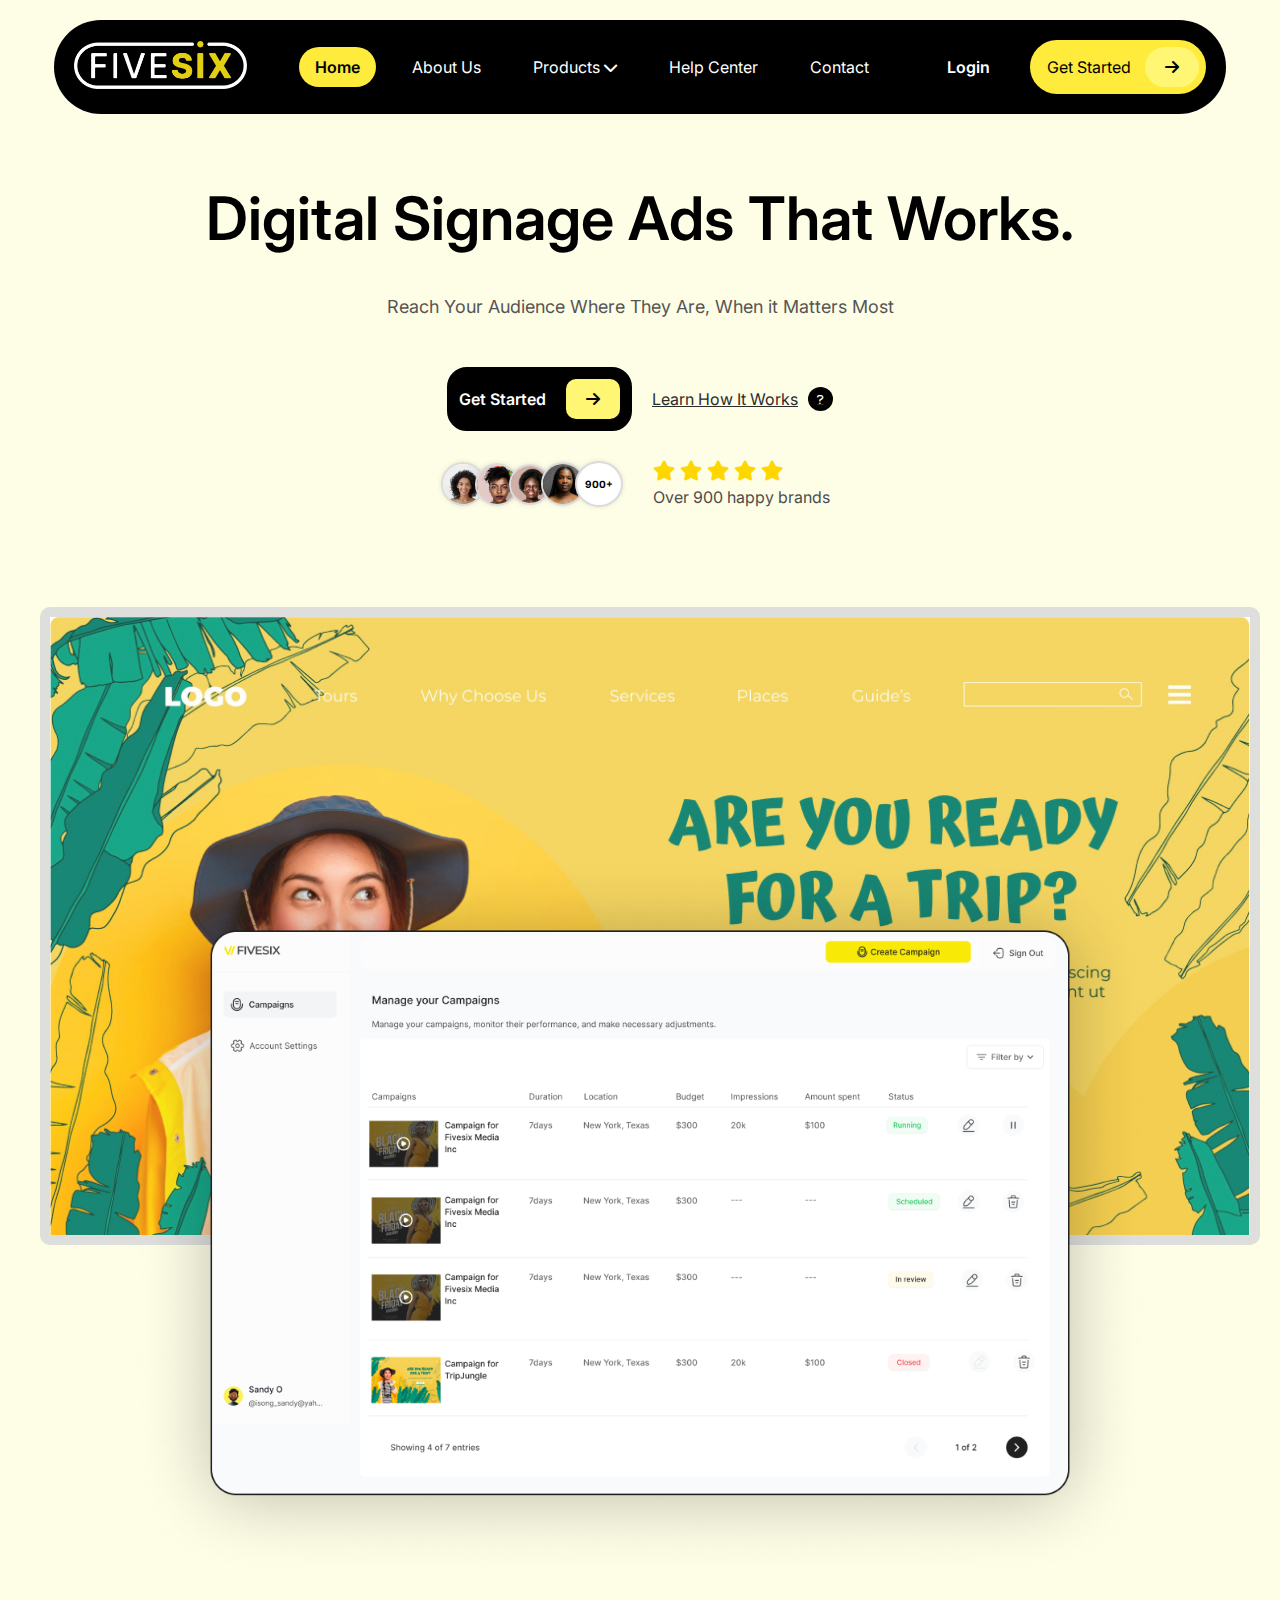
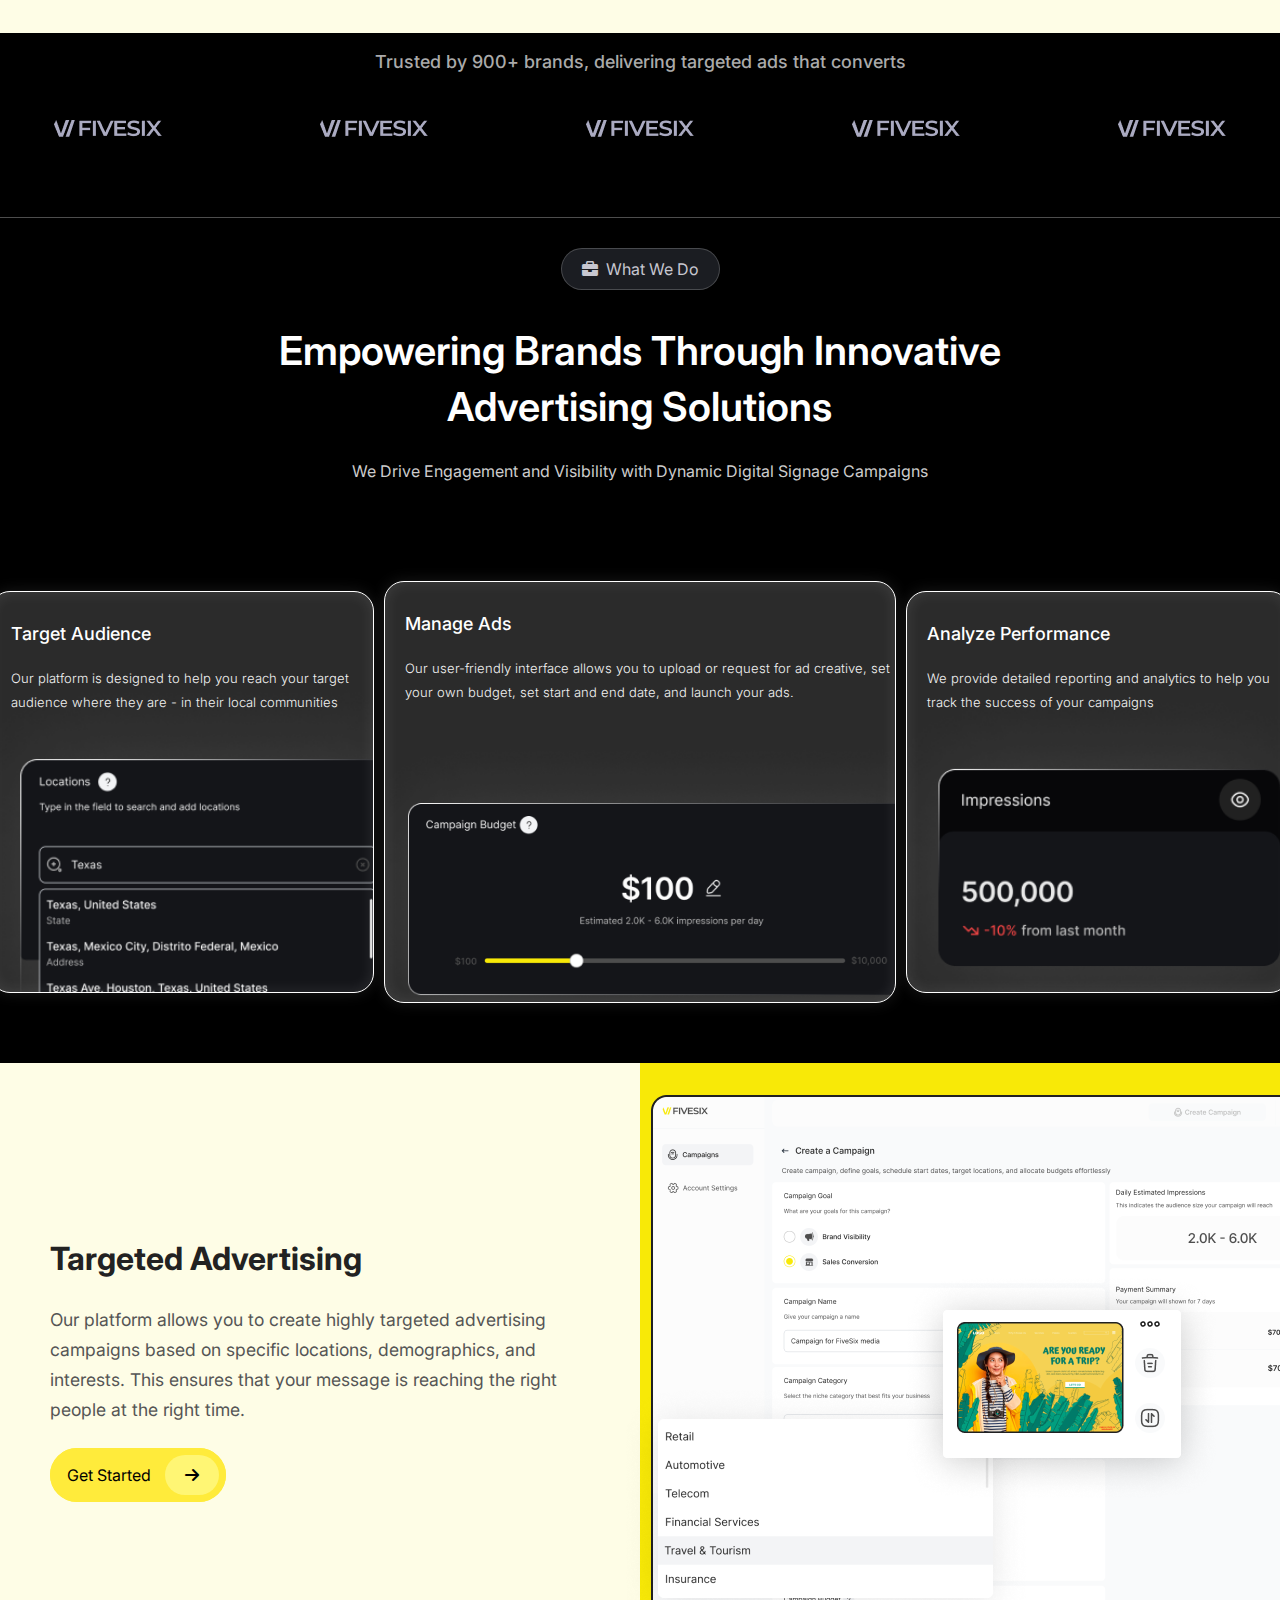
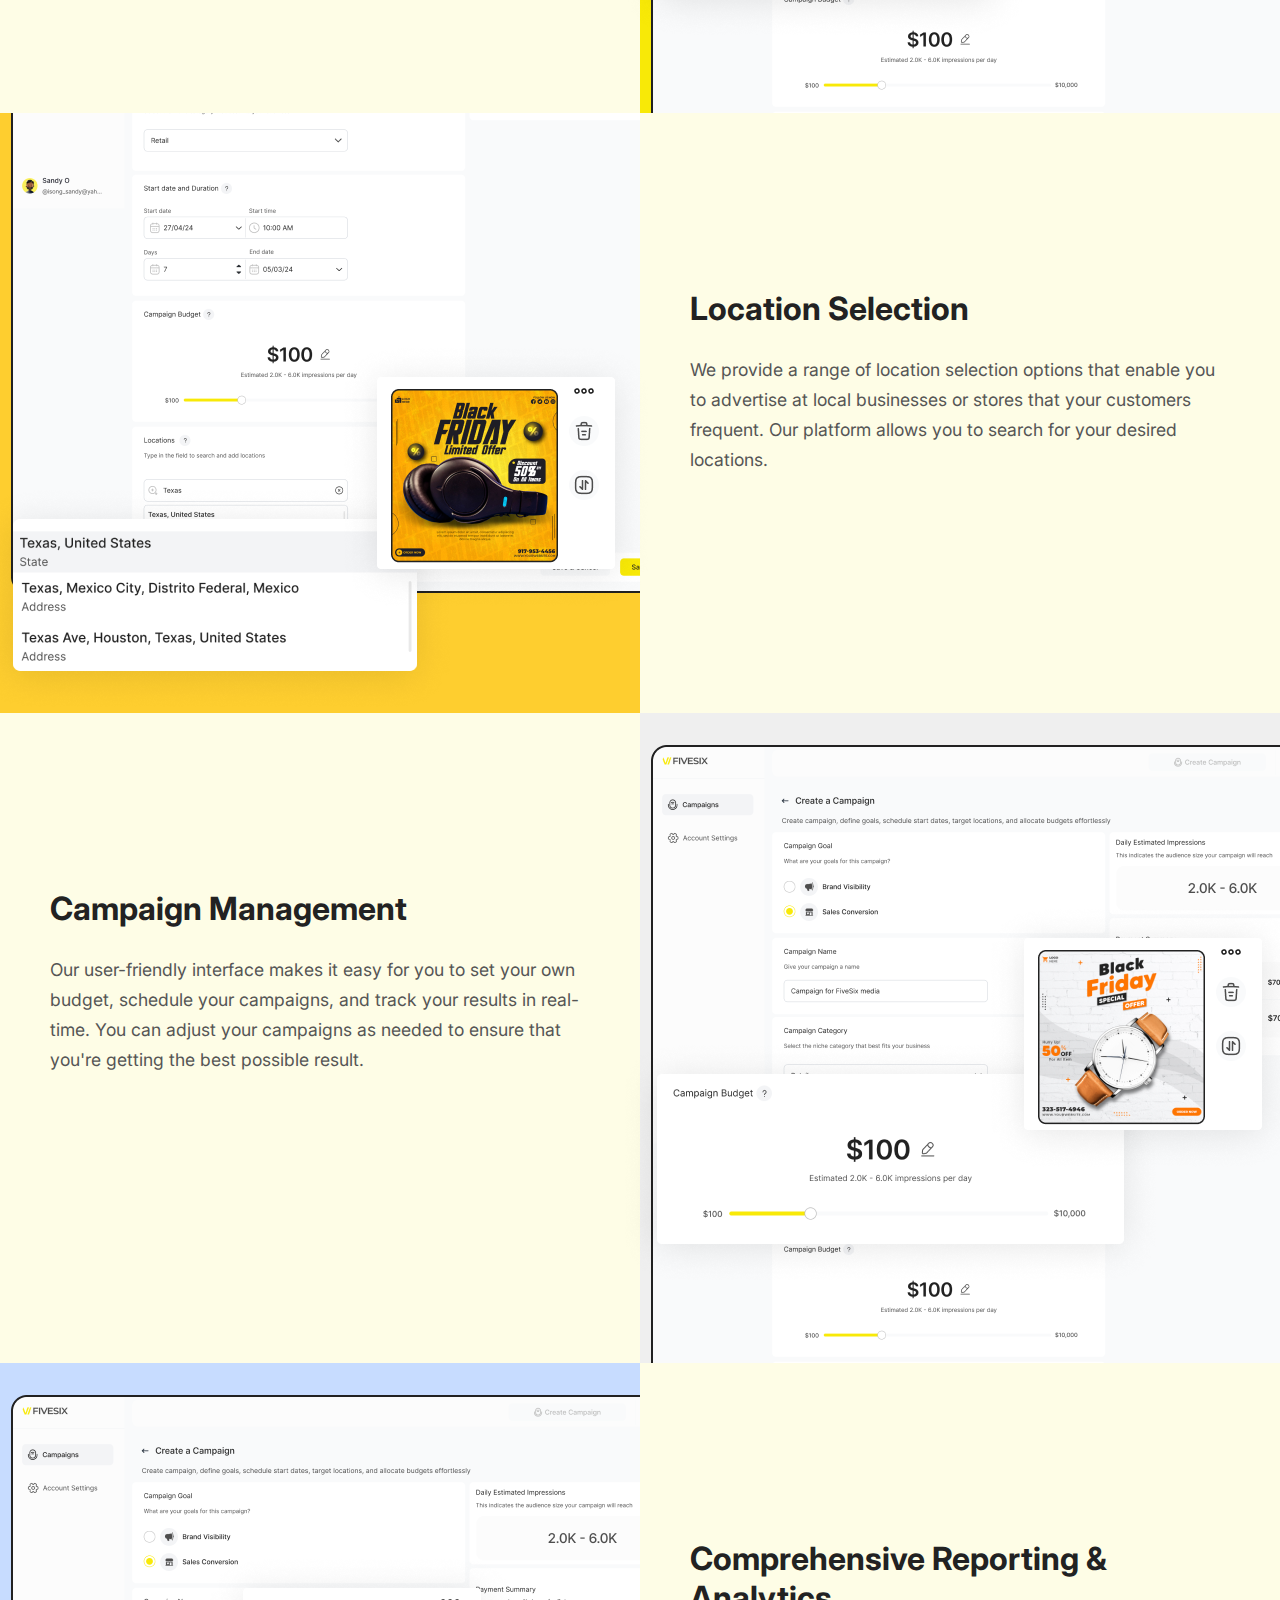
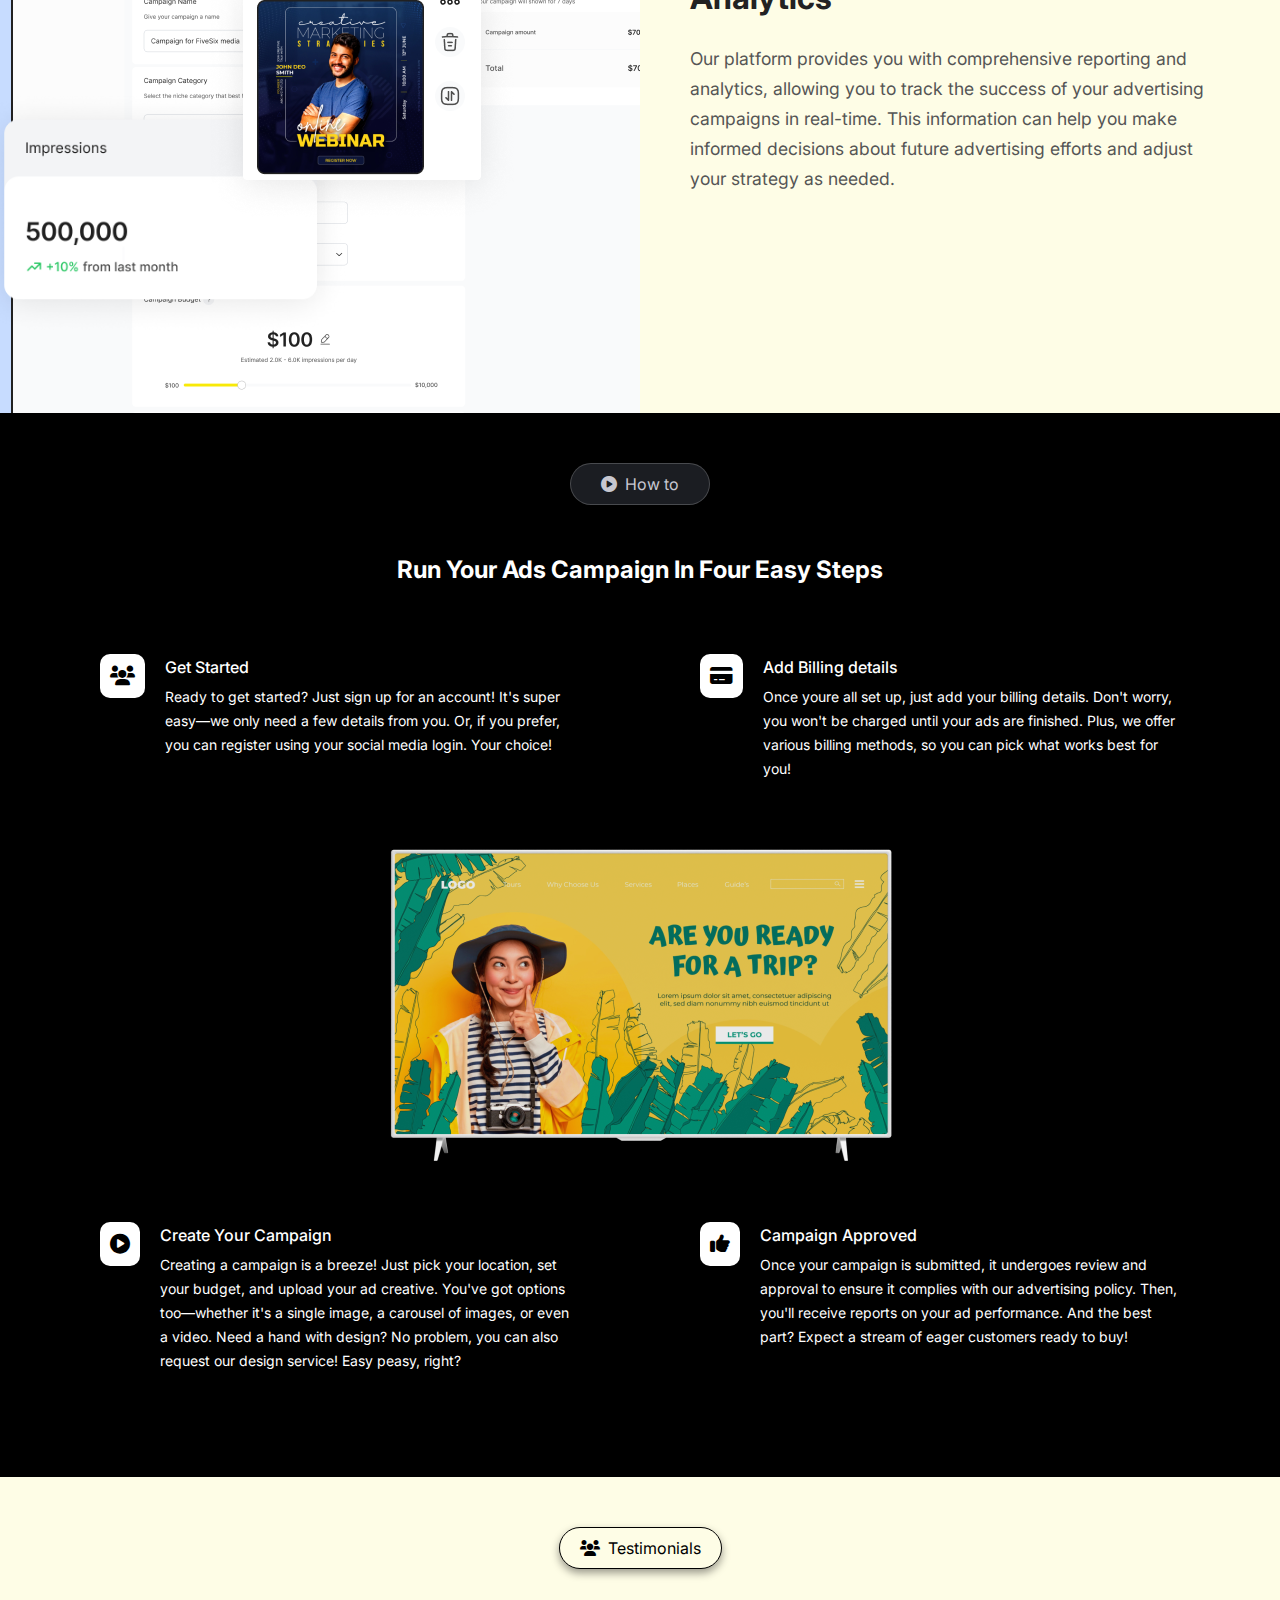
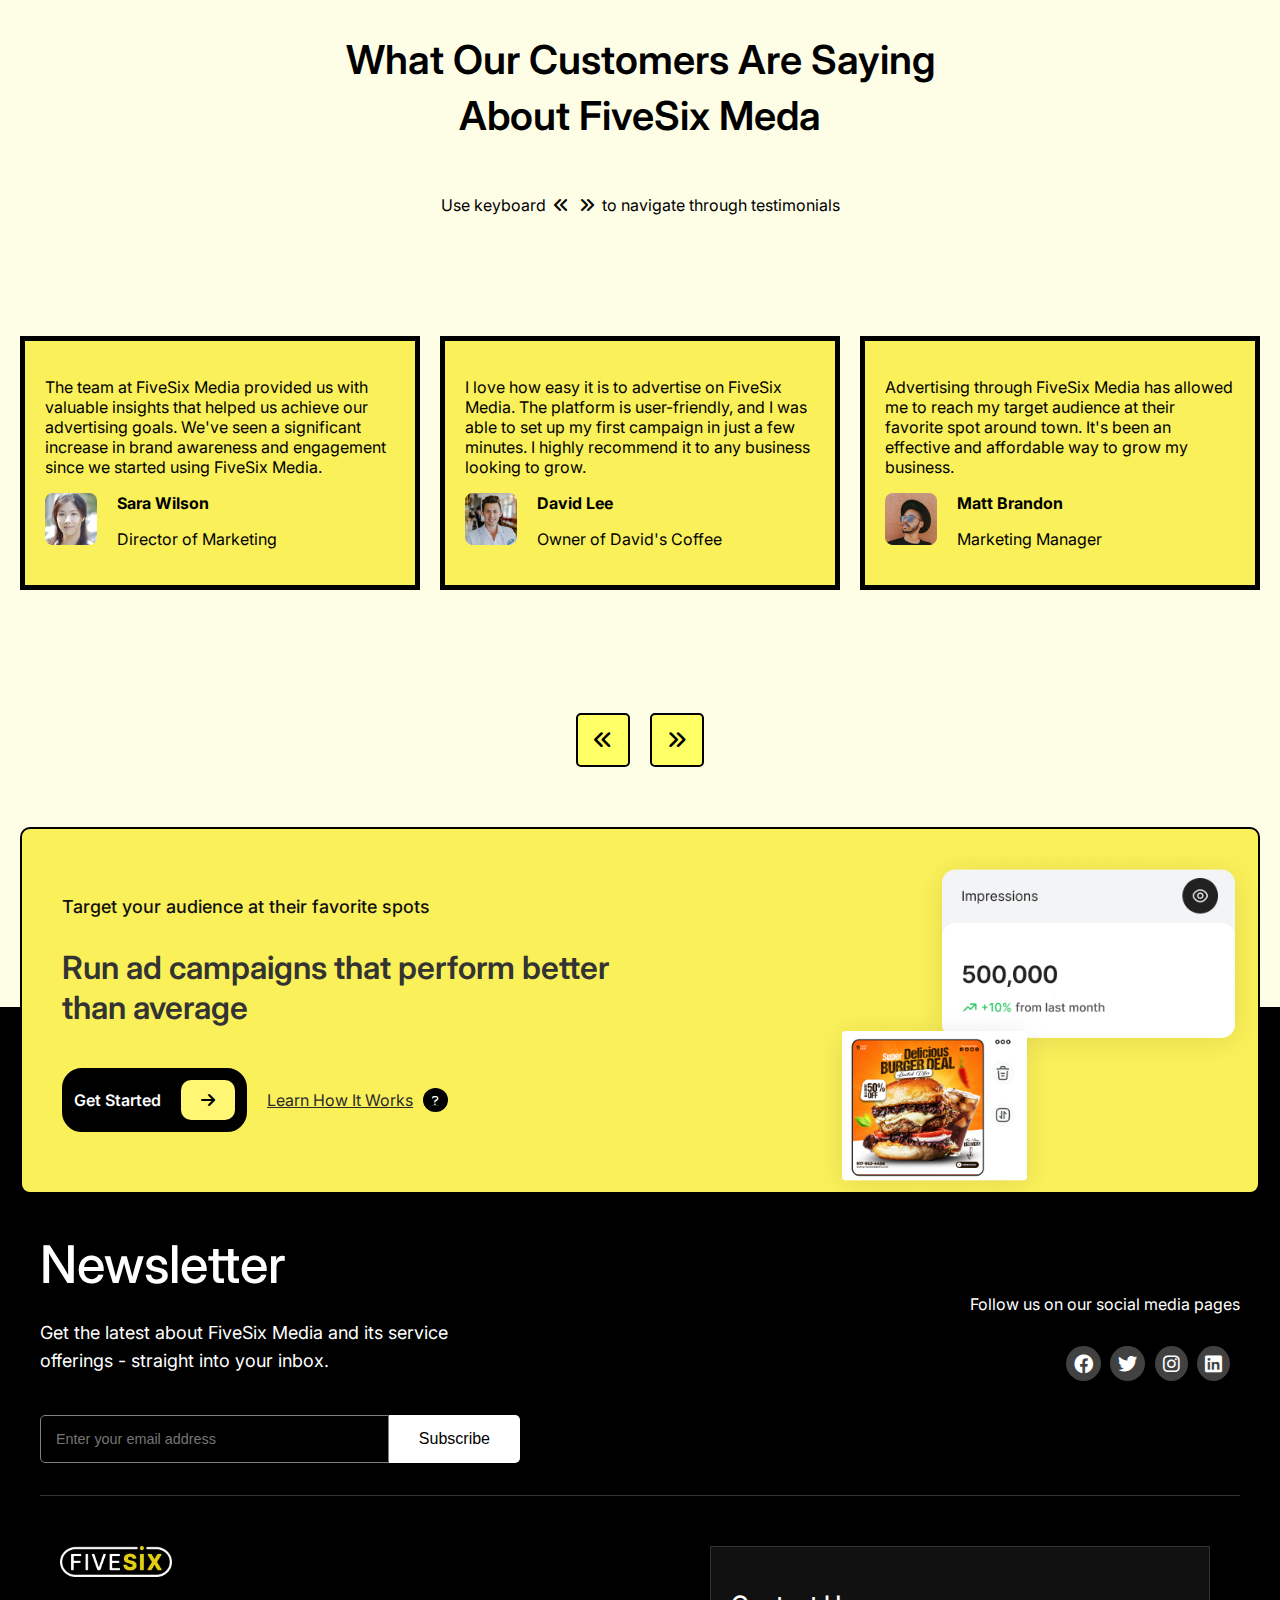
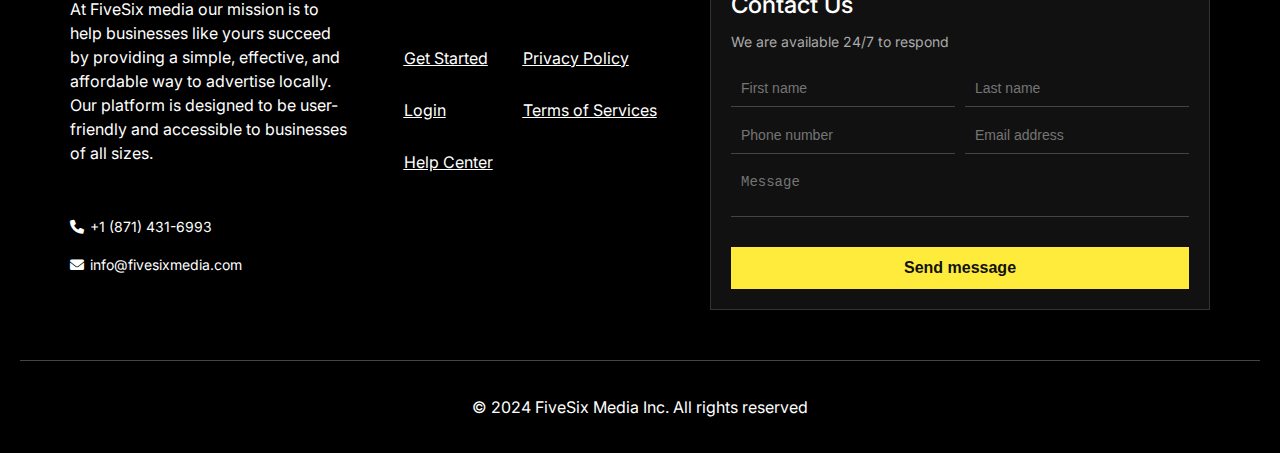
<file: index.html>
<!DOCTYPE html>
<html lang="en">
<head>
    <meta charset="UTF-8">
    <meta name="viewport" content="width=device-width, initial-scale=1.0">
    <title>FiveSix | Home</title>
    <link href="https://fonts.googleapis.com/css2?family=Inter:wght@400;700&display=swap" rel="stylesheet">
    <link rel="stylesheet" href="https://cdnjs.cloudflare.com/ajax/libs/font-awesome/6.0.0-beta3/css/all.min.css">
    <link rel="stylesheet" href="/Styles/index.css">
</head>
<body>
    
    <header class="header">
        <div class="header-inner">
            <div class="logo"><img src="/Assets/header/logo.png" alt="FiveSix Logo"></div>
            <nav class="nav-links">
                <a href="/index.html" class="active">Home</a>
                <a href="/Pages/about-us.html">About Us</a>
                <div class="dropdown">
                    <a href="/Pages/products.html" class="dropdown-toggle">Products <i class="fa fa-chevron-down" style="font-size: 15px;"></i></a>
                    <div class="dropdown-menu">
                        <a href="#">Platform</a>
                        <a href="/Pages/byotv.html">BYOTV</a>
                        <a href="/Pages/companion.html">Companion</a>
                    </div>
                </div>
                <a href="/Pages/help-center.html">Help Center</a>
                <a href="/Pages/contact.html">Contact</a>
            </nav>
            
            <div class="right-menu">
                <a class="login-button" href="#">Login</a>
                <a class="button get-started" href="#">Get Started <span class="arrow"><i class="fas fa-arrow-right"></i></span></a>
            </div>
    
            <!-- Hamburger Icon -->
             <div class="icon-side">
                <a class="login-button" href="#">Login</a>
                <div class="hamburger" onclick="toggleMenu()">
                    <i class="fas fa-bars"></i>
                </div>
            </div>
        </div>
    
        <!-- Flyout Menu -->
        <div class="flyout-menu" id="flyoutMenu">
            <!-- Close Button -->
            <div class="close-button" onclick="toggleMenu()">
                <i class="fas fa-times"></i>
            </div>
            <div class="flyout-content">
                <nav class="nav-links">
                    <a href="/index.html" class="active">Home</a>
                    <a href="/Pages/about-us.html">About Us</a>
                    <div class="dropdown">
                        <a href="/Pages/products.html" class="dropdown-toggle">Products <i class="fa fa-chevron-down" style="font-size: 15px;"></i></a>
                        <div class="dropdown-menu">
                            <a href="#">Platform</a>
                            <a href="/Pages/byotv.html">BYOTV</a>
                            <a href="/Pages/companion.html">Companion</a>
                        </div>
                    </div>
                    <a href="/Pages/help-center.html">Help Center</a>
                    <a href="/Pages/contact.html">Contact</a>
                </nav>
                <div class="right-menu">
                    <a class="login-button" href="#">Login</a>
                    <a class="button get-started" href="#">Get Started <span class="arrow"><i class="fas fa-arrow-right"></i></span></a>
                </div>
            </div>
        </div>
    </header>


    <section class="hero-section">
        <div class="hero-content">
            <h1>Digital Signage Ads That Works.</h1>
            <p>Reach Your Audience Where They Are, When it Matters Most</p>
            <div class="hero-buttons">
                <a class="button get-started" id="sec-button" href="#">Get Started <span class="arrow" id="sec-arrow"><i class="fas fa-arrow-right"></i></span></a>
                <a href="#" class="learn-more-button">Learn How It Works <i class="fas fa-question"></i></a>
            </div>
            <div class="testimonial-container">
                <div class="image-group">
                    <img src="/Assets/index/section1/w1.png" alt="Customer 1" class="profile-img">
                    <img src="/Assets/index/section1/w2.png" alt="Customer 2" class="profile-img">
                    <img src="/Assets/index/section1/w3.png" alt="Customer 3" class="profile-img">
                    <img src="/Assets/index/section1/w4.png" alt="Customer 4" class="profile-img">
                    <div class="count-overlay">900+</div>
                </div>
                <div class="rating-text">
                    <div class="stars">
                        <i class="fas fa-star"></i>
                        <i class="fas fa-star"></i>
                        <i class="fas fa-star"></i>
                        <i class="fas fa-star"></i>
                        <i class="fas fa-star"></i>
                    </div>
                    <p>Over 900 happy brands</p>
                </div>
            </div>            

        </div>
    </section> 
    
    <section class="sec-section">
        <div class="background-image">
            <img src="/Assets/index/section2/1.jpg" alt="Background Image">
        </div>
        <div class="overlay-image">
            <img src="/Assets/index/section2/2.png" alt="Dashboard Image">
        </div>
    </section> 
    
    <section class="third-section">
        <div class="before-section-title">
            <div class="trusted-brands">
                <p>Trusted by 900+ brands, delivering targeted ads that converts</p>
            </div>
            <div class="logo-images">
                <img src="/Assets/index/section3/brand-logo.png">
                <img src="/Assets/index/section3/brand-logo.png">
                <img src="/Assets/index/section3/brand-logo.png">
                <img src="/Assets/index/section3/brand-logo.png">
                <img src="/Assets/index/section3/brand-logo.png">
            </div>
        </div>
        <div class="custom-button">
            <span class="icon"><i class="fas fa-briefcase"></i></span>
            What We Do
        </div>      
        <div class="section-title">
            <h2>Empowering Brands Through Innovative Advertising Solutions</h2>
            <p>We Drive Engagement and Visibility with Dynamic Digital Signage Campaigns</p>
        </div>
        <div class="cards-container">
            <div class="card small-card card1">
                <h3>Target Audience</h3>
                <p>Our platform is designed to help you reach your target audience where they are - in their local communities</p>
            </div>
            <div class="card large-card  card2">
                <h3>Manage Ads</h3>
                <p>Our user-friendly interface allows you to upload or request for ad creative, set your own budget, set start and end date, and launch your ads.</p>
            </div>
            <div class="card small-card card3">
                <h3>Analyze Performance</h3>
                <p>We provide detailed reporting and analytics to help you track the success of your campaigns</p>
            </div>
        </div>
    </section>

    <section class="fourth-section">
        <div class="side1">
            <div class="content-wrapper">
                <div class="text-content">
                    <h2>Targeted Advertising</h2>
                    <p>
                        Our platform allows you to create highly targeted advertising campaigns based on specific locations, demographics, and interests. This ensures that your message is reaching the right people at the right time.
                    </p>
                    <a class="button get-started" href="#">Get Started <span class="arrow"><i class="fas fa-arrow-right"></i></span></a>
                </div>
            </div>
        </div>

        <div class="side2">
            <img class="img1" src="/Assets/index/section4/1.png" alt="">
            <img class="img2" src="/Assets/index/section4/2.png" alt="">
        </div>

        <div class="side3">
            <img class="img1" src="/Assets/index/section4/3.png" alt="">
            <img class="img2" src="/Assets/index/section4/4.png" alt="">
        </div>

        <div class="side4">
            <div class="content-wrapper">
                <div class="text-content">
                    <h2>Location Selection</h2>
                    <p>
                        We provide a range of location selection options that enable you to advertise at local businesses or stores that your customers frequent. Our platform allows you to search for your desired locations. 
                    </p>
                </div>
            </div>
        </div>

        <div class="side5">
            <div class="content-wrapper">
                <div class="text-content">
                    <h2>Campaign Management</h2>
                    <p>
                        Our user-friendly interface makes it easy for you to set your own budget, schedule your campaigns, and track your results in real-time. You can adjust your campaigns as needed to ensure that you're getting the best possible result.
                    </p>
                </div>
            </div>
        </div>

        <div class="side6">
            <img class="img1" src="/Assets/index/section4/5.png" alt="">
            <img class="img2" src="/Assets/index/section4/6.png" alt="">
        </div>

        <div class="side7">
            <img class="img1" src="/Assets/index/section4/7.png" alt="">
            <img class="img2" src="/Assets/index/section4/8.png" alt="">
        </div>

        <div class="side8">
            <div class="content-wrapper">
                <div class="text-content">
                    <h2>Comprehensive Reporting & Analytics</h2>
                    <p>
                        Our platform provides you with comprehensive reporting and analytics, allowing you to track the success of your advertising campaigns in real-time. This information can help you make informed decisions about future advertising efforts and adjust your strategy as needed.
                    </p>
                </div>
            </div>
        </div>

    </section>

    <section class="fifth-section">

        <div class="custom-button" style="padding-right: 30px; padding-left: 30px;">
            <span class="icon"><i class="fa-solid fa-circle-play"></i></span>
            How to
        </div>  

        <div class="section-title" style="color: white;">
            <h2>Run Your Ads Campaign In Four Easy Steps</h2>
        </div>

        <div class="content-div">
            <div class="box">
                <div class="icon"><i class="fas fa-users"></i></div>
                <div class="box-data">
                    <h3>Get Started</h3>
                    <p>Ready to get started? Just sign up for an account! It's super easy—we only need a few details from you. Or, if you prefer, you can register using your social media login. Your choice!</p>  
                </div>
            </div>
            <div class="box">
                <div class="icon"><i class="fas fa-credit-card"></i></div>
                <div class="box-data">
                    <h3>Add Billing details</h3>
                    <p>Once youre all set up, just add your billing details. Don't worry, you won't be charged until your ads are finished. Plus, we offer various billing methods, so you can pick what works best for you!</p>  
                </div>
            </div>
        </div>

        <div class="img-div"><img src="/Assets/index/section5/1.png" alt="TV"></div>

        <div class="content-div">
            <div class="box">
                <div class="icon"><i class="fas fa-play-circle"></i></div>
                <div class="box-data">
                    <h3>Create Your Campaign</h3>
                    <p>Creating a campaign is a breeze! Just pick your location, set your budget, and upload your ad creative. You've got options too—whether it's a single image, a carousel of images, or even a video. Need a hand with design? No problem, you can also request our design service! Easy peasy, right?</p>  
                </div>
            </div>
            <div class="box">
                <div class="icon"><i class="fas fa-thumbs-up"></i></div>
                <div class="box-data">
                    <h3>Campaign Approved</h3>
                    <p>Once your campaign is submitted, it undergoes review and approval to ensure it complies with our advertising policy. Then, you'll receive reports on your ad performance. And the best part? Expect a stream of eager customers ready to buy!</p>  
                </div>
            </div>
        </div>
    </section>

    <section class="sixth-section">

        <div class="custom-button" id="custom-button2">
            <span class="icon"><i class="fas fa-users"></i></span>
            Testimonials
        </div>  

        <div class="sixth-section-heading">
            <h2>What Our Customers Are Saying About FiveSix Meda</h2>
            <p>Use keyboard &nbsp;<i class="fas fa-angle-double-left"></i>&nbsp;&nbsp;&nbsp;<i class="fas fa-angle-double-right"></i> &nbsp;to navigate through testimonials</p>
        </div>

        <div class="carousel-section">
            <div class="carousel-wrapper">
                <div class="cards-carousel">
                    <p>The team at FiveSix Media provided us with valuable insights that helped us achieve our advertising goals. We've seen a significant increase in brand awareness and engagement since we started using FiveSix Media.</p>
                    <div class="testimonial-author">
                        <img src="/Assets/index/section6/1.png" alt="Sara Wilson">
                        <div class="testimonial-author-info">
                            <strong>Sara Wilson</strong>
                            <p>Director of Marketing</p>
                        </div>
                    </div>
                </div>
                <div class="cards-carousel">
                    <p>I love how easy it is to advertise on FiveSix Media. The platform is user-friendly, and I was able to set up my first campaign in just a few minutes. I highly recommend it to any business looking to grow.</p>
                    <div class="testimonial-author">
                        <img src="/Assets/index/section6/2.png" alt="David Lee">
                        <div class="testimonial-author-info">
                            <strong>David Lee</strong>
                            <p>Owner of David's Coffee</p>
                        </div>
                    </div>
                </div>
                <div class="cards-carousel">
                    <p>Advertising through FiveSix Media has allowed me to reach my target audience at their favorite spot around town. It's been an effective and affordable way to grow my business.</p>
                    <div class="testimonial-author">
                        <img src="/Assets/index/section6/3.png" alt="Matt Brandon">
                        <div class="testimonial-author-info">
                            <strong>Matt Brandon</strong>
                            <p>Marketing Manager</p>
                        </div>
                    </div>
                </div>
            </div>
        </div>
        
        <div class="buttons-carousel">
            <div id="prev-swiper-button" class="swiper-button">
                <i class="fas fa-angle-double-left"></i>
            </div>
            <div id="next-swiper-button" class="swiper-button">
                <i class="fas fa-angle-double-right"></i>
            </div>
        </div>
        

    </section>

    <footer>
        <section class="ad-campaign-section">
            <div class="content">
                <h4>Target your audience at their favorite spots</h4>
                <h2>Run ad campaigns that perform better than average</h2>
                <div class="hero-buttons" id="footer-button">
                    <a class="button get-started" id="sec-button" href="#">Get Started <span class="arrow" id="sec-arrow"><i class="fas fa-arrow-right"></i></span></a>
                    <a href="#" class="learn-more-button">Learn How It Works <i class="fas fa-question"></i> </a>
                </div>
            </div>
            <div class="overlay-elements">
                <img class="img1" src="/Assets/footer/2.png" alt="">
                <img class="img2" src="/Assets/footer/1.png" alt="">
            </div>
        </section>        

        <div class="footer-top">
            <div class="newsletter">
                <h2>Newsletter</h2>
                <p>Get the latest about FiveSix Media and its service offerings - straight into your inbox.</p>
                <form>
                    <input type="email" placeholder="Enter your email address" required>
                    <button type="submit">Subscribe</button>
                </form>
            </div>
            <div class="social-media">
                <p>Follow us on our social media pages</p>
                <div class="social-icons">
                    <a href="#"><i class="fab fa-facebook"></i></a>
                    <a href="#"><i class="fab fa-twitter"></i></a>
                    <a href="#"><i class="fab fa-instagram"></i></a>
                    <a href="#"><i class="fab fa-linkedin"></i></a>
                </div>                
            </div>
        </div>
        <div class="footer-bottom">
            <div class="company-info">
                <img src="/Assets/header/logo.png" alt="FiveSix Media Logo">
                <p class="tagline">At FiveSix media our mission is to help businesses like yours succeed by providing a simple, effective, and affordable way to advertise locally. Our platform is designed to be user-friendly and accessible to businesses of all sizes.</p>
                <p><i class="fa fa-phone"></i> +1 (871) 431-6993</p>
                <p><i class="fa fa-envelope"></i> info@fivesixmedia.com</p>
            </div>
            <div class="footer-links-wrapper">
                <div class="footer-links">
                    <a href="#">Get Started</a>
                    <a href="#">Login</a>
                    <a href="/Pages/help-center.html">Help Center</a>
                </div>
                <div class="footer-links">
                    <a href="#">Privacy Policy</a>
                    <a href="#">Terms of Services</a>
                </div>
            </div>
            <div class="contact-form">
                <h3>Contact Us</h3>
                <p>We are available 24/7 to respond</p>
                <form>
                    <input type="text" placeholder="First name" required>
                    <input type="text" placeholder="Last name" required>
                    <input type="tel" placeholder="Phone number" required>
                    <input type="email" placeholder="Email address" required>
                    <textarea placeholder="Message" required></textarea>
                    <button type="submit">Send message</button>
                </form>
            </div>
        </div>
        <div class="footer-copyright">
            <p>&copy; 2024 FiveSix Media Inc. All rights reserved</p>
        </div>
    </footer>
</body>
<script src="/Javascript/app.js"></script>
</html>
</file>
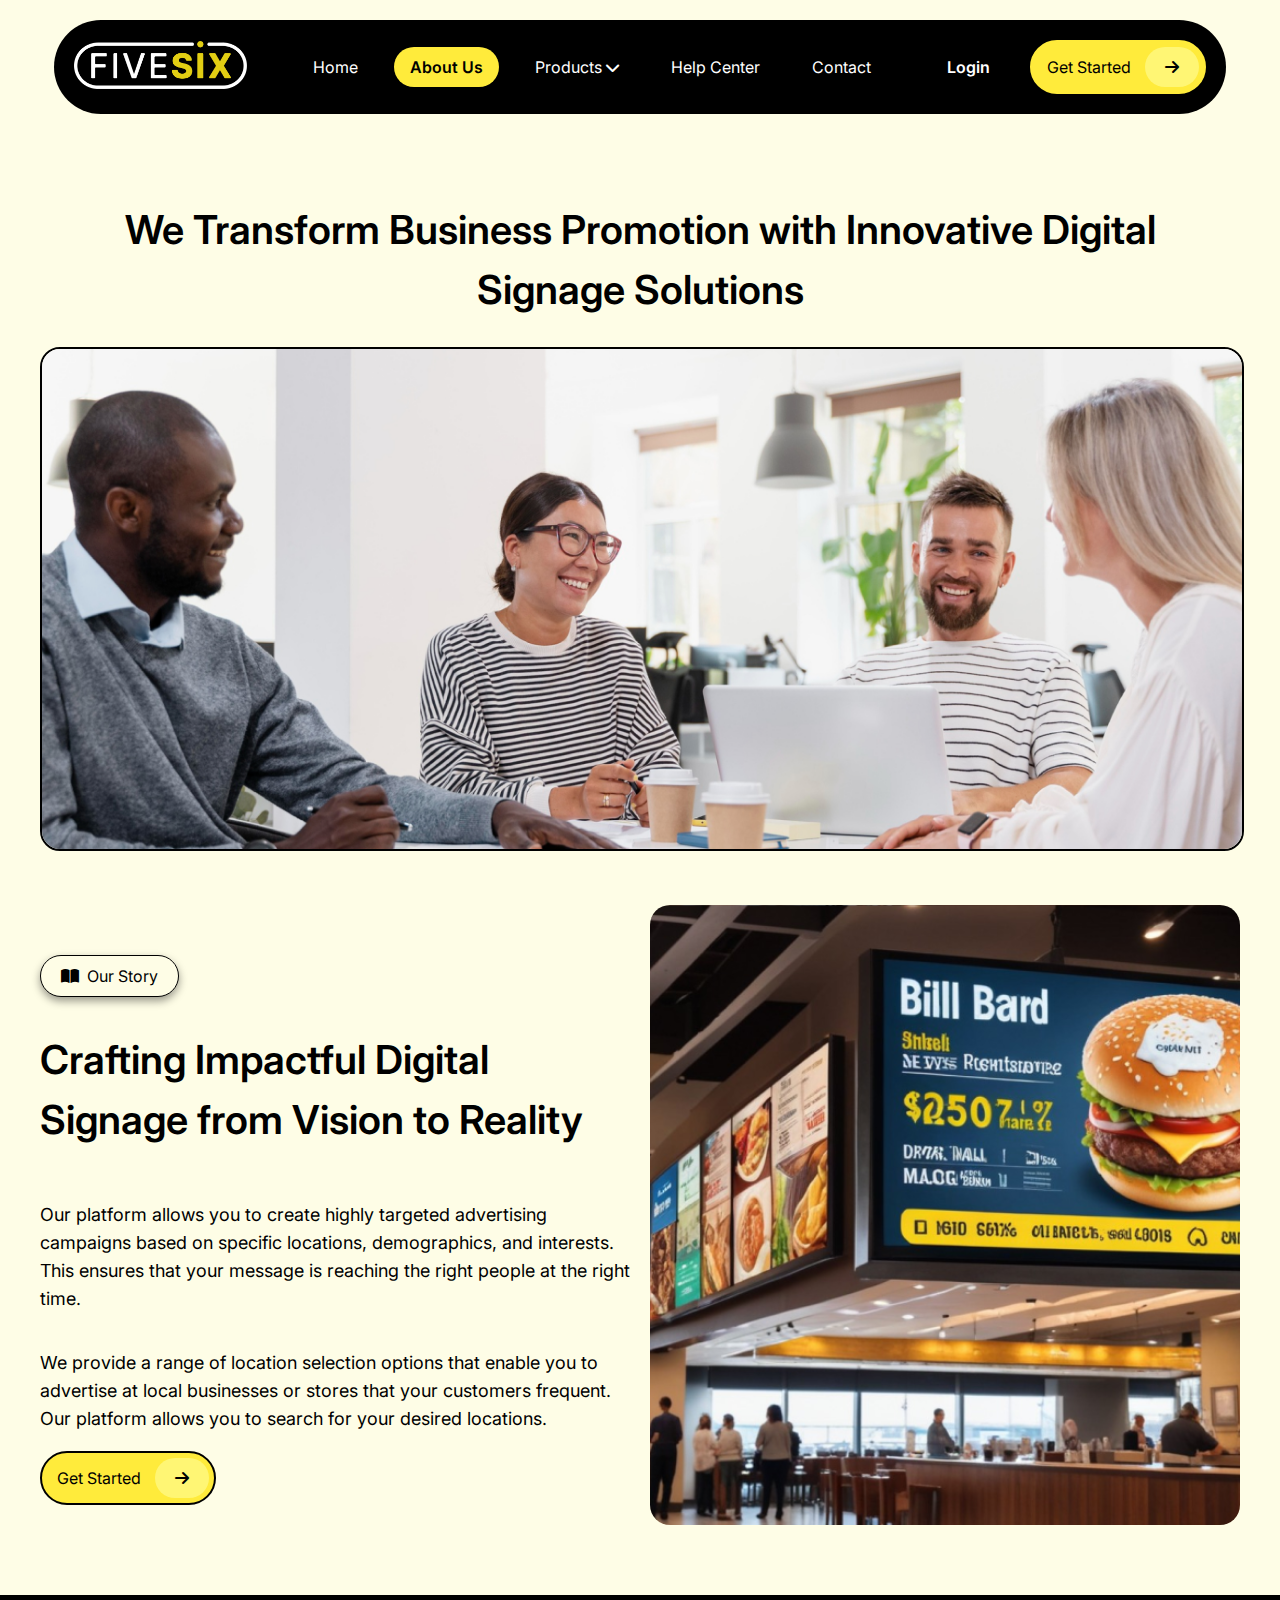
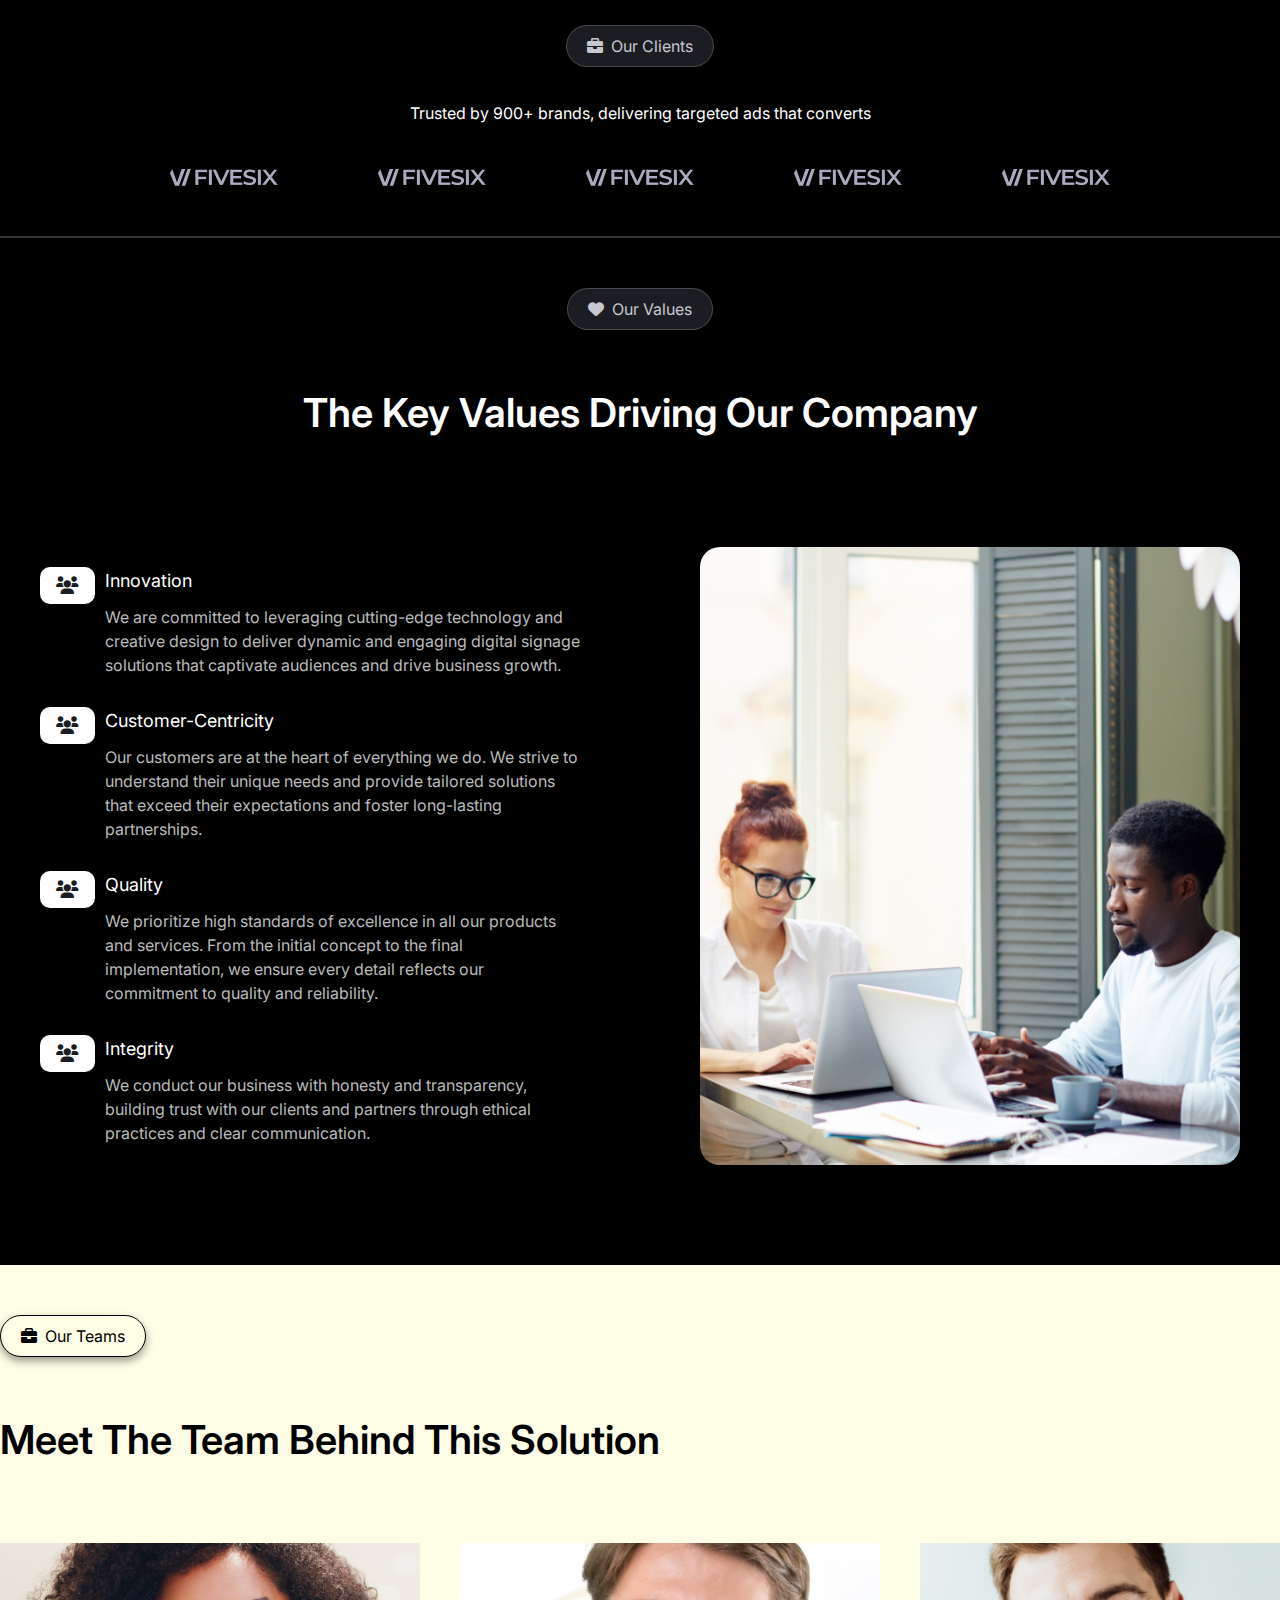
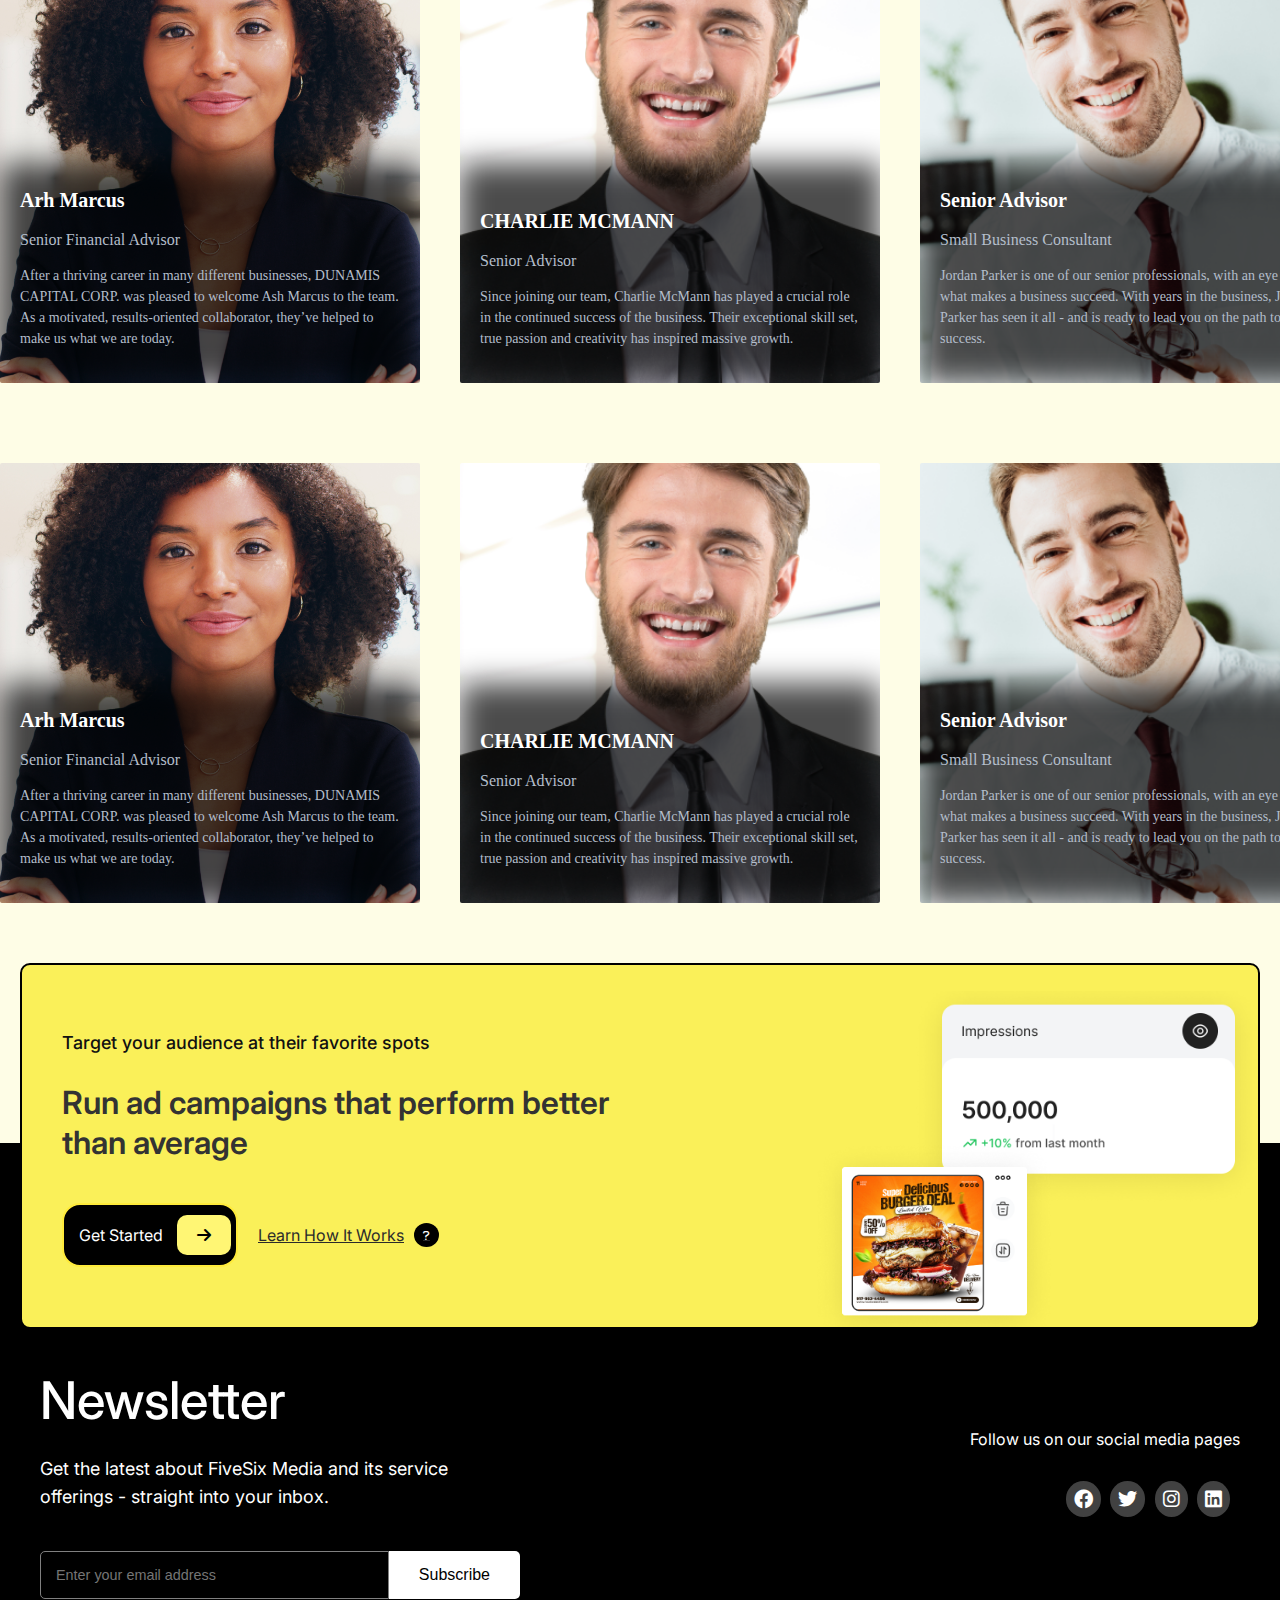
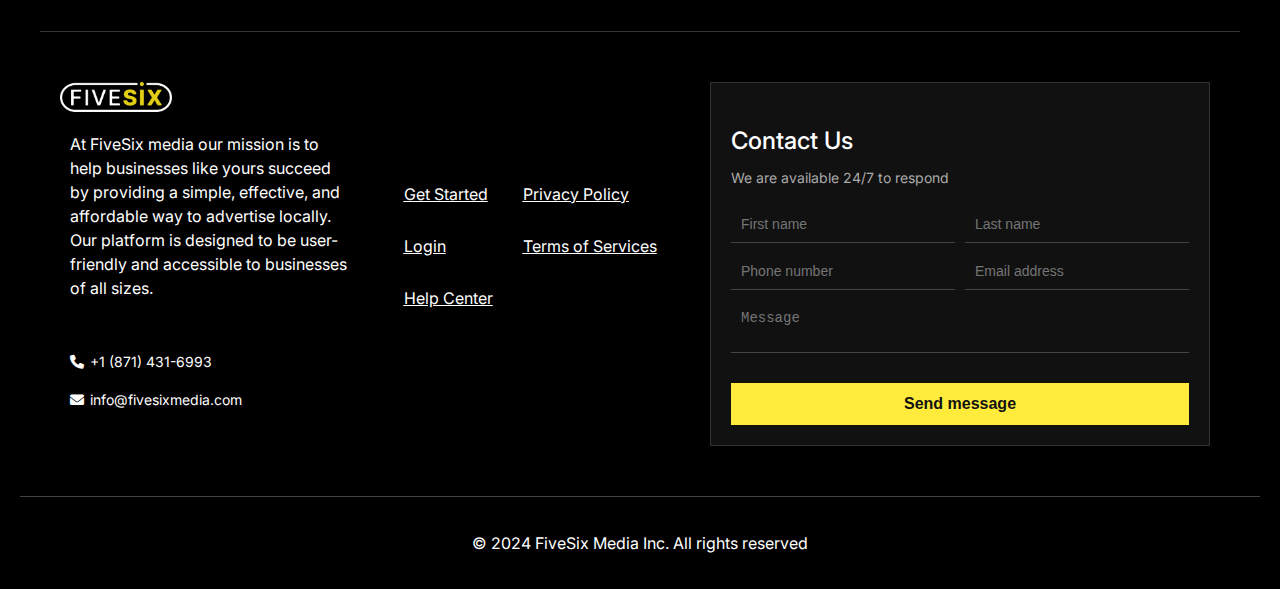
<file: Pages/about-us.html>
<!DOCTYPE html>
<html lang="en">
<head>
    <meta charset="UTF-8">
    <meta name="viewport" content="width=device-width, initial-scale=1.0">
    <title>FiveSix | About us</title>
    <link href="https://fonts.googleapis.com/css2?family=Inter:wght@400;700&display=swap" rel="stylesheet">
    <link rel="stylesheet" href="https://cdnjs.cloudflare.com/ajax/libs/font-awesome/6.0.0-beta3/css/all.min.css">
    <link rel="stylesheet" href="/Styles/about-us.css">
</head>
<body>

    <header class="header">
        <header class="header">
            <div class="header-inner">
                <div class="logo"><img src="/Assets/header/logo.png" alt="FiveSix Logo"></div>
                <nav class="nav-links">
                    <a href="/index.html" class="active">Home</a>
                    <a href="/Pages/about-us.html">About Us</a>
                    <div class="dropdown">
                        <a href="/Pages/products.html" class="dropdown-toggle">Products <i class="fa fa-chevron-down" style="font-size: 15px;"></i></a>
                        <div class="dropdown-menu">
                            <a href="#">Platform</a>
                            <a href="/Pages/byotv.html">BYOTV</a>
                            <a href="/Pages/companion.html">Companion</a>
                        </div>
                    </div>
                    <a href="/Pages/help-center.html">Help Center</a>
                    <a href="/Pages/contact.html">Contact</a>
                </nav>
                
                <div class="right-menu">
                    <a class="login-button" href="#">Login</a>
                    <a class="button get-started" href="#">Get Started <span class="arrow"><i class="fas fa-arrow-right"></i></span></a>
                </div>
        
                <!-- Hamburger Icon -->
                 <div class="icon-side">
                    <a class="login-button" href="#">Login</a>
                    <div class="hamburger" onclick="toggleMenu()">
                        <i class="fas fa-bars"></i>
                    </div>
                </div>
            </div>
        
            <!-- Flyout Menu -->
            <div class="flyout-menu" id="flyoutMenu">
                <!-- Close Button -->
                <div class="close-button" onclick="toggleMenu()">
                    <i class="fas fa-times"></i>
                </div>
                <div class="flyout-content">
                    <nav class="nav-links">
                        <a href="/index.html" class="active">Home</a>
                        <a href="/Pages/about-us.html">About Us</a>
                        <div class="dropdown">
                            <a href="/Pages/products.html" class="dropdown-toggle">Products <i class="fa fa-chevron-down" style="font-size: 15px;"></i></a>
                            <div class="dropdown-menu">
                                <a href="#">Platform</a>
                                <a href="/Pages/byotv.html">BYOTV</a>
                                <a href="/Pages/companion.html">Companion</a>
                            </div>
                        </div>
                        <a href="/Pages/help-center.html">Help Center</a>
                        <a href="/Pages/contact.html">Contact</a>
                    </nav>
                    <div class="right-menu">
                        <a class="login-button" href="#">Login</a>
                        <a class="button get-started" href="#">Get Started <span class="arrow"><i class="fas fa-arrow-right"></i></span></a>
                    </div>
                </div>
            </div>
        </header>
    
    
        <!-- Flyout Menu -->
        <div class="flyout-menu" id="flyoutMenu">
            <!-- Close Button -->
            <div class="close-button" onclick="toggleMenu()">
                <i class="fas fa-times"></i>
            </div>
            <div class="flyout-content">
                <nav class="nav-links">
                    <a href="/index.html" class="active">Home</a>
                    <a href="/Pages/about-us.html">About Us</a>
                    <div class="dropdown">
                        <a href="/Pages/products.html" class="dropdown-toggle">Products <i class="fa fa-chevron-down" style="font-size: 15px;"></i></a>
                        <div class="dropdown-menu">
                            <a href="/Pages/product1.html">Product 1</a>
                            <a href="/Pages/product2.html">Product 2</a>
                            <a href="/Pages/product3.html">Product 3</a>
                        </div>
                    </div>
                    <a href="/Pages/help-center.html">Help Center</a>
                    <a href="/Pages/contact.html">Contact</a>
                </nav>
                <div class="right-menu">
                    <a class="login-button" href="#">Login</a>
                    <a class="button get-started" href="#">Get Started <span class="arrow"><i class="fas fa-arrow-right"></i></span></a>
                </div>
            </div>
        </div>
    </header>



    <section class="hero-section">
        <div class="hero-content1">
            <h1>We Transform Business Promotion with Innovative Digital Signage Solutions</h1>
            <div class="hero-image">
                <img src="/Assets/About-us/section1/1.png" alt="Team meeting" />
            </div>
        </div>
        <div class="hero-content2">
            <div class="hero-content2-1">
                <div class="custom-button" id="custom-button2">
                    <span class="icon"><i class="fas fa-book-open"></i></span>
                    Our Story
                </div> 
                <h2>Crafting Impactful Digital Signage from Vision to Reality</h2>
                <p>Our platform allows you to create highly targeted advertising campaigns based on specific locations, demographics, and interests. This ensures that your message is reaching the right people at the right time.</p>
                <p>We provide a range of location selection options that enable you to advertise at local businesses or stores that your customers frequent. Our platform allows you to search for your desired locations.</p>
                <a class="button get-started" href="#">Get Started <span class="arrow"><i class="fas fa-arrow-right"></i></span></a>
            </div>
            <div class="hero-content2-2"></div>
        </div>
    </section>   
    
    <section class="sec-section">
        <div class="custom-button">
            <span class="icon"><i class="fas fa-briefcase"></i></span>
            Our Clients
        </div>
        <div class="before-section-title">
            <div class="trusted-brands">
                <p>Trusted by 900+ brands, delivering targeted ads that converts</p>
            </div>
            <div class="logo-images">
                <img src="/Assets/index/section3/brand-logo.png">
                <img src="/Assets/index/section3/brand-logo.png">
                <img src="/Assets/index/section3/brand-logo.png">
                <img src="/Assets/index/section3/brand-logo.png">
                <img src="/Assets/index/section3/brand-logo.png">
            </div>
        </div>

        <div class="custom-button">
            <span class="icon"><i class="fas fa-heart"></i></span>
            Our Values
        </div>
        <h2 class="sec-heading">The Key Values Driving Our Company</h2>
        <div class="sec-content2">
            <div class="sec-content2-1">
               <div class="value">
                  <div class="value-icon"> 
                    <span class="value-icon"><i class="fas fa-users"></i></span>
                  </div>
                  <div class="value-content">
                    <h2>Innovation</h2>
                    <p>We are committed to leveraging cutting-edge technology and creative design to deliver dynamic and engaging digital signage solutions that captivate audiences and drive business growth.</p>
                  </div>
               </div>

               <div class="value">
                    <div class="value-icon"> 
                    <span class="value-icon"><i class="fas fa-users"></i></span>
                    </div>
                    <div class="value-content">
                    <h2>Customer-Centricity</h2>
                    <p>Our customers are at the heart of everything we do. We strive to understand their unique needs and provide tailored solutions that exceed their expectations and foster long-lasting partnerships.</p>
                    </div>
                </div>

                <div class="value">
                    <div class="value-icon"> 
                      <span class="value-icon"><i class="fas fa-users"></i></span>
                    </div>
                    <div class="value-content">
                      <h2>Quality</h2>
                      <p>We prioritize high standards of excellence in all our products and services. From the initial concept to the final implementation, we ensure every detail reflects our commitment to quality and reliability.</p>
                    </div>
                 </div>

                 <div class="value">
                    <div class="value-icon"> 
                      <span class="value-icon"><i class="fas fa-users"></i></span>
                    </div>
                    <div class="value-content">
                      <h2>Integrity</h2>
                      <p>We conduct our business with honesty and transparency, building trust with our clients and partners through ethical practices and clear communication.</p>
                    </div>
                 </div>
            </div>
            <div class="sec-content2-2"></div>
        </div>

    </section>

    <section class="third-section"> 
        <div class="custom-button" id="custom-button2">
            <span class="icon"><i class="fas fa-briefcase"></i></span>
            Our Teams
        </div>
        <h2>Meet The Team Behind This Solution</h2>
        <div class="team-container">
            <div class="profile-card" style="background-image: url(/Assets/About-us/section3/1.png);">
                <div class="profile-text">
                    <h2>Arh Marcus</h2>
                    <p class="job-title">Senior Financial Advisor</p>
                    <p class="description">
                        After a thriving career in many different businesses, DUNAMIS CAPITAL CORP. was pleased to welcome Ash Marcus to the team. As a motivated, results-oriented collaborator, they’ve helped to make us what we are today.
                    </p>
                </div>
            </div>
            <div class="profile-card" style="background-image: url(/Assets/About-us/section3/2.png);">
                <div class="profile-text">
                    <h2>CHARLIE MCMANN</h2>
                    <p class="job-title">Senior Advisor</p>
                    <p class="description">
                        Since joining our team, Charlie McMann has played a crucial role in the continued success of the business. Their exceptional skill set, true passion and creativity has inspired massive growth.
                    </p>
                </div>
            </div>
            <div class="profile-card" style="background-image: url(/Assets/About-us/section3/3.png);">
                <div class="profile-text">
                    <h2>Senior Advisor</h2>
                    <p class="job-title">Small Business Consultant</p>
                    <p class="description">
                        Jordan Parker is one of our senior professionals, with an eye for what makes a business succeed. With years in the business, Jordan Parker has seen it all - and is ready to lead you on the path to success.
                    </p>
                </div>
            </div>
        
            <div class="profile-card" style="background-image: url(/Assets/About-us/section3/1.png);">
                <div class="profile-text">
                    <h2>Arh Marcus</h2>
                    <p class="job-title">Senior Financial Advisor</p>
                    <p class="description">
                        After a thriving career in many different businesses, DUNAMIS CAPITAL CORP. was pleased to welcome Ash Marcus to the team. As a motivated, results-oriented collaborator, they’ve helped to make us what we are today.
                    </p>
                </div>
            </div>
            <div class="profile-card" style="background-image: url(/Assets/About-us/section3/2.png);">
                <div class="profile-text">
                    <h2>CHARLIE MCMANN</h2>
                    <p class="job-title">Senior Advisor</p>
                    <p class="description">
                        Since joining our team, Charlie McMann has played a crucial role in the continued success of the business. Their exceptional skill set, true passion and creativity has inspired massive growth.
                    </p>
                </div>
            </div>
            <div class="profile-card" style="background-image: url(/Assets/About-us/section3/3.png);">
                <div class="profile-text">
                    <h2>Senior Advisor</h2>
                    <p class="job-title">Small Business Consultant</p>
                    <p class="description">
                        Jordan Parker is one of our senior professionals, with an eye for what makes a business succeed. With years in the business, Jordan Parker has seen it all - and is ready to lead you on the path to success.
                    </p>
                </div>
            </div>
        </div>

    </section>



    <footer>
        <section class="ad-campaign-section">
            <div class="content">
                <h4>Target your audience at their favorite spots</h4>
                <h2>Run ad campaigns that perform better than average</h2>
                <div class="hero-buttons" id="footer-button">
                    <a class="button get-started" id="third-button" href="#">Get Started <span class="arrow" id="sec-arrow"><i class="fas fa-arrow-right"></i></span></a>                    <a href="#" class="learn-more-button">Learn How It Works <i class="fas fa-question"></i> </a>
                </div>
            </div>
            <div class="overlay-elements">
                <img class="img1" src="/Assets/footer/2.png" alt="">
                <img class="img2" src="/Assets/footer/1.png" alt="">
            </div>
        </section>        

        <div class="footer-top">
            <div class="newsletter">
                <h2>Newsletter</h2>
                <p>Get the latest about FiveSix Media and its service offerings - straight into your inbox.</p>
                <form>
                    <input type="email" placeholder="Enter your email address" required>
                    <button type="submit">Subscribe</button>
                </form>
            </div>
            <div class="social-media">
                <p>Follow us on our social media pages</p>
                <div class="social-icons">
                    <a href="#"><i class="fab fa-facebook"></i></a>
                    <a href="#"><i class="fab fa-twitter"></i></a>
                    <a href="#"><i class="fab fa-instagram"></i></a>
                    <a href="#"><i class="fab fa-linkedin"></i></a>
                </div>                
            </div>
        </div>
        <div class="footer-bottom">
            <div class="company-info">
                <img src="/Assets/header/logo.png" alt="FiveSix Media Logo">
                <p class="tagline">At FiveSix media our mission is to help businesses like yours succeed by providing a simple, effective, and affordable way to advertise locally. Our platform is designed to be user-friendly and accessible to businesses of all sizes.</p>
                <p><i class="fa fa-phone"></i> +1 (871) 431-6993</p>
                <p><i class="fa fa-envelope"></i> info@fivesixmedia.com</p>
            </div>
            <div class="footer-links-wrapper">
                <div class="footer-links">
                    <a href="#">Get Started</a>
                    <a href="#">Login</a>
                    <a href="/Pages/help-center.html">Help Center</a>
                </div>
                <div class="footer-links">
                    <a href="#">Privacy Policy</a>
                    <a href="#">Terms of Services</a>
                </div>
            </div>
            <div class="contact-form">
                <h3>Contact Us</h3>
                <p>We are available 24/7 to respond</p>
                <form>
                    <input type="text" placeholder="First name" required>
                    <input type="text" placeholder="Last name" required>
                    <input type="tel" placeholder="Phone number" required>
                    <input type="email" placeholder="Email address" required>
                    <textarea placeholder="Message" required></textarea>
                    <button type="submit">Send message</button>
                </form>
            </div>
        </div>
        <div class="footer-copyright">
            <p>&copy; 2024 FiveSix Media Inc. All rights reserved</p>
        </div>
    </footer>
</body>
<script src="/Javascript/app.js"></script>
</html>
</file>
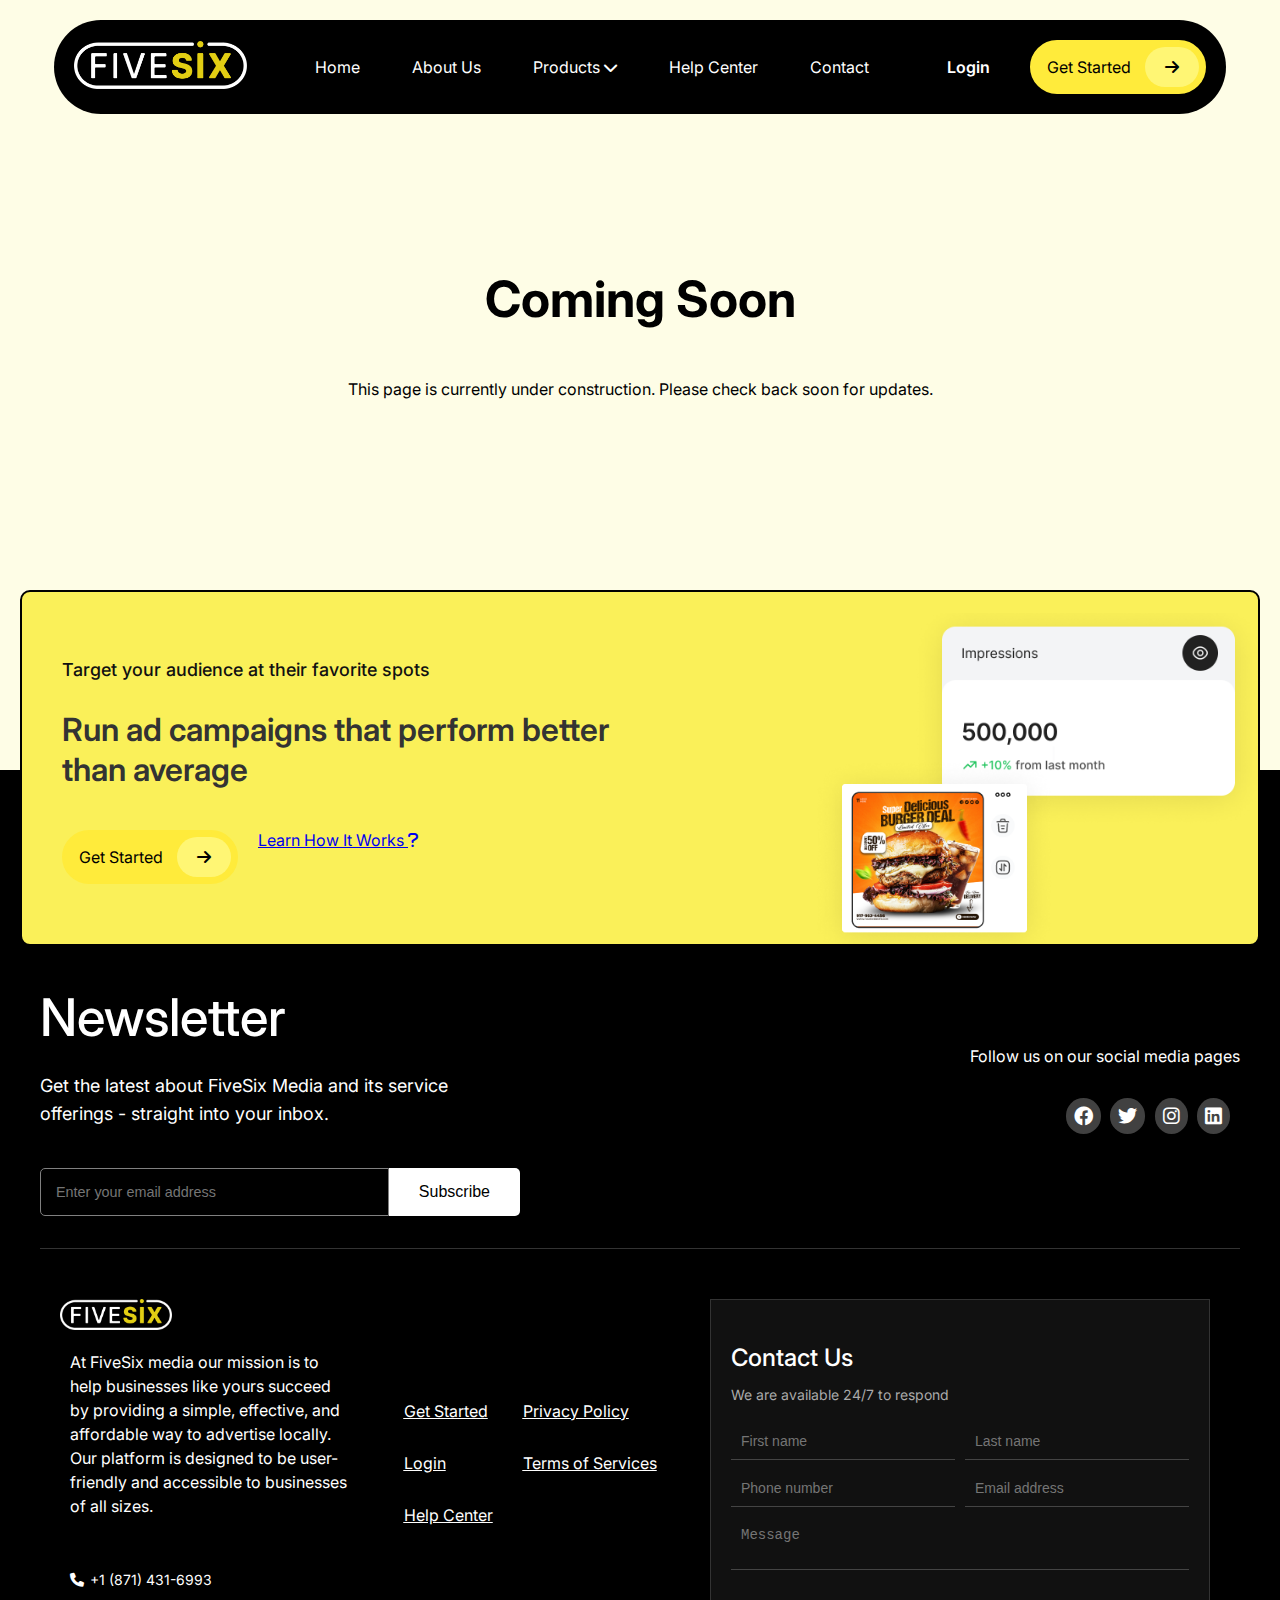
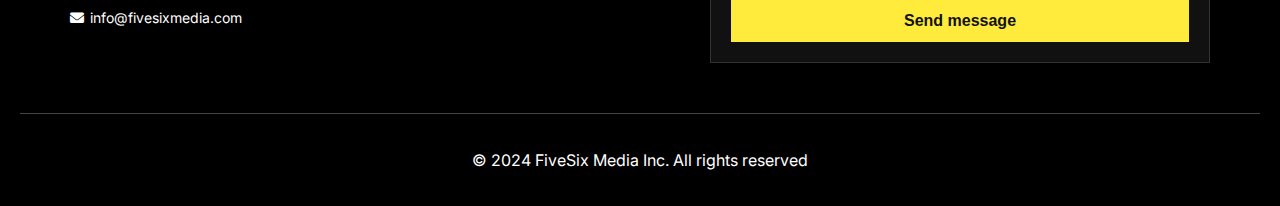
<file: Pages/byotv.html>
<!DOCTYPE html>
<html lang="en">
<head>
    <meta charset="UTF-8">
    <meta name="viewport" content="width=device-width, initial-scale=1.0">
    <title>FiveSix | Products | BYOTV</title>
    <link href="https://fonts.googleapis.com/css2?family=Inter:wght@400;700&display=swap" rel="stylesheet">
    <link rel="stylesheet" href="https://cdnjs.cloudflare.com/ajax/libs/font-awesome/6.0.0-beta3/css/all.min.css">
    <link rel="stylesheet" href="/Styles/byotv.css">
</head>
<body>
    
    <header class="header">
        <div class="header-inner">
            <div class="logo"><img src="/Assets/header/logo.png" alt="FiveSix Logo"></div>
            <nav class="nav-links">
                <a href="/index.html" class="active">Home</a>
                <a href="/Pages/about-us.html">About Us</a>
                <div class="dropdown">
                    <a href="/Pages/products.html" class="dropdown-toggle">Products <i class="fa fa-chevron-down" style="font-size: 15px;"></i></a>
                    <div class="dropdown-menu">
                        <a href="#">Platform</a>
                        <a href="/Pages/byotv.html">BYOTV</a>
                        <a href="/Pages/companion.html">Companion</a>
                    </div>
                </div>
                <a href="/Pages/help-center.html">Help Center</a>
                <a href="/Pages/contact.html">Contact</a>
            </nav>
            
            <div class="right-menu">
                <a class="login-button" href="#">Login</a>
                <a class="button get-started" href="#">Get Started <span class="arrow"><i class="fas fa-arrow-right"></i></span></a>
            </div>
    
            <!-- Hamburger Icon -->
             <div class="icon-side">
                <a class="login-button" href="#">Login</a>
                <div class="hamburger" onclick="toggleMenu()">
                    <i class="fas fa-bars"></i>
                </div>
            </div>
        </div>
    
        <!-- Flyout Menu -->
        <div class="flyout-menu" id="flyoutMenu">
            <!-- Close Button -->
            <div class="close-button" onclick="toggleMenu()">
                <i class="fas fa-times"></i>
            </div>
            <div class="flyout-content">
                <nav class="nav-links">
                    <a href="/index.html" class="active">Home</a>
                    <a href="/Pages/about-us.html">About Us</a>
                    <div class="dropdown">
                        <a href="/Pages/products.html" class="dropdown-toggle">Products <i class="fa fa-chevron-down" style="font-size: 15px;"></i></a>
                        <div class="dropdown-menu">
                            <a href="#">Platform</a>
                            <a href="/Pages/byotv.html">BYOTV</a>
                            <a href="/Pages/companion.html">Companion</a>
                        </div>
                    </div>
                    <a href="/Pages/help-center.html">Help Center</a>
                    <a href="/Pages/contact.html">Contact</a>
                </nav>
                <div class="right-menu">
                    <a class="login-button" href="#">Login</a>
                    <a class="button get-started" href="#">Get Started <span class="arrow"><i class="fas fa-arrow-right"></i></span></a>
                </div>
            </div>
        </div>
    </header>

    <div class="comming-soon">
        <h1>Coming Soon</h1>
        <p>This page is currently under construction. Please check back soon for updates.</p>
    </div>

    <footer>
        <section class="ad-campaign-section">
            <div class="content">
                <h4>Target your audience at their favorite spots</h4>
                <h2>Run ad campaigns that perform better than average</h2>
                <div class="hero-buttons" id="footer-button">
                    <a class="button get-started" id="sec-button" href="#">Get Started <span class="arrow" id="sec-arrow"><i class="fas fa-arrow-right"></i></span></a>
                    <a href="#" class="learn-more-button">Learn How It Works <i class="fas fa-question"></i> </a>
                </div>
            </div>
            <div class="overlay-elements">
                <img class="img1" src="/Assets/footer/2.png" alt="">
                <img class="img2" src="/Assets/footer/1.png" alt="">
            </div>
        </section>        

        <div class="footer-top">
            <div class="newsletter">
                <h2>Newsletter</h2>
                <p>Get the latest about FiveSix Media and its service offerings - straight into your inbox.</p>
                <form>
                    <input type="email" placeholder="Enter your email address" required>
                    <button type="submit">Subscribe</button>
                </form>
            </div>
            <div class="social-media">
                <p>Follow us on our social media pages</p>
                <div class="social-icons">
                    <a href="#"><i class="fab fa-facebook"></i></a>
                    <a href="#"><i class="fab fa-twitter"></i></a>
                    <a href="#"><i class="fab fa-instagram"></i></a>
                    <a href="#"><i class="fab fa-linkedin"></i></a>
                </div>                
            </div>
        </div>
        <div class="footer-bottom">
            <div class="company-info">
                <img src="/Assets/header/logo.png" alt="FiveSix Media Logo">
                <p class="tagline">At FiveSix media our mission is to help businesses like yours succeed by providing a simple, effective, and affordable way to advertise locally. Our platform is designed to be user-friendly and accessible to businesses of all sizes.</p>
                <p><i class="fa fa-phone"></i> +1 (871) 431-6993</p>
                <p><i class="fa fa-envelope"></i> info@fivesixmedia.com</p>
            </div>
            <div class="footer-links-wrapper">
                <div class="footer-links">
                    <a href="#">Get Started</a>
                    <a href="#">Login</a>
                    <a href="/Pages/help-center.html">Help Center</a>
                </div>
                <div class="footer-links">
                    <a href="#">Privacy Policy</a>
                    <a href="#">Terms of Services</a>
                </div>
            </div>
            <div class="contact-form">
                <h3>Contact Us</h3>
                <p>We are available 24/7 to respond</p>
                <form>
                    <input type="text" placeholder="First name" required>
                    <input type="text" placeholder="Last name" required>
                    <input type="tel" placeholder="Phone number" required>
                    <input type="email" placeholder="Email address" required>
                    <textarea placeholder="Message" required></textarea>
                    <button type="submit">Send message</button>
                </form>
            </div>
        </div>
        <div class="footer-copyright">
            <p>&copy; 2024 FiveSix Media Inc. All rights reserved</p>
        </div>
    </footer>
</body>
<script src="/Javascript/app.js"></script>
</html>
</file>
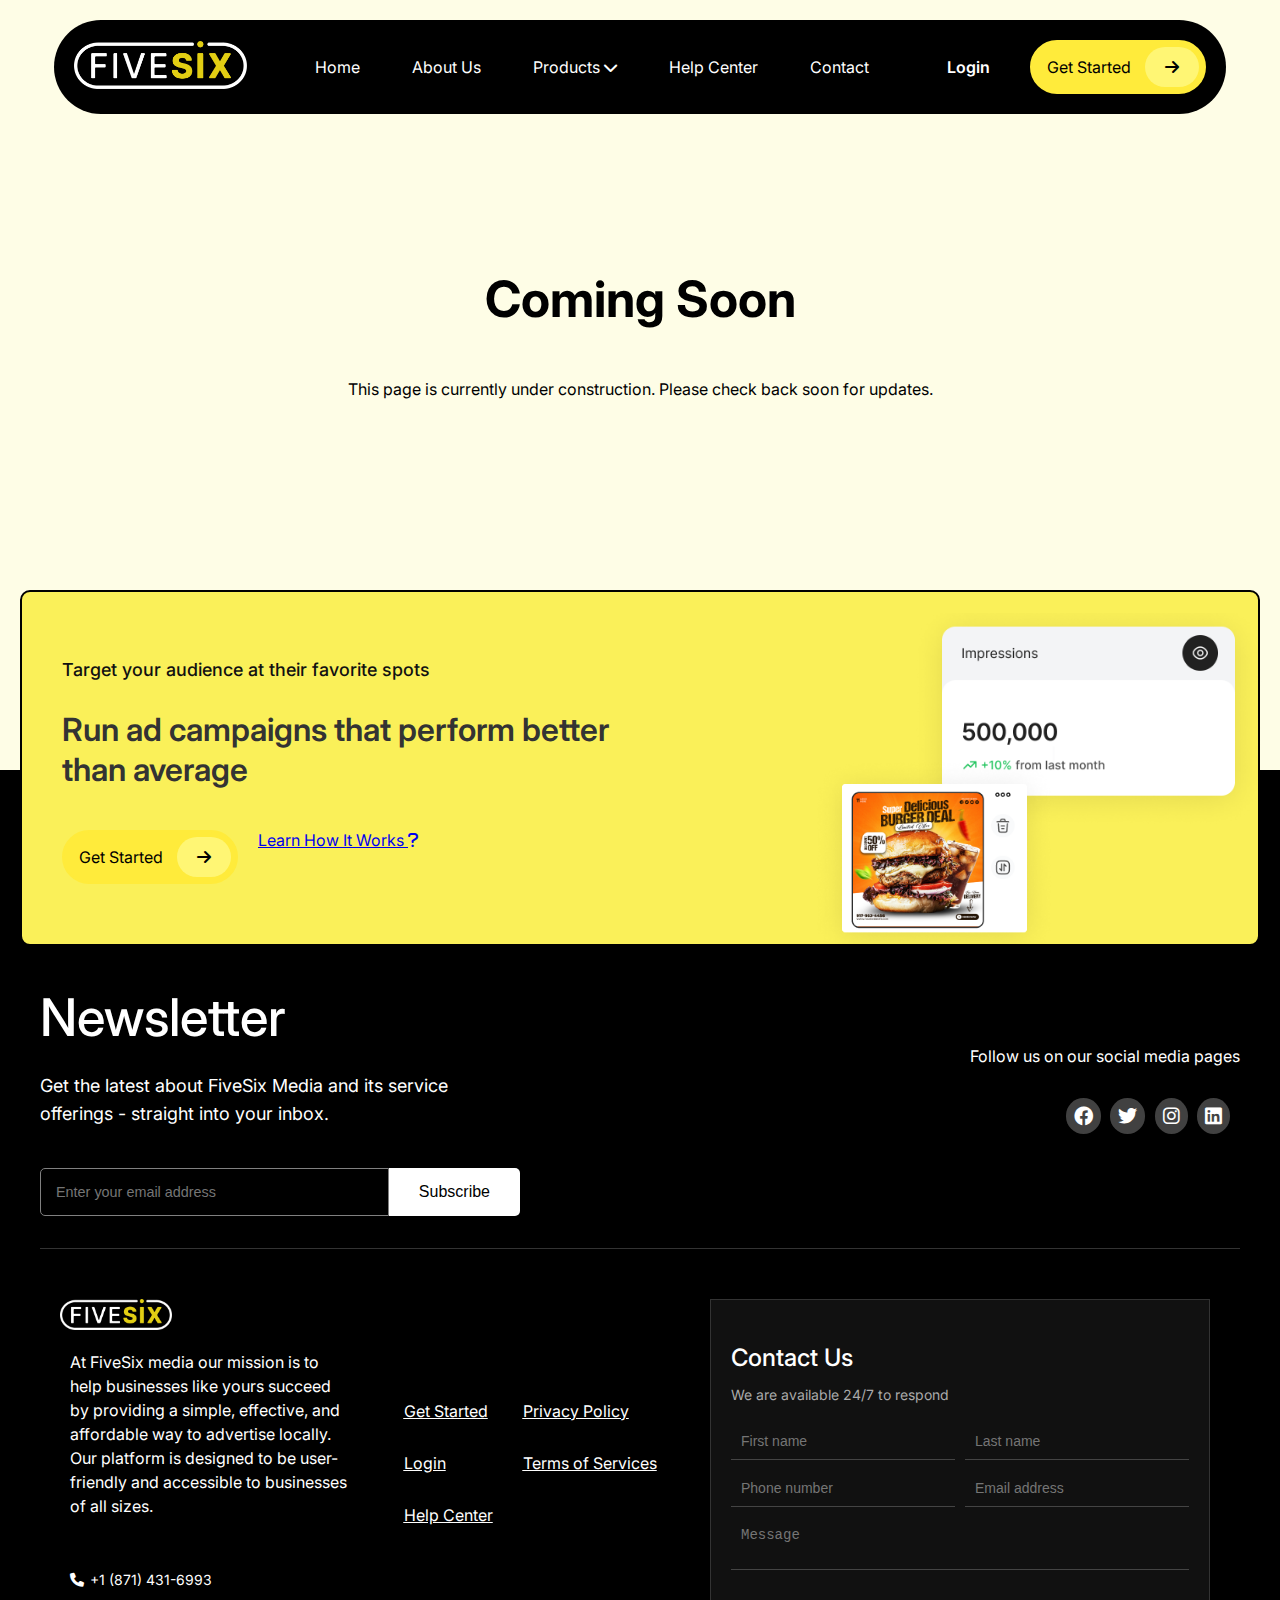
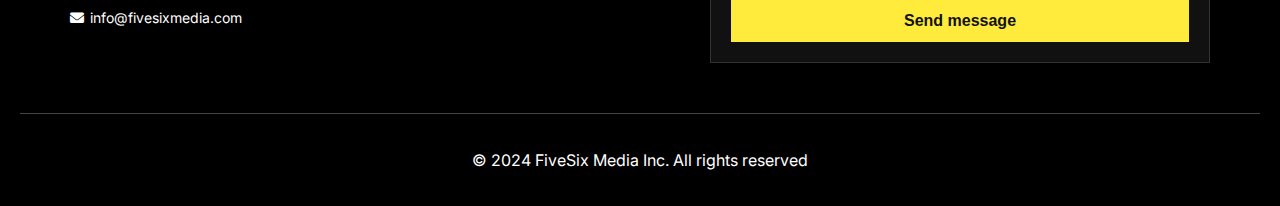
<file: Pages/companion.html>
<!DOCTYPE html>
<html lang="en">
<head>
    <meta charset="UTF-8">
    <meta name="viewport" content="width=device-width, initial-scale=1.0">
    <title>FiveSix | Products | Companion</title>
    <link href="https://fonts.googleapis.com/css2?family=Inter:wght@400;700&display=swap" rel="stylesheet">
    <link rel="stylesheet" href="https://cdnjs.cloudflare.com/ajax/libs/font-awesome/6.0.0-beta3/css/all.min.css">
    <link rel="stylesheet" href="/Styles/byotv.css">
</head>
<body>
    
    <header class="header">
        <div class="header-inner">
            <div class="logo"><img src="/Assets/header/logo.png" alt="FiveSix Logo"></div>
            <nav class="nav-links">
                <a href="/index.html" class="active">Home</a>
                <a href="/Pages/about-us.html">About Us</a>
                <div class="dropdown">
                    <a href="/Pages/products.html" class="dropdown-toggle">Products <i class="fa fa-chevron-down" style="font-size: 15px;"></i></a>
                    <div class="dropdown-menu">
                        <a href="#">Platform</a>
                        <a href="/Pages/byotv.html">BYOTV</a>
                        <a href="/Pages/companion.html">Companion</a>
                    </div>
                </div>
                <a href="/Pages/help-center.html">Help Center</a>
                <a href="/Pages/contact.html">Contact</a>
            </nav>
            
            <div class="right-menu">
                <a class="login-button" href="#">Login</a>
                <a class="button get-started" href="#">Get Started <span class="arrow"><i class="fas fa-arrow-right"></i></span></a>
            </div>
    
            <!-- Hamburger Icon -->
             <div class="icon-side">
                <a class="login-button" href="#">Login</a>
                <div class="hamburger" onclick="toggleMenu()">
                    <i class="fas fa-bars"></i>
                </div>
            </div>
        </div>
    
        <!-- Flyout Menu -->
        <div class="flyout-menu" id="flyoutMenu">
            <!-- Close Button -->
            <div class="close-button" onclick="toggleMenu()">
                <i class="fas fa-times"></i>
            </div>
            <div class="flyout-content">
                <nav class="nav-links">
                    <a href="/index.html" class="active">Home</a>
                    <a href="/Pages/about-us.html">About Us</a>
                    <div class="dropdown">
                        <a href="/Pages/products.html" class="dropdown-toggle">Products <i class="fa fa-chevron-down" style="font-size: 15px;"></i></a>
                        <div class="dropdown-menu">
                            <a href="#">Platform</a>
                            <a href="/Pages/byotv.html">BYOTV</a>
                            <a href="/Pages/companion.html">Companion</a>
                        </div>
                    </div>
                    <a href="/Pages/help-center.html">Help Center</a>
                    <a href="/Pages/contact.html">Contact</a>
                </nav>
                <div class="right-menu">
                    <a class="login-button" href="#">Login</a>
                    <a class="button get-started" href="#">Get Started <span class="arrow"><i class="fas fa-arrow-right"></i></span></a>
                </div>
            </div>
        </div>
    </header>

    <div class="comming-soon">
        <h1>Coming Soon</h1>
        <p>This page is currently under construction. Please check back soon for updates.</p>
    </div>

    <footer>
        <section class="ad-campaign-section">
            <div class="content">
                <h4>Target your audience at their favorite spots</h4>
                <h2>Run ad campaigns that perform better than average</h2>
                <div class="hero-buttons" id="footer-button">
                    <a class="button get-started" id="sec-button" href="#">Get Started <span class="arrow" id="sec-arrow"><i class="fas fa-arrow-right"></i></span></a>
                    <a href="#" class="learn-more-button">Learn How It Works <i class="fas fa-question"></i> </a>
                </div>
            </div>
            <div class="overlay-elements">
                <img class="img1" src="/Assets/footer/2.png" alt="">
                <img class="img2" src="/Assets/footer/1.png" alt="">
            </div>
        </section>        

        <div class="footer-top">
            <div class="newsletter">
                <h2>Newsletter</h2>
                <p>Get the latest about FiveSix Media and its service offerings - straight into your inbox.</p>
                <form>
                    <input type="email" placeholder="Enter your email address" required>
                    <button type="submit">Subscribe</button>
                </form>
            </div>
            <div class="social-media">
                <p>Follow us on our social media pages</p>
                <div class="social-icons">
                    <a href="#"><i class="fab fa-facebook"></i></a>
                    <a href="#"><i class="fab fa-twitter"></i></a>
                    <a href="#"><i class="fab fa-instagram"></i></a>
                    <a href="#"><i class="fab fa-linkedin"></i></a>
                </div>                
            </div>
        </div>
        <div class="footer-bottom">
            <div class="company-info">
                <img src="/Assets/header/logo.png" alt="FiveSix Media Logo">
                <p class="tagline">At FiveSix media our mission is to help businesses like yours succeed by providing a simple, effective, and affordable way to advertise locally. Our platform is designed to be user-friendly and accessible to businesses of all sizes.</p>
                <p><i class="fa fa-phone"></i> +1 (871) 431-6993</p>
                <p><i class="fa fa-envelope"></i> info@fivesixmedia.com</p>
            </div>
            <div class="footer-links-wrapper">
                <div class="footer-links">
                    <a href="#">Get Started</a>
                    <a href="#">Login</a>
                    <a href="/Pages/help-center.html">Help Center</a>
                </div>
                <div class="footer-links">
                    <a href="#">Privacy Policy</a>
                    <a href="#">Terms of Services</a>
                </div>
            </div>
            <div class="contact-form">
                <h3>Contact Us</h3>
                <p>We are available 24/7 to respond</p>
                <form>
                    <input type="text" placeholder="First name" required>
                    <input type="text" placeholder="Last name" required>
                    <input type="tel" placeholder="Phone number" required>
                    <input type="email" placeholder="Email address" required>
                    <textarea placeholder="Message" required></textarea>
                    <button type="submit">Send message</button>
                </form>
            </div>
        </div>
        <div class="footer-copyright">
            <p>&copy; 2024 FiveSix Media Inc. All rights reserved</p>
        </div>
    </footer>
</body>
<script src="/Javascript/app.js"></script>
</html>
</file>
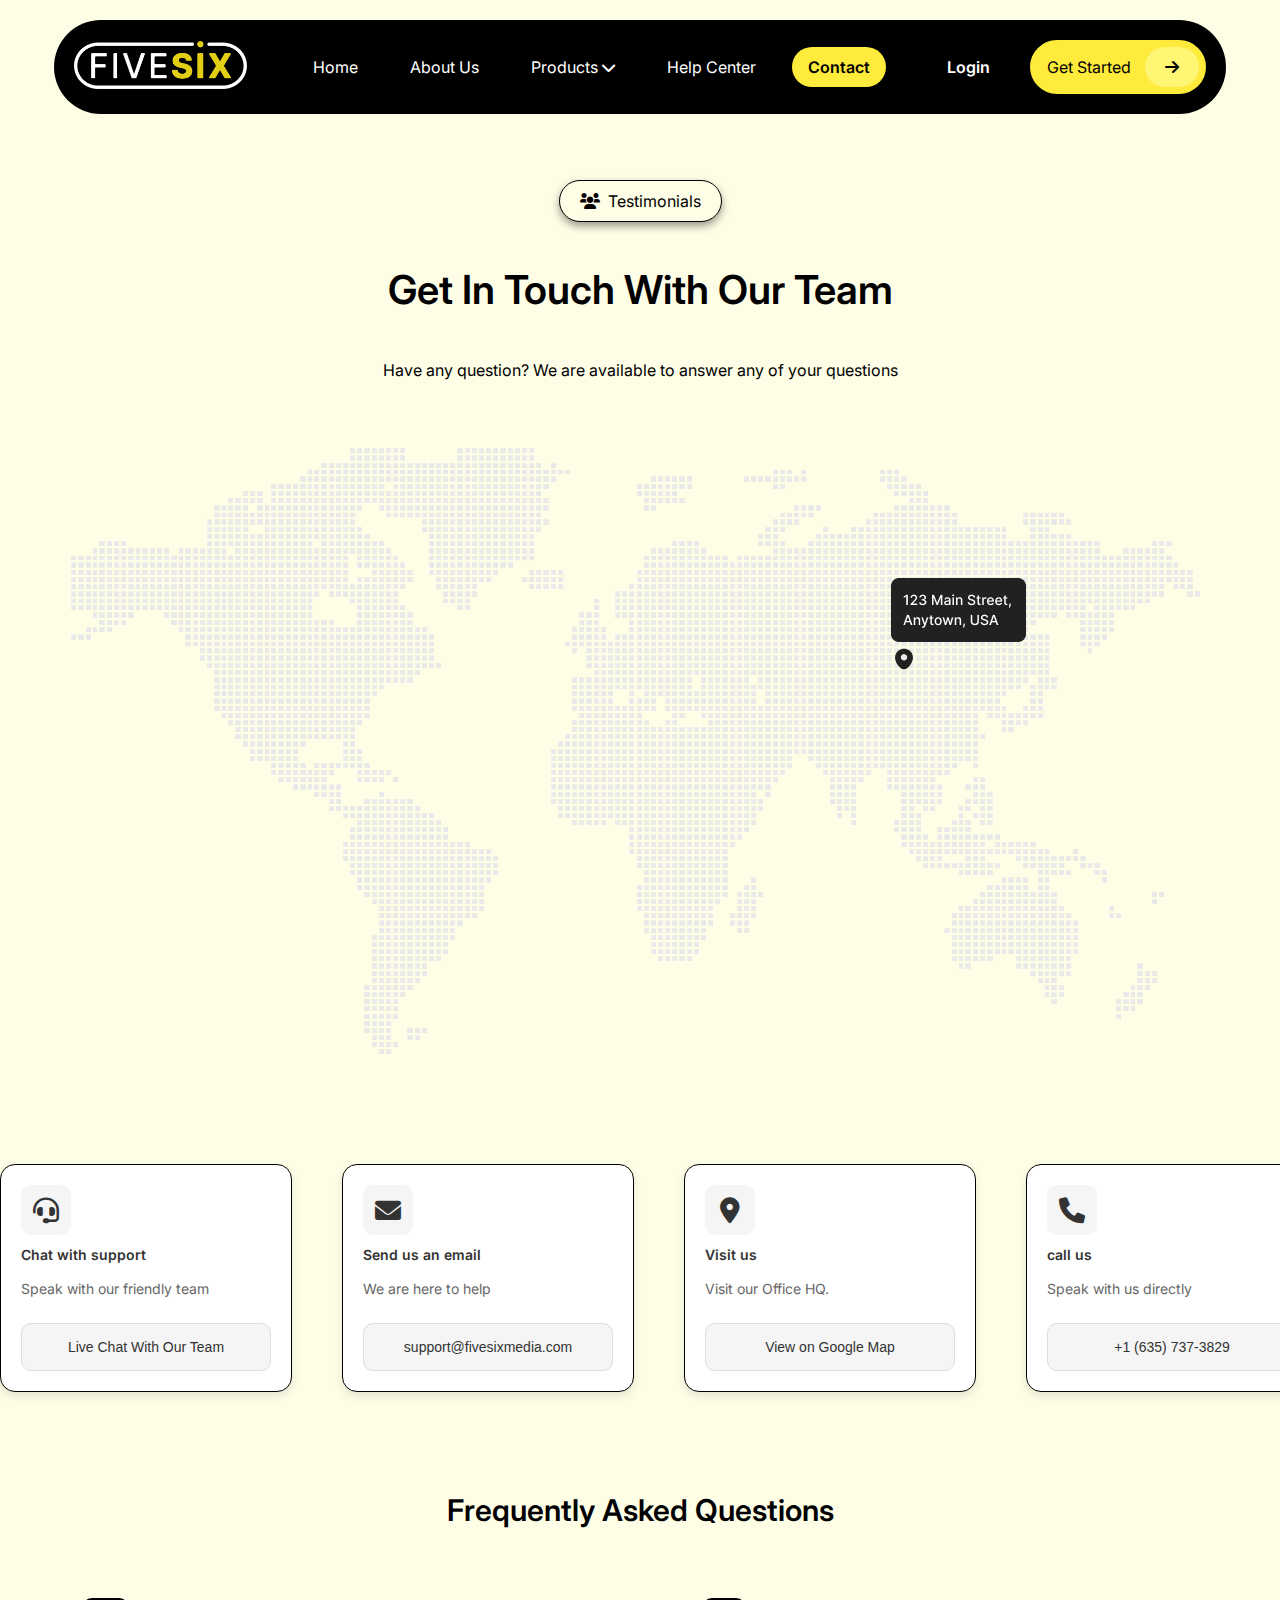
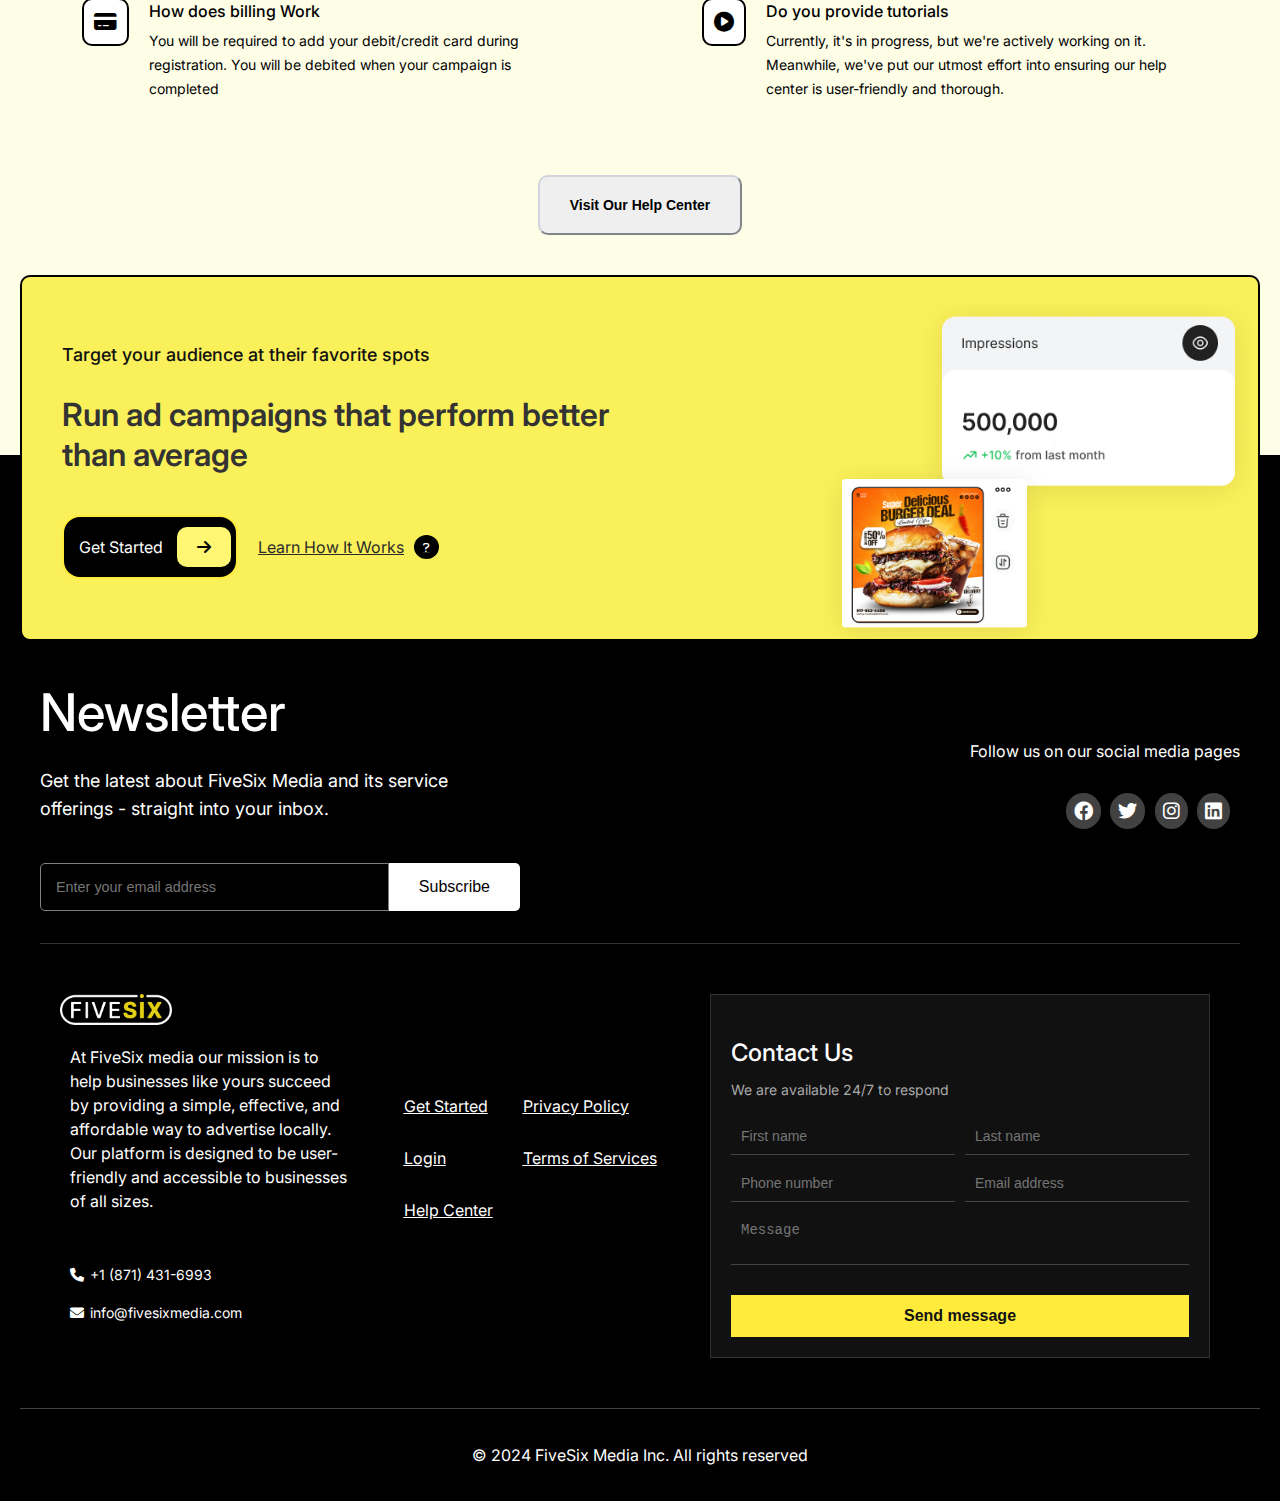
<file: Pages/contact.html>
<!DOCTYPE html>
<html lang="en">
<head>
    <meta charset="UTF-8">
    <meta name="viewport" content="width=device-width, initial-scale=1.0">
    <title>FiveSix | Contact us</title>
    <link href="https://fonts.googleapis.com/css2?family=Inter:wght@400;700&display=swap" rel="stylesheet">
    <link rel="stylesheet" href="https://cdnjs.cloudflare.com/ajax/libs/font-awesome/6.0.0-beta3/css/all.min.css">
    <link rel="stylesheet" href="/Styles/contact.css">
</head>
<body>

    <header class="header">
        <div class="header-inner">
            <div class="logo"><img src="/Assets/header/logo.png" alt="FiveSix Logo"></div>
            <nav class="nav-links">
                <a href="/index.html" class="active">Home</a>
                <a href="/Pages/about-us.html">About Us</a>
                <div class="dropdown">
                    <a href="/Pages/products.html" class="dropdown-toggle">Products <i class="fa fa-chevron-down" style="font-size: 15px;"></i></a>
                    <div class="dropdown-menu">
                        <a href="#">Platform</a>
                        <a href="/Pages/byotv.html">BYOTV</a>
                        <a href="/Pages/companion.html">Companion</a>
                    </div>
                </div>
                <a href="/Pages/help-center.html">Help Center</a>
                <a href="/Pages/contact.html">Contact</a>
            </nav>
            
            <div class="right-menu">
                <a class="login-button" href="#">Login</a>
                <a class="button get-started" href="#">Get Started <span class="arrow"><i class="fas fa-arrow-right"></i></span></a>
            </div>
    
            <!-- Hamburger Icon -->
             <div class="icon-side">
                <a class="login-button" href="#">Login</a>
                <div class="hamburger" onclick="toggleMenu()">
                    <i class="fas fa-bars"></i>
                </div>
            </div>
        </div>
    
        <!-- Flyout Menu -->
        <div class="flyout-menu" id="flyoutMenu">
            <!-- Close Button -->
            <div class="close-button" onclick="toggleMenu()">
                <i class="fas fa-times"></i>
            </div>
            <div class="flyout-content">
                <nav class="nav-links">
                    <a href="/index.html" class="active">Home</a>
                    <a href="/Pages/about-us.html">About Us</a>
                    <div class="dropdown">
                        <a href="/Pages/products.html" class="dropdown-toggle">Products <i class="fa fa-chevron-down" style="font-size: 15px;"></i></a>
                        <div class="dropdown-menu">
                            <a href="#">Platform</a>
                            <a href="/Pages/byotv.html">BYOTV</a>
                            <a href="/Pages/companion.html">Companion</a>
                        </div>
                    </div>
                    <a href="/Pages/help-center.html">Help Center</a>
                    <a href="/Pages/contact.html">Contact</a>
                </nav>
                <div class="right-menu">
                    <a class="login-button" href="#">Login</a>
                    <a class="button get-started" href="#">Get Started <span class="arrow"><i class="fas fa-arrow-right"></i></span></a>
                </div>
            </div>
        </div>
    </header>



    <section class="hero-section">
        <div class="custom-button" id="custom-button2">
            <span class="icon"><i class="fas fa-users"></i></span>
            Testimonials
        </div>  
        <h2 class="hero-heading">Get In Touch With Our Team</h2>
        <p class="hero-tagline">Have any question? We are available to answer any of your questions</p>
        <img src="/Assets/Contact/1.png" class="hero-img">
        <div class="contact-container">
            <div class="contact-card">
                <div class="contact-icon">
                    <i class="fas fa-headset"></i>
                </div>
                <div class="contact-text">
                    <h3>Chat with support</h3>
                    <p>Speak with our friendly team</p>
                </div>
                <button class="contact-button">Live Chat With Our Team</button>
            </div>
            <div class="contact-card">
                <div class="contact-icon">
                    <i class="fas fa-envelope"></i>
                </div>
                <div class="contact-text">
                    <h3>Send us an email</h3>
                    <p>We are here to help</p>
                </div>
                <button class="contact-button">support@fivesixmedia.com</button>
            </div>
            <div class="contact-card">
                <div class="contact-icon">
                    <i class="fas fa-location-dot"></i>
                </div>
                <div class="contact-text">
                    <h3>Visit us</h3>
                    <p>Visit our Office HQ.</p>
                </div>
                <button class="contact-button">View on Google Map</button>
            </div>
            <div class="contact-card">
                <div class="contact-icon">
                    <i class="fas fa-phone"></i>
                </div>
                <div class="contact-text">
                    <h3>call us</h3>
                    <p>Speak with us directly</p>
                </div>
                <button class="contact-button">+1 (635) 737-3829</button>
            </div>
        </div>        
        <h2 class="hero-heading-2">Frequently Asked Questions</h2>
        <div class="content-div">
            <div class="box">
                <div class="icon"><i class="fas fa-credit-card"></i></div>
                <div class="box-data">
                    <h3>How does billing Work</h3>
                    <p>You will be required to add your debit/credit card during registration. You will be debited when your campaign is completed</p>  
                </div>
            </div>
            <div class="box">
                <div class="icon"><i class="fas fa-play-circle"></i></div>
                <div class="box-data">
                    <h3>Do you provide tutorials</h3>
                    <p>Currently, it's in progress, but we're actively working on it. Meanwhile, we've put our utmost effort into ensuring our help center is user-friendly and thorough.</p>  
                </div>
            </div>
        </div>
        <button class="hero-button-HC">
            Visit Our Help Center
        </button>
    </section>



    
    <footer>
        <section class="ad-campaign-section">
            <div class="content">
                <h4>Target your audience at their favorite spots</h4>
                <h2>Run ad campaigns that perform better than average</h2>
                <div class="hero-buttons" id="footer-button">
                    <a class="button get-started" id="third-button" href="#">Get Started <span class="arrow" id="sec-arrow"><i class="fas fa-arrow-right"></i></span></a>
                    <a href="#" class="learn-more-button">Learn How It Works <i class="fas fa-question"></i> </a>
                </div>
            </div>
            <div class="overlay-elements">
                <img class="img1" src="/Assets/footer/2.png" alt="">
                <img class="img2" src="/Assets/footer/1.png" alt="">
            </div>
        </section>        

        <div class="footer-top">
            <div class="newsletter">
                <h2>Newsletter</h2>
                <p>Get the latest about FiveSix Media and its service offerings - straight into your inbox.</p>
                <form>
                    <input type="email" placeholder="Enter your email address" required>
                    <button type="submit">Subscribe</button>
                </form>
            </div>
            <div class="social-media">
                <p>Follow us on our social media pages</p>
                <div class="social-icons">
                    <a href="#"><i class="fab fa-facebook"></i></a>
                    <a href="#"><i class="fab fa-twitter"></i></a>
                    <a href="#"><i class="fab fa-instagram"></i></a>
                    <a href="#"><i class="fab fa-linkedin"></i></a>
                </div>                
            </div>
        </div>
        <div class="footer-bottom">
            <div class="company-info">
                <img src="/Assets/header/logo.png" alt="FiveSix Media Logo">
                <p class="tagline">At FiveSix media our mission is to help businesses like yours succeed by providing a simple, effective, and affordable way to advertise locally. Our platform is designed to be user-friendly and accessible to businesses of all sizes.</p>
                <p><i class="fa fa-phone"></i> +1 (871) 431-6993</p>
                <p><i class="fa fa-envelope"></i> info@fivesixmedia.com</p>
            </div>
            <div class="footer-links-wrapper">
                <div class="footer-links">
                    <a href="#">Get Started</a>
                    <a href="#">Login</a>
                    <a href="/Pages/help-center.html">Help Center</a>
                </div>
                <div class="footer-links">
                    <a href="#">Privacy Policy</a>
                    <a href="#">Terms of Services</a>
                </div>
            </div>
            <div class="contact-form">
                <h3>Contact Us</h3>
                <p>We are available 24/7 to respond</p>
                <form>
                    <input type="text" placeholder="First name" required>
                    <input type="text" placeholder="Last name" required>
                    <input type="tel" placeholder="Phone number" required>
                    <input type="email" placeholder="Email address" required>
                    <textarea placeholder="Message" required></textarea>
                    <button type="submit">Send message</button>
                </form>
            </div>
        </div>
        <div class="footer-copyright">
            <p>&copy; 2024 FiveSix Media Inc. All rights reserved</p>
        </div>
    </footer>
</body>
<script src="/Javascript/app.js"></script>
</html>
</file>
<file: Styles/index.css>
/* General body styling */
body{
    background-color: #fefde6;
    font-family: 'Inter', sans-serif;
    margin: 0;
    padding: 0;
    padding-top: 100px;
    overflow-x: hidden;
}

html{
    overflow-x: hidden;
}


/*Custom button*/
.custom-button {
    display: inline-flex;
    align-items: center;
    justify-content: center;
    position: relative;
    margin-top: 30px;
    padding: 10px 20px;
    background-color: #1b1d22;
    color: #c7c7d0;
    font-size: 16px;
    border: 1px solid rgba(255, 255, 255, 0.2);
    border-radius: 30px;
    overflow: hidden;
    box-shadow: 0px 4px 8px rgba(0, 0, 0, 0.4);
}

.custom-button .icon {
    margin-right: 8px;
}

#custom-button2{
    background-color: #fefde6;
    color: #000;
    border: 1px solid black;
}


/* Header styling */
header {
    display: flex;
    justify-content: center;
    align-items: center;
    position: fixed;
    top: 0;
    left: 0;
    z-index: 1000;
    width: 100%;
}

.header-inner {
    border-radius: 50px;
    margin: 20px;
    padding: 20px 10px;
    width: 90%;
    background-color: black;
    display: flex;
    flex-direction: row;
    justify-content: space-between;
    align-items: center;
}

.logo{
    width: 15%;
}

.logo img {
    width: 100%;
    margin-left: 10px;
}

.nav-links{
    display: flex;
    justify-content: center;
    align-items: center;
}

.nav-links a {
    margin: 0px;
    padding: 10px 16px;
    border-radius: 20px;
    font-weight: 400;
    color: white;
    text-decoration: none;
}

.nav-links .active {
    background-color: #ffeb3b;
    padding: 10px 16px;
    border-radius: 20px;
    font-weight: 600;
    color: black;
    text-decoration: none;
}
/* General styling for navigation */
.nav-links {
    display: flex;
    gap: 20px;
    position: relative;
}

.dropdown {
    position: relative;
}

/* Dropdown menu */
.dropdown-menu {
    display: none;
    position: absolute;
    top: 102%;
    left: 0;
    background-color: #fefde6;
    box-shadow: 0 4px 6px rgba(0, 0, 0, 0.1);
    border: 2px solid #000000;
    border-radius: 4px;
    padding: 10px;
    z-index: 1000;
}

.dropdown-toggle{
    pointer-events: none;
}

.dropdown-menu a {
    display: block;
    padding: 10px 15px;
    color: black;
    margin-top: 10px;
    text-decoration: none;
    white-space: nowrap;
}

.dropdown-menu a:hover {
    background-color: #f5f5f5;
}

.dropdown:hover .dropdown-menu {
    display: block;
}

.right-menu{
    display: flex;
    align-items: center;
    justify-content: center;
    flex-direction: row;
    gap: 30px;
}

.right-menu a {
    text-decoration: none;
    font-weight: 600;
    margin-right: 10px;
    color: white;
}

.button.get-started {
    background-color: #ffeb3b; 
    padding: 15px 5px 15px 15px; 
    border-radius: 50px;
    font-weight: 400;
    color: black;
    border: 2px solid #ffeb3b;
    text-decoration: none;
}

.button.get-started:hover {
    background-color: black;
    color: white;
    border: 2px solid white;
}

.arrow {
    margin-left: 10px;
    padding: 10px 20px;
    border-radius: 30px;
    background-color: #fff674;
}

.button.get-started:hover .arrow{
   color:black;
}

.icon-side{
    display: none;
}

.hamburger {
    cursor: pointer;
    font-size: 24px;
    color: white;
    margin-right: 20px; 
}

.hamburger .line {
    height: 3px;
    width: 25px;
    background-color: white;
    margin: 4px 0;
}

.flyout-menu {
    display: none;
    position: fixed; 
    top: 0;
    left: 0;
    width: 70%; 
    height: 100%; 
    background-color: black;
    z-index: 999;
    transition: transform 0.3s ease;
    transform: translateX(-100%); 
}

.flyout-menu.active {
    display: flex;
    transform: translateX(0); 
}

.flyout-content {
    padding: 20px;
    display: flex;
    flex-direction: column;
    justify-content: flex-start;
    align-items: flex-start;
    height: 100%;
}

.flyout-menu .nav-links,
.flyout-menu .right-menu {
    display: flex;
    flex-direction: column;
}

.close-button {
    cursor: pointer;
    position: absolute;
    top: 20px;
    right: 30px;
    font-size: 24px; 
    color: white;
    margin-bottom: 20px;
}


@media (max-width: 1155px) {
    .right-menu{
        display: none;
    }
    .nav-links {
        display: none;
    }

    .logo{
        width: 20%;
    }

    .nav-links{
        margin-top: 50px;
        justify-content: start;
        align-items: start;
        text-align: start;
    }
    
    .nav-links a {
        margin: 0px;
        padding: 16px;
        text-align: start;
    }

    .right-menu .login-button{
       display: none;
    }

    .right-menu .button{
        margin-top: 20px;
    }

    .icon-side{
        display: flex;
        align-items: center;
        justify-content: center;
        flex-direction: row;
        gap: 20px;
    }
    
    .icon-side a {
        text-decoration: none;
        font-weight: 600;
        color: white;
    }
}


@media (max-width: 768px) {
    .right-menu{
        display: none;
    }
    .nav-links {
        display: none;
    }

    .logo{
        width: 30%;
    }

    .nav-links{
        margin-top: 50px;
        justify-content: start;
        align-items: start;
        text-align: start;
    }
    
    .nav-links a {
        margin: 5px;
        padding: 16px;
        text-align: start;
    }

    .right-menu .login-button{
       display: none;
    }

    .right-menu .button{
        margin-top: 20px;
    }

    .icon-side{
        display: flex;
        align-items: center;
        justify-content: center;
        flex-direction: row;
        gap: 20px;
    }
    
    .icon-side a {
        text-decoration: none;
        font-weight: 600;
        color: white;
    }
}




/* Hero Section Styling */
.hero-section {
    background-color: #fefde6;
    padding: 50px 20px;
    text-align: center;
    color: black;
    position: relative;
}

.hero-content h1 {
    font-size: 60px;
    font-weight: 600;
    line-height: 56px;
    margin-bottom: 50px;
}

.hero-content p {
    font-size: 18px;
    font-weight: 400;
    color: #555;
    margin-bottom: 50px;
}

.hero-buttons {
    display: flex;
    justify-content: center;
    gap: 20px;
    margin-top: 20px;
}

.hero-buttons .button {
    border-radius: 10px;
    font-weight: 600;
    text-decoration: none;
    color: black;
    border: 2px solid black;
    display: inline-flex;
    align-items: center;
    gap: 10px;
}

.learn-more-button{
    color: #2b2b2b;
    display: inline-flex;
    align-items: center;
    gap: 10px;
}


.learn-more-button i{
    text-decoration: none;
    font-size: 10px;
    background-color: black;
    border-radius: 50%;
    color: white;
    padding: 7px 9px;
}

.get-started:hover {
    background-color: black;
    color: white;
}

#sec-button i{
    color: black;
}

#sec-button{
    background-color: black;
    color: white;
    padding: 10px; 
    border-radius: 20px;
}

#sec-button:hover{
    background-color: #ffeb3b; 
    color: black;
}

#sec-arrow{
    border-radius: 10px;
}

.testimonial-container {
    display: flex;
    align-items: center;
    justify-content: center;
    margin-top: 30px;
    gap: 30px;
}

.image-group {
    display: flex;
    align-items: center;
    position: relative;
}

.profile-img {
    width: 100%;
    height: 100%;
    border-radius: 50%;
    border: 2px solid #dbdbdb;
    margin-left: -10px;
    position: relative;
    z-index: 1;
    box-shadow: 0px 0px 5px rgba(0, 0, 0, 0.1);
}

.count-overlay {
    background-color: white;
    color: var(--text-color);
    border-radius: 50%;
    padding: 15px 8px;
    font-size: 10px;
    font-weight: bold;
    margin-left: -10px;
    z-index: 2;
    box-shadow: 0px 0px 5px rgba(0, 0, 0, 0.1);
    border: 2px solid #dbdbdb;
}

.rating-text {
    display: flex;
    align-items: start;
    flex-direction: column;
    gap: 5px;
}

.stars i {
    font-size: 20px;
    color: gold
}

.rating-text p {
    font-size: 16px;
    color: #4d4d4d;
    margin: 0;
}

@media (max-width: 768px) {
    .hero-content h1 {
        font-size: 40px;
        margin-bottom: 30px;
    }
    
    .hero-content p {
        font-size: 16px;
        margin-bottom: 30px;
    }

    .testimonial-container {
        margin-top: 40px;
    }
    
    .stars i {
        font-size: 15px;
    }
    
    .rating-text p {
        font-size: 14px;
    }
    
}

@media(max-width: 400px) {

    .hero-section {
        padding: 0 20px;
    }
    
    .hero-content h1 {
        font-size: 30px;
        line-height: 40px;
        margin-bottom: 30px;
    }
    
    .hero-content p {
        font-size: 14px;
    }

    .hero-buttons{
        flex-direction: column;
        justify-content: center;
        align-items: center;
    }

    .hero-buttons .button {
        border-radius: 10px;
        font-weight: 600;
        font-size: 12px;
        text-decoration: none;
        color: black;
        border: 2px solid black;
        display: inline-flex;
        align-items: center;
        gap: 10px;
    }
    
    .learn-more-button{
        color: #2b2b2b;
        display: inline-flex;
        align-items: center;
        gap: 10px;
    }
    
    .get-started:hover {
        background-color: black;
        color: white;
    }
    
    .testimonial-container {
        display: flex;
        align-items: center;
        justify-content: center;
        margin-top: 20px;
        gap: 20px;
        margin-left: 30px;
    }
    
    .image-group {
        display: flex;
        align-items: center;
        position: relative;
    }
    
    .rating-text {
        display: flex;
        align-items: start;
        flex-direction: column;
        gap: 5px;
    }
    
    .stars i {
        font-size: 15px;
        color: gold;
    }
    
    .rating-text p {
        font-size: 13px;
        color: #4d4d4d;
        text-align: start;
        margin: 0;
    }   
}



/*2nd Section*/

.sec-section {
    position: relative;
    display: flex;
    flex-direction: column;
    justify-content: center;
    align-items: center;
    max-width: 1200px;
    margin: auto;
    padding: 50px 0px;
}

.background-image{
    width: 100%;
}

.background-image img {
    width: 100%;
    margin: 0;
    height: auto;
    border-radius: 10px;
    opacity: 0.9;
    border: 10px solid #dbdbdb;
}

.overlay-image {
    width: 85%;
    margin-top: -33%;
    border-radius: 20px;
    z-index: 10;
}

.overlay-image img {
    width: 100%;
    height: auto;
    border-radius: 20px;
    margin: 0;
}


@media (max-width:786px){
    .sec-section {
        display: flex;
        flex-direction: column;
        justify-content: center;
        align-items: center;
        padding: 20px 0;
        max-width: 700px;
        margin: 20px;
    }

    .background-image {
       width:   100%;
       margin: auto;
    }

    .background-image img {
        height: auto;
        border-radius: 10px;
        opacity: 0.9;
        border: 10px solid #dbdbdb;
    }

    .overlay-image {
        width: 85%;
        margin-top: -33%;
        border-radius: 20px;
        z-index: 10;
    }

    .overlay-image img {
        width: 100%;
        height: auto;
        border-radius: 20px;
    }

}



@media (max-width: 400px){
    .sec-section {
        max-width: 350px;
    }

    .background-image {
       width: 100%;
       margin: auto;
    }

    .background-image img {
        height: auto;
        border-radius: 10px;
        opacity: 0.9;
        border: 10px solid #dbdbdb;
    }

    .overlay-image {
        width: 85%;
        margin-top: -33%;
        border-radius: 20px;
        z-index: 10;
    }

    .overlay-image img {
        width: 100%;
        height: auto;
        border-radius: 20px;
    }

}

/* Third Section */
.third-section {
    background-color: black;
    color: #fff;
    display: flex;
    flex-direction: column;
    text-align: center;
    justify-content: center;
    align-items: center;
}

.before-section-title{
    display: flex;
    flex-direction: column;
    justify-content: center;
    justify-items: center;
    gap: 30px;
    padding-bottom: 30px;
    border-bottom: 1px solid #4d4d4d;
    width: 100%;
}

.trusted-brands {
    text-align: center;
    font-size: 18px;
    color: #aaaaaa;
    font-weight: 500;
}

.third-section .logo-images{
    display: flex;
    gap: 50px;
    justify-content: space-around;
    align-items: center;
    padding-bottom: 50px;
    flex-wrap: wrap;
}


.third-section .section-title {
    display: flex;
    flex-direction: column;
    align-items: center;
}

.third-section .section-title h2 {
    font-size: 40px;
    font-weight: 600;
    margin-bottom: 10px;
    line-height: 56px;
    text-align: center;
    width: 80%;
}

.third-section .section-title p {
    font-size: 16px;
    font-weight: 400;
    margin-bottom: 40px;
    color: #ccc;
}

.third-section .cards-container {
    display: flex;
    flex-direction: row;
    width: 1300px;
    gap: 10px;
    justify-content: center;
    align-items: center;
    padding: 60px;
}

.third-section .card {
    background-color: #2b2b2b;
    border-radius: 20px;
    padding: 0px;
    align-self: center;
    text-align: left;
    background-size: contain;
    box-shadow: 0 0 15px rgba(255, 255, 255, 0.1), 
    inset 0 0 15px rgba(255, 255, 255, 0.1); 
    border: 1px solid white;
}

.third-section .card1{
    background-image: url(/Assets/index/section3/2.png);
    background-position: calc(100%) calc(100%);
    background-repeat: no-repeat;
    height: 400px;
    width: 30%;
}

.third-section .card2{
    background-image: url(/Assets/index/section3/1.png);
    background-position: calc(100%) calc(100%);
    background-repeat: no-repeat;
    height: 420px;
    width: 40%;
}

.third-section .card3{
    background-image: url(/Assets/index/section3/3.png);
    background-position: calc(100%) calc(100%);
    background-repeat: no-repeat;
    height: 400px;
    width: 30%;
}


.third-section .card p{
    font-size: 13px;
    font-weight: 300;
    line-height: 24px;
    padding-left: 20px;
    color: #f2f2f2;
}

.third-section .card h3{
    font-size: 18px;
    font-weight: 500;
    line-height: 28px;
    padding-top: 10px;
    padding-left: 20px;
}

@media(max-width: 768px){

    .before-section-title{
        gap: 20px;
        padding-bottom: 20px;
        justify-content: center;
        align-items: center;
        width: 90%;
    }
    
    .trusted-brands {
        font-size: 15px;
    }
    
    .third-section .logo-images{
        gap: 100px;
        padding-bottom: 20px;
    }

    .third-section .section-title h2 {
        font-size: 25px;
        line-height: 30px;
    }
    
    .third-section .section-title p {
        font-size: 15px;
        font-weight: 400;
        margin-bottom: 40px;
        color: #ccc;
        width: 90%;
    }
    
    .third-section .cards-container {
        display: flex;
        flex-direction: row;
        width: 650px;
        gap: 10px;
        justify-content: center;
        align-items: center;
        padding: 60px;
    }
    
    .third-section .card {
        background-color: #2b2b2b;
        border-radius: 20px;
        padding: 0px;
        align-self: center;
        text-align: left;
        background-size: contain;
        box-shadow: 0 0 15px rgba(255, 255, 255, 0.1), 
        inset 0 0 15px rgba(255, 255, 255, 0.1); 
        border: 1px solid white;
    }
    
    .third-section .card1{
        background-image: url(/Assets/index/section3/2.png);
        background-position: calc(100%) calc(100%);
        background-repeat: no-repeat;
        height: 300px;
        width: 30%;
    }
    
    .third-section .card2{
        background-image: url(/Assets/index/section3/1.png);
        background-position: calc(100%) calc(100%);
        background-repeat: no-repeat;
        height: 320px;
        width: 40%;
    }
    
    .third-section .card3{
        background-image: url(/Assets/index/section3/3.png);
        background-position: calc(100%) calc(100%);
        background-repeat: no-repeat;
        height: 300px;
        width: 30%;
    }
    
    .third-section .card p{
        font-size: 13px;
        line-height: 22px;
        padding-right: 10px;
    }
    
    .third-section .card h3{
        font-size: 15px;
        line-height: 25px;
    }
    
}


@media(max-width: 400px){

    .before-section-title{
        padding-top: 10px;
        gap: 20px;
        padding-bottom: 20px;
    }
    
    .trusted-brands {
        font-size: 13px;
    }
    
    .third-section .logo-images{
        gap: 30px;
        padding-bottom: 20px;
        flex-wrap: wrap;
        width: 98%;
    }

    .third-section .section-title h2 {
        padding-top: 10px;
        font-size: 20px;
        line-height: 28px;
    }
    
    .third-section .section-title p {
        font-size: 13px;
        margin-bottom: 20px;
    }
    
    .third-section .cards-container {
        flex-direction: column;
        gap: 15px;
    }
    
    .third-section .card {
        background-color: #2b2b2b;
        border-radius: 20px;
        padding: 0px;
        align-self: center;
        text-align: left;
        background-size: contain;
        box-shadow: 0 0 15px rgba(255, 255, 255, 0.1), 
        inset 0 0 15px rgba(255, 255, 255, 0.1); 
        border: 1px solid white;
    }
    
    .third-section .card1{
        background-image: url(/Assets/index/section3/2.png);
        background-position: calc(100%) calc(100%);
        background-repeat: no-repeat;
        height: 330px;
        width: 50%;
    }
    
    .third-section .card2{
        background-image: url(/Assets/index/section3/1.png);
        background-position: calc(100%) calc(100%);
        background-repeat: no-repeat;
        height: 320px;
        width: 50%;
    }
    
    .third-section .card3{
        background-image: url(/Assets/index/section3/3.png);
        background-position: calc(100%) calc(100%);
        background-repeat: no-repeat;
        height: 330px;
        width: 50%;
    }
    
    .third-section .card p{
        font-size: 13px;
        line-height: 22px;
        padding-right: 10px;
    }
    
    .third-section .card h3{
        font-size: 15px;
        line-height: 25px;
    }
    
}

/*Fourth Section*/
.fourth-section {
    display: flex;
    flex-direction: row;
    min-height: max-content;
    flex-wrap: wrap;
}

.side1{
    width: 50%;
    display: flex;
    align-items: start;
    justify-content: center;
    padding-top: 100px;
    overflow: hidden;
}

.side2 {
    width: 50%;
    background-color: #f8e907;
    min-height: 650px;
    background-image: url(/Assets/index/section4/bg1.png);
    background-position: calc(100%) calc(100%);
    background-repeat: no-repeat;
    display: flex;
    flex-direction: row;
    justify-content: center;
    align-items: center;
}


.side2 .img1{
    margin-bottom: -250px;
    margin-left: -80px;
}

.side2 .img2{
    margin-left: -130px;
}


.side3{
    width: 50%;
    background-color: #fece2f;
    min-height: 600px;
    background-image: url(/Assets/index/section4/bg2.png);
    background-position: calc(100%) calc(-100%);
    background-repeat: no-repeat;
    display: flex;
    flex-direction: row;
    justify-content: center;
    align-items: flex-end;
}

.side3 .img2{
    margin-left: -120px;
    margin-bottom: 100px;
}


.side4{
    width: 50%;
    display: flex;
    align-items: start;
    justify-content: center;
    padding-top: 100px;
    overflow: hidden;
}

.side5{
    width: 50%;
    display: flex;
    align-items: start;
    justify-content: center;
    padding-top: 100px;
    overflow: hidden;
}

.side6 {
    width: 50%;
    background-color: #efefef;
    min-height: 650px;
    background-image: url(/Assets/index/section4/bg1.png);
    background-position: calc(100%) calc(100%);
    background-repeat: no-repeat;
    display: flex;
    flex-direction: row;
    justify-content: center;
    align-items: center;
}

.side6 .img1{
    margin-bottom: -250px;
}

.side6 .img2{
    margin-left: -180px;
}

.side7 {
    width: 50%;
    background-color: #c7dcff;
    min-height: 650px;
    background-image: url(/Assets/index/section4/bg1.png);
    background-position: calc(100%) calc(100%);
    background-repeat: no-repeat;
    display: flex;
    flex-direction: row;
    justify-content: center;
    align-items: center;
}

.side7 .img1{
    width: 60%;
    margin-bottom: -250px;
    margin-left: -150px;
}

.side7 .img2{
    margin-left: -150px;
}

.side8{
    width: 50%;
    display: flex;
    align-items: start;
    justify-content: center;
    padding-top: 100px;
    overflow: hidden;
}

.content-wrapper {
    padding: 50px;
    max-width: 550px;
}

.text-content {
    color: #333;
}

.text-content h2 {
    font-size: 2em;
    color: #222;
}

.text-content p {
    font-size: 1.1em;
    color: #555;
    margin-bottom: 40px;
    line-height: 30px;
}

@media(max-width: 768px) {
    .fourth-section {
        display: flex;
        flex-direction: column;
        min-height: max-content;
        flex-wrap: wrap;
    }
    
    .side1{
        width: 100%;
        padding: 0px;
    }
    
    .side2 {
        width: 100%;
    }

    .side4{
        width: 100%;
        padding: 0px;
    }
    
    .side3{
        width: 100%;
    }
    
    
    .side5{
        width: 100%;
        padding: 0px;
    }
    
    .side6{
        width: 100%;
    }

    .side8{
        width: 100%;
        padding: 0px;
    }
    
    .side7{
        width: 100%;
    }
    
    .content-wrapper {
        padding: 50px;
        max-width: 550px;
    }
    
    .text-content {
        color: #333;
    }
    
    .text-content h2 {
        font-size: 1.5em;
    }
    
    .text-content p {
        font-size: 0.9em;
        margin-bottom: 40px;
        line-height: 23px;
    }

    .side1 { order: 1; }
    .side2 { order: 2; }
    .side4 { order: 3; }
    .side3 { order: 4; }
    .side5 { order: 5; }
    .side6 { order: 6; }
    .side8 { order: 7; }
    .side7 { order: 8; }
    
}

@media(max-width: 400px) {
    .side2 {
        height: 400px;
        width: 100%;
        background-position: center bottom;
        background-size: contain;
        gap: 10px;
        flex-direction: column;
        justify-content: flex-start;
    }
    
    .side2 .img1{
        margin-bottom: 00px;
        margin-left: 0px;
        width: 80%;
        align-self: center;
        order: 2;
    }

    .side2 .img2{
        margin-left: 150px;
        margin-bottom: -100px;
        align-self: center;
        width: 60%;
        order: 1;
        z-index: 2;
    }

    
    .side3{
        height: 400px;
        width: 100%;
        background-position: top center;
        background-size: contain;
        gap: 10px;
        flex-direction: column;
        justify-content: flex-end;
    }

    .side3 .img1{
       margin-bottom: 0;
       width: 90%;
       align-self: center;
       order: 2;
    }

    .side3 .img2{
        align-self: center;
        margin-bottom: -90px;
        margin-right: -190px;
        z-index: 1;
        width: 50%;
        margin-left: 0px;
        order: 1;
    }
    
    
    .side6{
        height: 400px;
        width: 100%;
        background-position: center bottom;
        background-size: contain;
        gap: 10px;
        flex-direction: column;
        justify-content: flex-start;
    }

    .side6 .img1{
        width: 90%;
        align-self: center;
        margin-top: -130px;
        order: 2;
    }
    
    .side6 .img2{
        margin-left: 210px;
        margin-top: 0px;
        margin-bottom: 40px;
        width: 50%;
        align-self: center;
        z-index: 1;
        order: 1;
    }

    
    .side7{
        height: 400px;
        width: 100%;
        background-position: center bottom;
        background-size: contain;
        gap: 10px;
        flex-direction: column;
        justify-content: flex-start;
    }

    .side7 .img1{
        width: 70%;
        margin-top: -120px;
        margin-left: 0px;
        order: 2;
    }
    
    .side7 .img2{
        margin-left: 120px;
        margin-top: 0px;
        width: 50%;
        align-self: center;
        order: 1;
        z-index: 2;
    }

    .text-content h2 {
        font-size: 1.3em;
    }
    
    .text-content p {
        font-size: 0.8em;
        margin-bottom: 40px;
    }
}



/*Fifth Section*/
.fifth-section{
    background-color: #000;
    display: flex;
    flex-direction: column;
    gap: 30px;
    padding: 20px;
    padding-bottom: 70px;
    justify-content: center;
    align-items: center;
    text-align: center;
}

.content-div {
    display: flex;
    color: white;
    justify-content: space-around;
    padding: 20px;
}

.content-div .box {
    width: 40%;
    display: flex;
    flex-direction: row;
    justify-content: flex-start;
    align-items: flex-start;
    gap: 20px;
}

.content-div .icon {
    font-size: 20px;
    background-color: white;
    border-radius: 10px;
    padding: 10px;
    color: #000;
}

.content-div .box .box-data{
    display: flex;
    flex-direction: column;
    justify-content: flex-start;
    align-items: flex-start;
    margin-top: -15px;
}

.content-div  .box .box-data h3 {
    font-size: 16px;
    font-weight: 500;
    line-height: 24px;
    text-align: left;
}

.content-div  .box .box-data p {
    font-size: 14px;
    font-weight: 400;
    line-height: 24px;
    text-align: left;
    margin-top: -10px;
}

@media (max-width: 786px) {
    .content-div {
        padding: 10px;
    }
    
    .content-div .box {
        gap: 15px;
    }
    
    .content-div .icon {
        font-size: 16px;
    }

    .content-div  .box .box-data h3 {
        font-size: 15px;
        line-height: 22px;
    }
    
    .content-div  .box .box-data p {
        font-size: 12px;
        line-height: 20px;
    }
    
}

@media (max-width: 400px) {
    .fifth-section{
        gap: 40px;
        padding: 10px;
        padding-bottom: 40px;
        align-self: center;
        justify-content: center;
    }
    
    .content-div {
        flex-direction: column;
        justify-content: space-between;
        gap: 50px;
    }
    
    .content-div .box {
        width: 100%;
        flex-direction: row;
        justify-content: center;
        align-items: center;
        justify-content: flex-start;
        align-items: flex-start;
        gap: 15px;
    }
    
    .content-div .icon {
        font-size: 14px;
        background-color: white;
        border-radius: 10px;
        padding: 10px;
        color: #000;
    }
    
    .content-div .box .box-data{
        display: flex;
        flex-direction: column;
        justify-content: flex-start;
        align-items: flex-start;
        margin-top: -15px;
    }
    
    .content-div  .box .box-data h3 {
        font-size: 14px;
    }
    
    .content-div  .box .box-data p {
        font-size: 12px;
    }

    .fifth-section .img-div img{
        width: 80%;
    }
}


/*Sixth Section*/
.sixth-section{
    display: flex;
    flex-direction: column;
    gap: 30px;
    padding: 20px;
    justify-content: center;
    align-items: center;
    text-align: center;
}

.sixth-section-heading{
    display: flex;
    flex-direction: column;
    justify-content: center;
    align-items: center;
}

.sixth-section-heading h2{
    font-size: 40px;
    font-weight: 600;
    line-height: 56px;
    text-align: center;
    width: 65%;

}

.sixth-section-heading p{
    font-size: 16px;
    font-weight: 400;
    line-height: 24px;
    text-align: center;
}

.carousel-section {
    display: flex;
    justify-content: center;
    align-items: center;
    overflow: hidden;
    width: 100%;
    height: 400px;
    position: relative;
}

.carousel-wrapper {
    display: flex;
    transition: transform 0.5s ease;
    gap: 20px;
    width: 1300px;
}


.cards-carousel {
    background-color: #faf059;
    border: 5px solid black;
    padding: 20px;
    width: 33.33%;
    box-sizing: border-box;
    text-align: start;
    display: flex;
    justify-content: space-between;
    flex-direction: column;
}

.buttons-carousel {
    display: flex;
    gap: 20px;
    justify-content: center;
    align-items: center;
    margin-top: 20px;
}

.swiper-button {
    background-color: #FFFF66;
    border: 2px solid #000;
    width: 50px;
    height: 50px;
    display: flex;
    justify-content: center;
    align-items: center;
    border-radius: 5px;
    cursor: pointer;
    transition: transform 0.2s;
}

.swiper-button i {
    font-size: 20px;
    color: #000;
}

.swiper-button:hover {
    transform: scale(1.1);
}


.cards-carousel .testimonial-author{
    display: flex;
    flex-direction: row;
    justify-content: flex-start;
    align-items: flex-start;
    gap: 20px;
}

.cards-carousel .testimonial-author-info{
    display: flex;
    flex-direction: column;
    justify-content: start;
    align-self: flex-start;
}

@media (max-width: 768px) {
    .sixth-section{
        gap: 30px;
    }
    
    .sixth-section-heading{
        display: flex;
        flex-direction: column;
        justify-content: center;
        align-items: center;
    }
    
    .sixth-section-heading h2{
        font-size: 30px;
        line-height: 40px;
        width: 85%;
    
    }
    
    .sixth-section-heading p{
        font-size: 14px;
        line-height: 20px;
    }

    .carousel-wrapper{
        width: 100%;
    }
    
    .carousel-section {
        height: 400px;
    }
    
    .cards-carousel {
        min-width: 48%;
    }
    
    .swiper-button {
        width: 40px;
        height: 40px;
    }
    
    .swiper-button i {
        font-size: 16px;
    }
}


@media (max-width: 400px) {

    .sixth-section-heading h2{
        font-size: 20px;
        line-height: 30px;
        width: 90%;
    
    }
    
    .sixth-section-heading p{
        font-size: 12px;
        line-height: 28px;
    }

    .carousel-wrapper{
        width: 100%;
    }
    
    .carousel-section {
        height: 400px;
    }
    
    .cards-carousel {
        min-width: 100%;
    }
    
}



/*Footer*/
footer {
    background-color: #000;
    color: #fff;
    padding: 20px;
    margin-top: 220px;
}


.ad-campaign-section {
    position: relative;
    border: 2px solid black;
    display: flex;
    align-items: center;
    padding: 40px;
    background-color: #faf059;
    border-radius: 10px;
    color: #111111;
    max-width: 1200px;
    margin: auto;
    margin-top: -200px;
    padding-bottom: 60px;
}

.ad-campaign-section .content {
    max-width: 600px;
}

.ad-campaign-section h4 {
    font-size: 18px;
    font-weight: 500;
    line-height: 28px;
    color: #111111;
    margin-bottom: 20px;
}

.ad-campaign-section h2 {
    font-size: 32px;
    font-weight: 600;
    line-height: 40px;
    color: #333333;
    margin-bottom: 40px;
}

.ad-campaign-section #footer-button{
    display: flex;
    justify-content: flex-start;
    gap: 20px;
    margin-top: 20px;
}

.ad-campaign-section #footer-button .get-started:hover{
    border-color: #000;
}

.overlay-elements{
    display: flex;
    flex-direction: row;
    justify-content: flex-end;
    align-items: flex-start;
}

.overlay-elements .img2{
    width: 60%;
    margin-top: -70px;
    margin-right: -50px;
}

.overlay-elements .img1{
    width: 20%;  
    position: absolute;
    bottom: 0px;
    right: 200px;
}

.footer-top {
    display: flex;
    align-items: center;
    max-width: 1200px;
    margin: auto;
    justify-content: space-between;
    align-content: center;
    padding-bottom: 2em;
    border-bottom: 1px solid #333;
}
.newsletter{
    width: 40%;
}

.social-icons{
    display: flex;
    flex-direction: row;
    align-items: flex-end;
    justify-content: flex-end;
}

.newsletter h2{
    font-size: 52px;
    font-weight: 500;
    line-height: 56px;
    margin-bottom: 0.5em;

}


.newsletter p{
    font-size: 18px;
    font-weight: 400;
    line-height: 28px;
    margin-bottom: 40px;
}

.newsletter form {
    display: flex;
}

.newsletter input[type="email"] {
    padding: 15px;
    font-size: 0.9em;
    background-color: #000;
    border: 1px solid gray;
    border-radius: 5px 0px 0px 5px;
    flex: 1;
}

.newsletter button {
    background-color: #fff;
    color: #000;
    font-size: 16px;
    border: none;
    padding: 15px 30px;
    border-radius: 0px 5px 5px 0px;
    cursor: pointer;
}

.social-media p{
    font-size: 16px;
    font-weight: 400;
    line-height: 24px;
    margin-bottom: 30px;
}

.social-icons a {
    margin-right: 0.5em;
    color: #fff;
    font-size: 1.2em;
    text-decoration: none;
}

.social-icons a i{
    background-color: #414141;
    padding: 8px;
    border-radius: 50%;
}


.footer-bottom {
    display: flex;
    flex-direction: row;
    justify-content: space-between;
    padding: 50px;
    gap: 40px;
}
.company-info, .footer-links-wrapper, .contact-form{
    width: 33.33%;
}

.company-info img{
    width: 40%;
    margin-left: -10px;
}

.company-info p {
    margin-bottom: 5px;
    font-size: 14px;
    font-weight: 400;
    line-height: 24px;
    gap: 6px;
    display: flex;
    align-items: baseline;
}

.company-info .tagline{
    margin-bottom: 50px;
    font-size: 16px;
    font-weight: 400;
    line-height: 24px;
}
.footer-links-wrapper{
    display: flex;
    flex-direction: row;
    justify-content: center;
    margin-top: 100px;
    gap: 30px;
}

.footer-links{
    display: flex;
    flex-direction: column;
    justify-content: flex-start;
    align-items: flex-start;
    text-decoration: underline;
    gap: 20px;
}



.footer-links a {
    display: block;
    color: #fff;
    font-size: 16px;
    margin-bottom: 0.5em;
    font-weight: 400;
    line-height: 24px;
}


.contact-form h3{
    font-size: 24px;
    font-weight: 500;
    line-height: 28px;
    margin-bottom: 10px;
    color: #ffffff; 
}

.contact-form {
    background-color: #111111;
    color: #ffffff;
    padding: 20px;
    width: 100%;
    max-width: 500px;
    margin: auto;
    border: 1px solid #333333;
    box-sizing: border-box;
}

.contact-form p {
    font-size: 14px;
    margin-bottom: 20px;
    color: #aaaaaa; 
}

.contact-form form {
    display: flex;
    flex-wrap: wrap;
    gap: 10px;
}

.contact-form input[type="text"],
.contact-form input[type="tel"],
.contact-form input[type="email"],
.contact-form textarea {
    background-color: #111111; 
    border: none;
    border-bottom: 1px solid #444444;
    color: #ffffff;
    padding: 10px;
    font-size: 14px;
    flex: 1 1 48%; 
    box-sizing: border-box;
}

.contact-form textarea {
    flex: 1 1 100%;
    resize: none; 
}

.contact-form button {
    background-color: #ffeb3b; 
    color: #111111;
    font-size: 16px;
    font-weight: bold;
    padding: 12px 0;
    width: 100%;
    border: none;
    cursor: pointer;
    margin-top: 20px;
}

.contact-form button:hover {
    background-color: #ffd600; 
}

.footer-copyright {
    text-align: center;
    font-size: 16px;
    font-weight: 400;
    color: #ffffff;
    padding: 20px;
    padding-bottom: 0px;
    border-top: 1px solid #444444;
}


@media (max-width: 768px) {
    .ad-campaign-section {
        padding: 30px;
        max-width: 700px;
        margin: auto;
        margin-top: -200px;
        padding-bottom: 60px;
    }
    
    .ad-campaign-section .content {
        max-width: 100%;
        width: 60%;
    }
    
    .ad-campaign-section h4 {
        font-size: 13px;
        line-height: 25px;
        margin-bottom: 10px;
    }
    
    .ad-campaign-section h2 {
        font-size: 20px;
        line-height: 35px;
        margin-bottom: 10px;
    }
    
    .overlay-elements .img2{
        width: 40%;
        top: 65px;
        position: absolute;
        right: 40px;
    }
    
    .overlay-elements .img1{
        width: 20%;  
        position: absolute;
        top: 120px;
        right: 180px;
        z-index: 2;
    }
    
    .footer-top {
        max-width: 700px;
    }

    #footer-button{
        width: 100%;
        font-size: 13px;
        gap: 8px;
        width: 100%;
    }

    #footer-button .get-started{
        padding: 9px;
    }

    #footer-button a{
        font-size: 13px;
    }
    
    .arrow {
        margin-left: 8px;
        padding: 8px 15px;
    }

    .newsletter h2{
        font-size: 40px;
        font-weight: 500;
        line-height: 50px;
        margin-bottom: 0.5em;
    }
    
    .newsletter p{
        font-size: 16px;
        line-height: 25px;
    }
   
    .social-media p{
        font-size: 14px;
        line-height: 22px;
    }
    
    .social-icons a {
        margin-right: 0.3em;
        font-size: 1em;
    }
    
    .footer-bottom {
        gap: 30px;
        flex-wrap: wrap;
        flex-direction: row;
        padding: 10px;
    }

    .company-info, .footer-links-wrapper, .contact-form{
        width: 45%;
    }
    
    .company-info img{
        width: 50%;
    }
    
    .company-info p {
        font-size: 12px;
        line-height: 22px;
    }
    
    .company-info .tagline{
        margin-bottom: 40px;
        font-size: 14px;
    }
    
    .footer-links a {
        font-size: 14px;
        margin-bottom: 0.3em;
        line-height: 22px;
    }

    .contact-form{
        width: 100%;
    }

    .contact-form h3{
        font-size: 22px;
        line-height: 26px;
    }
    
    .contact-form p {
        font-size: 12px;
        margin-bottom: 10px;
    }
    
    .footer-copyright {
        font-size: 14px;
    }    

    .contact-form input[type="text"],
    .contact-form input[type="tel"],
    .contact-form input[type="email"],
    .contact-form textarea {
        background-color: #111111; 
        border: none;
        border-bottom: 1px solid #444444;
        color: #ffffff;
        padding: 10px;
        font-size: 14px;
        flex: 1 1 48%; 
        box-sizing: border-box;
    }

    .contact-form textarea {
        flex: 1 1 100%;
        resize: none; 
    }

    .newsletter button {
        padding: 15px 20px;
    }
    
}



@media (max-width: 400px) {

    .ad-campaign-section .content {
        width: 100%;
    }
    
    .overlay-elements .img2{
        display: none;
    }
    
    .overlay-elements .img1{
        display: none;
    }
    
    .footer-top {
        max-width: 300px;
    }

    #footer-button{
        width: 100%;
        font-size: 13px;
        gap: 8px;
        width: 100%;
        justify-content: flex-start;
        align-items: flex-start;
    }

    #footer-button .get-started{
        padding: 9px;
    }

    #footer-button a{
        font-size: 13px;
    }
    
    .arrow {
        margin-left: 8px;
        padding: 8px 15px;
    }

    .footer-top{
        flex-direction: column;
        justify-content: flex-start;
        align-items: flex-start;
    }

    .newsletter{
        width: 100%;
        align-self: flex-start;
        justify-content: flex-start;
        margin: auto;
    }

    .newsletter h2{
        font-size: 40px;
        font-weight: 500;
        line-height: 50px;
        margin-bottom: 0.5em;
    }
    
    
    .newsletter p{
        font-size: 16px;
        line-height: 25px;
    }

    .newsletter form{
        display: flex;
        flex-direction: column;
    }

    .newsletter form button{
        width: 120px;
        border-radius: 10px;
        margin-top: 10px;
    }

    .newsletter form input[type="email"]{
        border-radius: 10px;
    }

    .social-media p{
        font-size: 14px;
        line-height: 22px;
    }
    
    .social-icons a {
        margin-right: 0.3em;
        font-size: 1em;
    }
    
    .footer-bottom {
        flex-wrap: wrap;
        flex-direction: column;
        gap: 50px;
    }

    .company-info, .footer-links-wrapper, .contact-form{
        width: 100%;
        margin: auto;
    }
    
    .company-info img{
        width: 50%;
        margin-bottom: 0;
    }
    
    .company-info p {
        font-size: 12px;
        line-height: 22px;
        margin-bottom: 0;
    }
    
    .company-info .tagline{
        margin-bottom: 10px;
        font-size: 14px;
    }
    
    .footer-links a {
        font-size: 14px;
        line-height: 22px;
    }

    .company-form{
        width: 100%;
    }
    
    .contact-form h3{
        font-size: 22px;
        line-height: 26px;
    }
    
    .contact-form p {
        font-size: 12px;
        margin-bottom: 10px;
    }
    
    .footer-copyright {
        font-size: 14px;
    }    

    .contact-form input[type="text"],
    .contact-form input[type="tel"],
    .contact-form input[type="email"],
    .contact-form textarea {
        background-color: #111111; 
        border: none;
        border-bottom: 1px solid #444444;
        color: #ffffff;
        padding: 10px;
        font-size: 14px;
        flex: 1 1 48%; 
        box-sizing: border-box;
    }

    .contact-form textarea {
        flex: 1 1 100%;
        resize: none; 
    }

    .hero-buttons{
        flex-direction: column;
    }
    
}
</file>
<file: Styles/about-us.css>
/* General body styling */
body{
    background-color: #fefde6;
    font-family: 'Inter', sans-serif;
    margin: 0;
    padding: 0;
    padding-top: 100px;
    overflow-x: hidden;
}

html{
    overflow-x: hidden;
}


/*Custom button*/
.custom-button {
    display: inline-flex;
    align-items: center;
    justify-content: center;
    position: relative;
    margin-top: 30px;
    padding: 10px 20px;
    background-color: #1b1d22;
    color: #c7c7d0;
    font-size: 16px;
    border: 1px solid rgba(255, 255, 255, 0.2);
    border-radius: 30px;
    overflow: hidden;
    box-shadow: 0px 4px 8px rgba(0, 0, 0, 0.4);
}

.custom-button .icon {
    margin-right: 8px;
}

#custom-button2{
    background-color: #fefde6;
    color: #000;
    border: 1px solid black;
}


/* Header styling */
header {
    display: flex;
    justify-content: center;
    align-items: center;
    position: fixed;
    top: 0;
    left: 0;
    z-index: 1000;
    width: 100%;
}

.header-inner {
    border-radius: 50px;
    margin: 20px;
    padding: 20px 10px;
    width: 90%;
    background-color: black;
    display: flex;
    flex-direction: row;
    justify-content: space-between;
    align-items: center;
}

.logo{
    width: 15%;
}

.logo img {
    width: 100%;
    margin-left: 10px;
}

.nav-links{
    display: flex;
    justify-content: center;
    align-items: center;
}

.nav-links a {
    margin: 0px;
    padding: 10px 16px;
    border-radius: 20px;
    font-weight: 400;
    color: white;
    text-decoration: none;
}

.nav-links .active {
    background-color: #ffeb3b;
    padding: 10px 16px;
    border-radius: 20px;
    font-weight: 600;
    color: black;
    text-decoration: none;
}
/* General styling for navigation */
.nav-links {
    display: flex;
    gap: 20px;
    position: relative;
}

.dropdown {
    position: relative;
}

/* Dropdown menu */
.dropdown-menu {
    display: none;
    position: absolute;
    top: 102%;
    left: 0;
    background-color: #fefde6;
    box-shadow: 0 4px 6px rgba(0, 0, 0, 0.1);
    border: 2px solid #000000;
    border-radius: 4px;
    padding: 10px;
    z-index: 1000;
}

.dropdown-toggle{
    pointer-events: none;
}

.dropdown-menu a {
    display: block;
    padding: 10px 15px;
    color: black;
    margin-top: 10px;
    text-decoration: none;
    white-space: nowrap;
}

.dropdown-menu a:hover {
    background-color: #f5f5f5;
}

.dropdown:hover .dropdown-menu {
    display: block;
}

.right-menu{
    display: flex;
    align-items: center;
    justify-content: center;
    flex-direction: row;
    gap: 30px;
}

.right-menu a {
    text-decoration: none;
    font-weight: 600;
    margin-right: 10px;
    color: white;
}

.button.get-started {
    background-color: #ffeb3b; 
    padding: 15px 5px 15px 15px; 
    border-radius: 50px;
    font-weight: 400;
    color: black;
    border: 2px solid #ffeb3b;
    text-decoration: none;
}

.button.get-started:hover {
    background-color: black;
    color: white;
    border: 2px solid white;
}

.arrow {
    margin-left: 10px;
    padding: 10px 20px;
    border-radius: 30px;
    background-color: #fff674;
}

.button.get-started:hover .arrow{
   color:black;
}

.icon-side{
    display: none;
}

.hamburger {
    cursor: pointer;
    font-size: 24px;
    color: white;
    margin-right: 20px; 
}

.hamburger .line {
    height: 3px;
    width: 25px;
    background-color: white;
    margin: 4px 0;
}

.flyout-menu {
    display: none;
    position: fixed; 
    top: 0;
    left: 0;
    width: 70%; 
    height: 100%; 
    background-color: black;
    z-index: 999;
    transition: transform 0.3s ease;
    transform: translateX(-100%); 
}

.flyout-menu.active {
    display: flex;
    transform: translateX(0); 
}

.flyout-content {
    padding: 20px;
    display: flex;
    flex-direction: column;
    justify-content: flex-start;
    align-items: flex-start;
    height: 100%;
}

.flyout-menu .nav-links,
.flyout-menu .right-menu {
    display: flex;
    flex-direction: column;
}

.close-button {
    cursor: pointer;
    position: absolute;
    top: 20px;
    right: 30px;
    font-size: 24px; 
    color: white;
    margin-bottom: 20px;
}


@media (max-width: 1155px) {
    .right-menu{
        display: none;
    }
    .nav-links {
        display: none;
    }

    .logo{
        width: 20%;
    }

    .nav-links{
        margin-top: 50px;
        justify-content: start;
        align-items: start;
        text-align: start;
    }
    
    .nav-links a {
        margin: 0px;
        padding: 16px;
        text-align: start;
    }

    .right-menu .login-button{
       display: none;
    }

    .right-menu .button{
        margin-top: 20px;
    }

    .icon-side{
        display: flex;
        align-items: center;
        justify-content: center;
        flex-direction: row;
        gap: 20px;
    }
    
    .icon-side a {
        text-decoration: none;
        font-weight: 600;
        color: white;
    }
}


@media (max-width: 768px) {
    .right-menu{
        display: none;
    }
    .nav-links {
        display: none;
    }

    .logo{
        width: 30%;
    }

    .nav-links{
        margin-top: 50px;
        justify-content: start;
        align-items: start;
        text-align: start;
    }
    
    .nav-links a {
        margin: 5px;
        padding: 16px;
        text-align: start;
    }

    .right-menu .login-button{
       display: none;
    }

    .right-menu .button{
        margin-top: 20px;
    }

    .icon-side{
        display: flex;
        align-items: center;
        justify-content: center;
        flex-direction: row;
        gap: 20px;
    }
    
    .icon-side a {
        text-decoration: none;
        font-weight: 600;
        color: white;
    }
}


/*Hero Section*/
.hero-section{
    display: flex;
    flex-direction: column;
    justify-content: center;
    align-items: center;
    margin-bottom: 70px;
}

.hero-section .hero-content1{
    display: flex;
    flex-direction: column;
    justify-content: center;
    align-items: center;
    width: 1200px;
}

.hero-section .hero-content1 h1{
    font-size: 40px;
    font-weight: 600;
    line-height: 60px;
    text-align: center;
    width: 90%;
    margin-top: 100px;
}

.hero-section .hero-content1 img{
    border-radius: 20px;
    border: 2px solid #000;
    height: 500px;
    width: 100%;
}


.hero-content2{
    display: flex;
    flex-direction: row;
    justify-content: center;
    width: 1200px;
    margin-top: 50px;
    gap: 20px;
}

.hero-content2 .hero-content2-1{
    width: 50%;
    display: flex;
    flex-direction: column;
    margin-top: 20px;
    margin-bottom: 20px;
    align-items: flex-start;
}

.hero-content2 .hero-content2-1 h2{
    font-size: 40px;
    font-weight: 600;
    line-height: 60px;
    text-align: left;
}

.hero-content2 .hero-content2-1 p{
    font-size: 18px;
    font-weight: 400;
    line-height: 28px;
    text-align: left;    
}

.hero-content2 .hero-content2-1 .button.get-started{
    border-color: #000;
}


.hero-content2 .hero-content2-2{
    width: 50%;
    background-image: url(/Assets/About-us/section1/2.png);
    background-position: center center;
    background-size: cover;
    border-radius: 20px;
}


@media (max-width: 768px) {
    .hero-section{
        margin-bottom: 50px;
    }
    
    .hero-section .hero-content1{
        width: 700px;
    }
    
    .hero-section .hero-content1 h1{
        font-size: 30px;
        line-height: 40px;
        margin-top: 80px;
    }
    
    .hero-section .hero-content1 img{
        border-radius: 20px;
        border: 2px solid #000;
        height: 300px;
        width: 100%;
    }
    
    
    .hero-content2{
        flex-direction: column;
        width: 700px;
        gap: 20px;
    }
    
    .hero-content2 .hero-content2-1{
        width: 100%;
    }
    
    .hero-content2 .hero-content2-1 h2{
        font-size: 30px;
        line-height: 40px;
    }
    
    .hero-content2 .hero-content2-1 p{
        font-size: 16px;
        line-height: 25px;
    }
    
    .hero-content2 .hero-content2-2{
        height: 300px;
        width: 100%;
    }
}


@media (max-width: 400px) {
    .hero-section{
        margin-bottom: 40px;
    }
    
    .hero-section .hero-content1{
        width: 350px;
        margin-bottom: 20px;
    }
    
    .hero-section .hero-content1 h1{
        font-size: 20px;
        line-height: 30px;
        margin-top: 50px;
        width: 100%;
        margin-bottom: 20px;
    }
    
    .hero-section .hero-content1 img{
        height: 250px;
        width: 100%;
        margin: 0;
    }
    
    
    .hero-content2{
        flex-direction: column;
        width: 350px;
        gap: 20px;
    }
    
    .hero-content2 .hero-content2-1{
        width: 100%;
        gap: 10px;
    }
    
    .hero-content2 .hero-content2-1 h2{
        font-size: 20px;
        line-height: 30px;
        margin-bottom: 10px;
    }
    
    .hero-content2 .hero-content2-1 p{
        font-size: 14px;
        line-height: 22px;
    }
    
    .hero-content2 .hero-content2-2{
        height: 250px;
        width: 100%;
    }
}

/*Section 2*/
.sec-section{
    background-color: #000;
    display: flex;
    flex-direction: column;
    justify-content: center;
    align-items: center;
    color: white;
    width: 100%;
    text-align: center;
    gap: 20px;
}

.sec-section .before-section-title{
    display: flex;
    flex-direction: column;
    justify-content: center;
    align-items: center;
    gap: 30px;
    width: 100%;
    border-bottom: 2px solid #333;
}

.sec-section .logo-images{
    display: flex;
    gap: 100px;
    padding-bottom: 50px;
}


.sec-section .sec-heading{
    font-size: 40px;
    font-weight: 600;
    line-height: 60px;
    text-align: center;        
}

.sec-section .sec-content{
    display: flex;
    flex-direction: row;
    justify-content: center;
    align-items: center;
    padding: 50px;
}

.sec-content2{
    display: flex;
    flex-direction: row;
    justify-content: center;
    width: 1200px;
    margin-top: 50px;
    gap: 120px;
    margin-bottom: 100px;
}

.sec-content2 .sec-content2-1{
    width: 50%;
    display: flex;
    flex-direction: column;
    gap: 30px;
    margin-top: 20px;
    margin-bottom: 20px;
    align-items: flex-start;
}

.value{
    display: flex;
    flex-direction: row;
    justify-content: flex-start;
    align-items: flex-start;
    gap: 10px;
}

.value .value-icon{
    background-color: white;
    color:#1b1d22;
    padding: 8px;
    font-size: 18px;
    border-radius: 10px;
}

.value .value-content{
    display: flex;
    flex-direction: column;
    justify-content: flex-start;
    align-items: start;
    text-align: start;
    gap: 10px;
}


.value .value-content h2{
    font-size: 18px;
    font-weight: 400;
    line-height: 28px;
    text-align: left;
    margin: 0;
}


.value .value-content p{
    font-size: 16px;
    font-weight: 400;
    line-height: 24px;
    text-align: left;
    color: #bababa;
    margin: 0;
}

.sec-content2 .sec-content2-2{
    width: 50%;
    background-image: url(/Assets/About-us/section2/1.png);
    background-position: center center;
    background-size: cover;
    border-radius: 20px;
}



@media (max-width: 768px) {
    
    .sec-section .logo-images{
        display: flex;
        gap: 50px;
        justify-content: space-around;
        align-items: center;
        padding-bottom: 50px;
        flex-wrap: wrap;
    }
    
    
    .sec-section .sec-heading{
        font-size: 30px;
        line-height: 50px;
    }
    
    .sec-section .sec-content{
        display: flex;
        flex-direction: row;
        justify-content: center;
        align-items: center;
        padding: 20px;
    }
    
    .sec-content2{
        flex-direction: column;
        width: 700px;
        margin-top: 30px;
        gap: 50px;
        margin-bottom: 80px;
    }
    
    .sec-content2 .sec-content2-1{
        width: 100%;
        gap: 30px;
        margin-top: 0px;
        margin-bottom: 0px;
    }
    
    .value{
        gap: 10px;
    }
    
    .value .value-icon{
        padding: 8px;
        font-size: 16px;
    }
    
    .value .value-content{
        gap: 7px;
    }
    
    .value .value-content h2{
        font-size: 16px;
        line-height: 25px;
        margin: 0;
    }
    
    .value .value-content p{
        font-size: 14px;
        line-height: 22px;
    }
    
    .sec-content2 .sec-content2-2{
        width: 100%;
        height: 400px;
    }
        
}

@media (max-width: 400px) {
    
    .sec-section .logo-images{
        display: flex;
        gap: 50px;
        justify-content: space-around;
        align-items: center;
        padding-bottom: 50px;
        flex-wrap: wrap;
    }
    
    
    .sec-section .sec-heading{
        font-size: 30px;
        line-height: 50px;
    }
    
    .sec-section .sec-content{
        display: flex;
        flex-direction: row;
        justify-content: center;
        align-items: center;
        padding: 20px;
    }
    
    .sec-content2{
        width: 350px;
        gap: 50px;
    }
    
    .value{
        gap: 15px;
    }
    
    .sec-content2 .sec-content2-2{
        height: 300px;
    }
        
}


/*Third Section*/
.third-section{
    display: flex;
    flex-direction: column;
    justify-content: flex-start;
    align-items: flex-start;
    width: 1300px;
    margin: 20px auto;
    gap: 20px;
}

.third-section h2{
    font-size: 40px;
    font-weight: 600;
    line-height: 60px;
    text-align: left;
    letter-spacing: -2%;
}


.third-section p{
    font-size: 40px;
    font-weight: 600;
    text-align: left;
}

.third-section .team-container {
    display: grid;
    gap: 80px;
    grid-template-columns: repeat(3, 1fr);
    max-width: 1300px;
    margin: 20px auto;
}

.third-section .profile-card {
    position: relative;
    width: 100%;
    height: 400px;
    background-size: cover;
    background-position: center center;
    border-radius: 2px;
    display: flex;
    padding: 20px;
    align-items: flex-end;
    overflow: hidden;
}

.third-section .profile-card::before {
    content: "";
    position: absolute;
    top: 50%;
    left: 0;
    width: 100%;
    filter: blur(15px);
    height: 50%;
    background: linear-gradient(180deg, rgba(0, 0, 0, 0.7) 0%, rgba(0, 0, 0, 0.7) 100%);
    z-index: 1;
}

.third-section .profile-text {
    position: relative;
    width: 100%;
    z-index: 10;
    padding: 0px;
}

.third-section .profile-text h2 {
    font-family: Cinzel;
    font-size: 20px;
    font-weight: 700;
    line-height: 26.96px;
    text-align: left;
    color: white;
    margin: 0;
}

.third-section .job-title {
    font-family: Cormorant Garamond;
    font-size: 16px;
    font-weight: 500;
    color: #b4becb;
    line-height: 19.38px;
    text-align: left;
}

.third-section .description {
    font-family: Poppins;
    font-size: 14px;
    font-weight: 300;
    color: #b4becb;
    line-height: 21px;
    text-align: left;
}

@media (max-width: 768px) {
    .third-section{
        width: 700px;
        margin: 20px auto;
        gap: 20px;
        justify-content: center;
        align-items: center;
    }
    
    .third-section h2{
        font-size: 30px;
        line-height: 50px;
        text-align: center;
    }
    
    
    .third-section p{
        font-size: 40px;
        font-weight: 600;
        text-align: left;
    }
    
    .third-section .team-container {
        display: grid;
        gap: 70px;
        grid-template-columns: repeat(2, 1fr);
        max-width: 700px;
        margin: 20px;
    }
    
    .third-section .profile-card {
        height: 300px;
        padding: 10px;
    }
    
    .third-section .profile-card::before {
        content: "";
        position: absolute;
        top: 40%;
        left: 0;
        width: 100%;
        filter: blur(15px);
        height: 60%;
        background: linear-gradient(180deg, rgba(0, 0, 0, 0.7) 0%, rgba(0, 0, 0, 0.7) 100%);
        z-index: 1;
    }
    
    .third-section .profile-text {
        position: relative;
        width: 100%;
        z-index: 10;
        padding: 0px;
    }
    
    .third-section .profile-text h2 {
        font-family: Cinzel;
        font-size: 20px;
        font-weight: 700;
        line-height: 26.96px;
        text-align: left;
        color: white;
        margin: 0;
    }
    
    .third-section .job-title {
        font-family: Cormorant Garamond;
        font-size: 16px;
        font-weight: 500;
        color: #b4becb;
        line-height: 19.38px;
        text-align: left;
    }
    
    .third-section .description {
        font-family: Poppins;
        font-size: 14px;
        font-weight: 300;
        color: #b4becb;
        line-height: 21px;
        text-align: left;
    }
    
}

@media (max-width: 400px) {
    .third-section{
        width: 350px;
        margin-left: 15px;
    }
    
    .third-section h2{
        font-size: 20px;
        line-height: 30px;
    }
    
    
    .third-section p{
        font-size: 30px;
    }
    
    .third-section .team-container {
        display: grid;
        gap: 50px;
        grid-template-columns: repeat(1, 1fr);
        max-width: 350px;
        margin: 20px;
        align-self: center;
    }
    
    .third-section .profile-card {
        height: 300px;
        padding: 10px;
        align-self: center;
    }
    
    .third-section .profile-card::before {
        content: "";
        position: absolute;
        top: 40%;
        left: 0;
        width: 100%;
        filter: blur(15px);
        height: 60%;
        background: linear-gradient(180deg, rgba(0, 0, 0, 0.7) 0%, rgba(0, 0, 0, 0.7) 100%);
        z-index: 1;
    }
    
    .third-section .profile-text {
        width: 100%;
        z-index: 10;
        padding: 0px;
    }
    
    .third-section .profile-text h2 {
        font-family: Cinzel;
        font-size: 20px;
        font-weight: 700;
        line-height: 26.96px;
        text-align: left;
        color: white;
        margin: 0;
    }
    
    .third-section .job-title {
        font-family: Cormorant Garamond;
        font-size: 16px;
        font-weight: 500;
        color: #b4becb;
        line-height: 19.38px;
        text-align: left;
    }
    
    .third-section .description {
        font-family: Poppins;
        font-size: 14px;
        font-weight: 300;
        color: #b4becb;
        line-height: 21px;
        text-align: left;
    }
    
}


/*Footer*/
footer {
    background-color: #000;
    color: #fff;
    padding: 20px;
    margin-top: 220px;
}


.ad-campaign-section {
    position: relative;
    border: 2px solid black;
    display: flex;
    align-items: center;
    padding: 40px;
    background-color: #faf059;
    border-radius: 10px;
    color: #111111;
    max-width: 1200px;
    margin: auto;
    margin-top: -200px;
    padding-bottom: 60px;
}

.ad-campaign-section .content {
    max-width: 600px;
}

.ad-campaign-section h4 {
    font-size: 18px;
    font-weight: 500;
    line-height: 28px;
    color: #111111;
    margin-bottom: 20px;
}

.ad-campaign-section h2 {
    font-size: 32px;
    font-weight: 600;
    line-height: 40px;
    color: #333333;
    margin-bottom: 40px;
}

.ad-campaign-section #footer-button{
    display: flex;
    justify-content: flex-start;
    gap: 20px;
    margin-top: 20px;
}

.ad-campaign-section #footer-button .get-started:hover{
    border-color: #000;
}

.overlay-elements{
    display: flex;
    flex-direction: row;
    justify-content: flex-end;
    align-items: flex-start;
}

.overlay-elements .img2{
    width: 60%;
    margin-top: -70px;
    margin-right: -50px;
}

.overlay-elements .img1{
    width: 20%;  
    position: absolute;
    bottom: 0px;
    right: 200px;
}

.footer-top {
    display: flex;
    align-items: center;
    max-width: 1200px;
    margin: auto;
    justify-content: space-between;
    align-content: center;
    padding-bottom: 2em;
    border-bottom: 1px solid #333;
}
.newsletter{
    width: 40%;
}

.social-icons{
    display: flex;
    flex-direction: row;
    align-items: flex-end;
    justify-content: flex-end;
}

.newsletter h2{
    font-size: 52px;
    font-weight: 500;
    line-height: 56px;
    margin-bottom: 0.5em;

}


.newsletter p{
    font-size: 18px;
    font-weight: 400;
    line-height: 28px;
    margin-bottom: 40px;
}

.newsletter form {
    display: flex;
}

.newsletter input[type="email"] {
    padding: 15px;
    font-size: 0.9em;
    background-color: #000;
    border: 1px solid gray;
    border-radius: 5px 0px 0px 5px;
    flex: 1;
}

.newsletter button {
    background-color: #fff;
    color: #000;
    font-size: 16px;
    border: none;
    padding: 15px 30px;
    border-radius: 0px 5px 5px 0px;
    cursor: pointer;
}

.social-media p{
    font-size: 16px;
    font-weight: 400;
    line-height: 24px;
    margin-bottom: 30px;
}

.social-icons a {
    margin-right: 0.5em;
    color: #fff;
    font-size: 1.2em;
    text-decoration: none;
}

.social-icons a i{
    background-color: #414141;
    padding: 8px;
    border-radius: 50%;
}


.footer-bottom {
    display: flex;
    flex-direction: row;
    justify-content: space-between;
    padding: 50px;
    gap: 40px;
}
.company-info, .footer-links-wrapper, .contact-form{
    width: 33.33%;
}

.company-info img{
    width: 40%;
    margin-left: -10px;
}

.company-info p {
    margin-bottom: 5px;
    font-size: 14px;
    font-weight: 400;
    line-height: 24px;
    gap: 6px;
    display: flex;
    align-items: baseline;
}

.company-info .tagline{
    margin-bottom: 50px;
    font-size: 16px;
    font-weight: 400;
    line-height: 24px;
}
.footer-links-wrapper{
    display: flex;
    flex-direction: row;
    justify-content: center;
    margin-top: 100px;
    gap: 30px;
}

.footer-links{
    display: flex;
    flex-direction: column;
    justify-content: flex-start;
    align-items: flex-start;
    text-decoration: underline;
    gap: 20px;
}



.footer-links a {
    display: block;
    color: #fff;
    font-size: 16px;
    margin-bottom: 0.5em;
    font-weight: 400;
    line-height: 24px;
}


.contact-form h3{
    font-size: 24px;
    font-weight: 500;
    line-height: 28px;
    margin-bottom: 10px;
    color: #ffffff; 
}

.contact-form {
    background-color: #111111;
    color: #ffffff;
    padding: 20px;
    width: 100%;
    max-width: 500px;
    margin: auto;
    border: 1px solid #333333;
    box-sizing: border-box;
}

.contact-form p {
    font-size: 14px;
    margin-bottom: 20px;
    color: #aaaaaa; 
}

.contact-form form {
    display: flex;
    flex-wrap: wrap;
    gap: 10px;
}

.contact-form input[type="text"],
.contact-form input[type="tel"],
.contact-form input[type="email"],
.contact-form textarea {
    background-color: #111111; 
    border: none;
    border-bottom: 1px solid #444444;
    color: #ffffff;
    padding: 10px;
    font-size: 14px;
    flex: 1 1 48%; 
    box-sizing: border-box;
}

.contact-form textarea {
    flex: 1 1 100%;
    resize: none; 
}

.contact-form button {
    background-color: #ffeb3b; 
    color: #111111;
    font-size: 16px;
    font-weight: bold;
    padding: 12px 0;
    width: 100%;
    border: none;
    cursor: pointer;
    margin-top: 20px;
}

.contact-form button:hover {
    background-color: #ffd600; 
}

.footer-copyright {
    text-align: center;
    font-size: 16px;
    font-weight: 400;
    color: #ffffff;
    padding: 20px;
    padding-bottom: 0px;
    border-top: 1px solid #444444;
}


@media (max-width: 768px) {
    .ad-campaign-section {
        padding: 30px;
        max-width: 700px;
        margin: auto;
        margin-top: -200px;
        padding-bottom: 60px;
    }
    
    .ad-campaign-section .content {
        max-width: 100%;
        width: 60%;
    }
    
    .ad-campaign-section h4 {
        font-size: 13px;
        line-height: 25px;
        margin-bottom: 10px;
    }
    
    .ad-campaign-section h2 {
        font-size: 20px;
        line-height: 35px;
        margin-bottom: 10px;
    }
    
    .overlay-elements .img2{
        width: 40%;
        top: 65px;
        position: absolute;
        right: 40px;
    }
    
    .overlay-elements .img1{
        width: 20%;  
        position: absolute;
        top: 120px;
        right: 180px;
        z-index: 2;
    }
    
    .footer-top {
        max-width: 700px;
    }

    #footer-button{
        width: 100%;
        font-size: 13px;
        gap: 8px;
        width: 100%;
    }

    #footer-button .get-started{
        padding: 9px;
    }

    #footer-button a{
        font-size: 13px;
    }
    
    .arrow {
        margin-left: 8px;
        padding: 8px 15px;
    }

    .newsletter h2{
        font-size: 40px;
        font-weight: 500;
        line-height: 50px;
        margin-bottom: 0.5em;
    }
    
    .newsletter p{
        font-size: 16px;
        line-height: 25px;
    }
   
    .social-media p{
        font-size: 14px;
        line-height: 22px;
    }
    
    .social-icons a {
        margin-right: 0.3em;
        font-size: 1em;
    }
    
    .footer-bottom {
        gap: 30px;
        flex-wrap: wrap;
        flex-direction: row;
        padding: 10px;
    }

    .company-info, .footer-links-wrapper, .contact-form{
        width: 45%;
    }
    
    .company-info img{
        width: 50%;
    }
    
    .company-info p {
        font-size: 12px;
        line-height: 22px;
    }
    
    .company-info .tagline{
        margin-bottom: 40px;
        font-size: 14px;
    }
    
    .footer-links a {
        font-size: 14px;
        margin-bottom: 0.3em;
        line-height: 22px;
    }

    .contact-form{
        width: 100%;
    }

    .contact-form h3{
        font-size: 22px;
        line-height: 26px;
    }
    
    .contact-form p {
        font-size: 12px;
        margin-bottom: 10px;
    }
    
    .footer-copyright {
        font-size: 14px;
    }    

    .contact-form input[type="text"],
    .contact-form input[type="tel"],
    .contact-form input[type="email"],
    .contact-form textarea {
        background-color: #111111; 
        border: none;
        border-bottom: 1px solid #444444;
        color: #ffffff;
        padding: 10px;
        font-size: 14px;
        flex: 1 1 48%; 
        box-sizing: border-box;
    }

    .contact-form textarea {
        flex: 1 1 100%;
        resize: none; 
    }

    .newsletter button {
        padding: 15px 20px;
    }
    
}


@media (max-width: 400px) {

    .ad-campaign-section .content {
        width: 100%;
    }
    
    .overlay-elements .img2{
        display: none;
    }
    
    .overlay-elements .img1{
        display: none;
    }
    
    .footer-top {
        max-width: 300px;
    }

    #footer-button{
        width: 100%;
        font-size: 13px;
        gap: 8px;
        width: 100%;
        justify-content: flex-start;
        align-items: flex-start;
    }

    #footer-button .get-started{
        padding: 9px;
    }

    #footer-button a{
        font-size: 13px;
    }
    
    .arrow {
        margin-left: 8px;
        padding: 8px 15px;
    }

    .footer-top{
        flex-direction: column;
        justify-content: flex-start;
        align-items: flex-start;
    }

    .newsletter{
        width: 100%;
        align-self: flex-start;
        justify-content: flex-start;
        margin: auto;
    }

    .newsletter h2{
        font-size: 40px;
        font-weight: 500;
        line-height: 50px;
        margin-bottom: 0.5em;
    }
    
    
    .newsletter p{
        font-size: 16px;
        line-height: 25px;
    }

    .newsletter form{
        display: flex;
        flex-direction: column;
    }

    .newsletter form button{
        width: 120px;
        border-radius: 10px;
        margin-top: 10px;
    }

    .newsletter form input[type="email"]{
        border-radius: 10px;
    }

    .social-media p{
        font-size: 14px;
        line-height: 22px;
    }
    
    .social-icons a {
        margin-right: 0.3em;
        font-size: 1em;
    }
    
    .footer-bottom {
        flex-wrap: wrap;
        flex-direction: column;
        gap: 50px;
    }

    .company-info, .footer-links-wrapper, .contact-form{
        width: 100%;
        margin: auto;
    }
    
    .company-info img{
        width: 50%;
        margin-bottom: 0;
    }
    
    .company-info p {
        font-size: 12px;
        line-height: 22px;
        margin-bottom: 0;
    }
    
    .company-info .tagline{
        margin-bottom: 10px;
        font-size: 14px;
    }
    
    .footer-links a {
        font-size: 14px;
        line-height: 22px;
    }

    .company-form{
        width: 100%;
    }
    
    .contact-form h3{
        font-size: 22px;
        line-height: 26px;
    }
    
    .contact-form p {
        font-size: 12px;
        margin-bottom: 10px;
    }
    
    .footer-copyright {
        font-size: 14px;
    }    

    .contact-form input[type="text"],
    .contact-form input[type="tel"],
    .contact-form input[type="email"],
    .contact-form textarea {
        background-color: #111111; 
        border: none;
        border-bottom: 1px solid #444444;
        color: #ffffff;
        padding: 10px;
        font-size: 14px;
        flex: 1 1 48%; 
        box-sizing: border-box;
    }

    .contact-form textarea {
        flex: 1 1 100%;
        resize: none; 
    }

    .hero-buttons{
        flex-direction: column;
    }
    
}



#third-button i{
    color: black;
}

#third-button{
    background-color: black !important;
    color: white;
    padding-top: 20px !important;
    padding-bottom: 20px !important;
    border-radius: 18px;
}

#third-button:hover{
    background-color: #ffeb3b; 
    color: black;
}

#sec-arrow{
    border-radius: 10px;
}

.learn-more-button{
    color: #2b2b2b;
    display: inline-flex;
    align-items: center;
    gap: 10px;
}


.learn-more-button i{
    text-decoration: none;
    font-size: 10px;
    background-color: black;
    border-radius: 50%;
    color: white;
    padding: 7px 9px;
}
</file>
<file: Styles/byotv.css>
/* General body styling */
body{
    background-color: #fefde6;
    font-family: 'Inter', sans-serif;
    margin: 0;
    padding: 0;
    padding-top: 100px;
    overflow-x: hidden;
}

html{
    overflow-x: hidden;
}


/*Custom button*/
.custom-button {
    display: inline-flex;
    align-items: center;
    justify-content: center;
    position: relative;
    margin-top: 30px;
    padding: 10px 20px;
    background-color: #1b1d22;
    color: #c7c7d0;
    font-size: 16px;
    border: 1px solid rgba(255, 255, 255, 0.2);
    border-radius: 30px;
    overflow: hidden;
    box-shadow: 0px 4px 8px rgba(0, 0, 0, 0.4);
}

.custom-button .icon {
    margin-right: 8px;
}

#custom-button2{
    background-color: #fefde6;
    color: #000;
    border: 1px solid black;
}


/* Header styling */
header {
    display: flex;
    justify-content: center;
    align-items: center;
    position: fixed;
    top: 0;
    left: 0;
    z-index: 1000;
    width: 100%;
}

.header-inner {
    border-radius: 50px;
    margin: 20px;
    padding: 20px 10px;
    width: 90%;
    background-color: black;
    display: flex;
    flex-direction: row;
    justify-content: space-between;
    align-items: center;
}

.logo{
    width: 15%;
}

.logo img {
    width: 100%;
    margin-left: 10px;
}

.nav-links{
    display: flex;
    justify-content: center;
    align-items: center;
}

.nav-links a {
    margin: 0px;
    padding: 10px 16px;
    border-radius: 20px;
    font-weight: 400;
    color: white;
    text-decoration: none;
}

.nav-links .active {
    background-color: #ffeb3b;
    padding: 10px 16px;
    border-radius: 20px;
    font-weight: 600;
    color: black;
    text-decoration: none;
}
/* General styling for navigation */
.nav-links {
    display: flex;
    gap: 20px;
    position: relative;
}

.dropdown {
    position: relative;
}

/* Dropdown menu */
.dropdown-menu {
    display: none;
    position: absolute;
    top: 102%;
    left: 0;
    background-color: #fefde6;
    box-shadow: 0 4px 6px rgba(0, 0, 0, 0.1);
    border: 2px solid #000000;
    border-radius: 4px;
    padding: 10px;
    z-index: 1000;
}

.dropdown-toggle{
    pointer-events: none;
}

.dropdown-menu a {
    display: block;
    padding: 10px 15px;
    color: black;
    margin-top: 10px;
    text-decoration: none;
    white-space: nowrap;
}

.dropdown-menu a:hover {
    background-color: #f5f5f5;
}

.dropdown:hover .dropdown-menu {
    display: block;
}

.right-menu{
    display: flex;
    align-items: center;
    justify-content: center;
    flex-direction: row;
    gap: 30px;
}

.right-menu a {
    text-decoration: none;
    font-weight: 600;
    margin-right: 10px;
    color: white;
}

.button.get-started {
    background-color: #ffeb3b; 
    padding: 15px 5px 15px 15px; 
    border-radius: 50px;
    font-weight: 400;
    color: black;
    border: 2px solid #ffeb3b;
    text-decoration: none;
}

.button.get-started:hover {
    background-color: black;
    color: white;
    border: 2px solid white;
}

.arrow {
    margin-left: 10px;
    padding: 10px 20px;
    border-radius: 30px;
    background-color: #fff674;
}

.button.get-started:hover .arrow{
   color:black;
}

.icon-side{
    display: none;
}

.hamburger {
    cursor: pointer;
    font-size: 24px;
    color: white;
    margin-right: 20px; 
}

.hamburger .line {
    height: 3px;
    width: 25px;
    background-color: white;
    margin: 4px 0;
}

.flyout-menu {
    display: none;
    position: fixed; 
    top: 0;
    left: 0;
    width: 70%; 
    height: 100%; 
    background-color: black;
    z-index: 999;
    transition: transform 0.3s ease;
    transform: translateX(-100%); 
}

.flyout-menu.active {
    display: flex;
    transform: translateX(0); 
}

.flyout-content {
    padding: 20px;
    display: flex;
    flex-direction: column;
    justify-content: flex-start;
    align-items: flex-start;
    height: 100%;
}

.flyout-menu .nav-links,
.flyout-menu .right-menu {
    display: flex;
    flex-direction: column;
}

.close-button {
    cursor: pointer;
    position: absolute;
    top: 20px;
    right: 30px;
    font-size: 24px; 
    color: white;
    margin-bottom: 20px;
}


@media (max-width: 1155px) {
    .right-menu{
        display: none;
    }
    .nav-links {
        display: none;
    }

    .logo{
        width: 20%;
    }

    .nav-links{
        margin-top: 50px;
        justify-content: start;
        align-items: start;
        text-align: start;
    }
    
    .nav-links a {
        margin: 0px;
        padding: 16px;
        text-align: start;
    }

    .right-menu .login-button{
       display: none;
    }

    .right-menu .button{
        margin-top: 20px;
    }

    .icon-side{
        display: flex;
        align-items: center;
        justify-content: center;
        flex-direction: row;
        gap: 20px;
    }
    
    .icon-side a {
        text-decoration: none;
        font-weight: 600;
        color: white;
    }
}


@media (max-width: 768px) {
    .right-menu{
        display: none;
    }
    .nav-links {
        display: none;
    }

    .logo{
        width: 30%;
    }

    .nav-links{
        margin-top: 50px;
        justify-content: start;
        align-items: start;
        text-align: start;
    }
    
    .nav-links a {
        margin: 5px;
        padding: 16px;
        text-align: start;
    }

    .right-menu .login-button{
       display: none;
    }

    .right-menu .button{
        margin-top: 20px;
    }

    .icon-side{
        display: flex;
        align-items: center;
        justify-content: center;
        flex-direction: row;
        gap: 20px;
    }
    
    .icon-side a {
        text-decoration: none;
        font-weight: 600;
        color: white;
    }
}



.comming-soon{
    display: flex;
    justify-content: center;
    align-items: center;
    flex-direction: column;
    text-align: center;
    width: 100%;
    height: 50vh;
    gap: 0;
}

.comming-soon h1{
    font-size: 50px;
}

.comming-soon p{
    font-size: 16px;
}




/*Footer*/
footer {
    background-color: #000;
    color: #fff;
    padding: 20px;
    margin-top: 220px;
}


.ad-campaign-section {
    position: relative;
    border: 2px solid black;
    display: flex;
    align-items: center;
    padding: 40px;
    background-color: #faf059;
    border-radius: 10px;
    color: #111111;
    max-width: 1200px;
    margin: auto;
    margin-top: -200px;
    padding-bottom: 60px;
}

.ad-campaign-section .content {
    max-width: 600px;
}

.ad-campaign-section h4 {
    font-size: 18px;
    font-weight: 500;
    line-height: 28px;
    color: #111111;
    margin-bottom: 20px;
}

.ad-campaign-section h2 {
    font-size: 32px;
    font-weight: 600;
    line-height: 40px;
    color: #333333;
    margin-bottom: 40px;
}

.ad-campaign-section #footer-button{
    display: flex;
    justify-content: flex-start;
    gap: 20px;
    margin-top: 20px;
}

.ad-campaign-section #footer-button .get-started:hover{
    border-color: #000;
}

.overlay-elements{
    display: flex;
    flex-direction: row;
    justify-content: flex-end;
    align-items: flex-start;
}

.overlay-elements .img2{
    width: 60%;
    margin-top: -70px;
    margin-right: -50px;
}

.overlay-elements .img1{
    width: 20%;  
    position: absolute;
    bottom: 0px;
    right: 200px;
}

.footer-top {
    display: flex;
    align-items: center;
    max-width: 1200px;
    margin: auto;
    justify-content: space-between;
    align-content: center;
    padding-bottom: 2em;
    border-bottom: 1px solid #333;
}
.newsletter{
    width: 40%;
}

.social-icons{
    display: flex;
    flex-direction: row;
    align-items: flex-end;
    justify-content: flex-end;
}

.newsletter h2{
    font-size: 52px;
    font-weight: 500;
    line-height: 56px;
    margin-bottom: 0.5em;

}


.newsletter p{
    font-size: 18px;
    font-weight: 400;
    line-height: 28px;
    margin-bottom: 40px;
}

.newsletter form {
    display: flex;
}

.newsletter input[type="email"] {
    padding: 15px;
    font-size: 0.9em;
    background-color: #000;
    border: 1px solid gray;
    border-radius: 5px 0px 0px 5px;
    flex: 1;
}

.newsletter button {
    background-color: #fff;
    color: #000;
    font-size: 16px;
    border: none;
    padding: 15px 30px;
    border-radius: 0px 5px 5px 0px;
    cursor: pointer;
}

.social-media p{
    font-size: 16px;
    font-weight: 400;
    line-height: 24px;
    margin-bottom: 30px;
}

.social-icons a {
    margin-right: 0.5em;
    color: #fff;
    font-size: 1.2em;
    text-decoration: none;
}

.social-icons a i{
    background-color: #414141;
    padding: 8px;
    border-radius: 50%;
}


.footer-bottom {
    display: flex;
    flex-direction: row;
    justify-content: space-between;
    padding: 50px;
    gap: 40px;
}
.company-info, .footer-links-wrapper, .contact-form{
    width: 33.33%;
}

.company-info img{
    width: 40%;
    margin-left: -10px;
}

.company-info p {
    margin-bottom: 5px;
    font-size: 14px;
    font-weight: 400;
    line-height: 24px;
    gap: 6px;
    display: flex;
    align-items: baseline;
}

.company-info .tagline{
    margin-bottom: 50px;
    font-size: 16px;
    font-weight: 400;
    line-height: 24px;
}
.footer-links-wrapper{
    display: flex;
    flex-direction: row;
    justify-content: center;
    margin-top: 100px;
    gap: 30px;
}

.footer-links{
    display: flex;
    flex-direction: column;
    justify-content: flex-start;
    align-items: flex-start;
    text-decoration: underline;
    gap: 20px;
}



.footer-links a {
    display: block;
    color: #fff;
    font-size: 16px;
    margin-bottom: 0.5em;
    font-weight: 400;
    line-height: 24px;
}


.contact-form h3{
    font-size: 24px;
    font-weight: 500;
    line-height: 28px;
    margin-bottom: 10px;
    color: #ffffff; 
}

.contact-form {
    background-color: #111111;
    color: #ffffff;
    padding: 20px;
    width: 100%;
    max-width: 500px;
    margin: auto;
    border: 1px solid #333333;
    box-sizing: border-box;
}

.contact-form p {
    font-size: 14px;
    margin-bottom: 20px;
    color: #aaaaaa; 
}

.contact-form form {
    display: flex;
    flex-wrap: wrap;
    gap: 10px;
}

.contact-form input[type="text"],
.contact-form input[type="tel"],
.contact-form input[type="email"],
.contact-form textarea {
    background-color: #111111; 
    border: none;
    border-bottom: 1px solid #444444;
    color: #ffffff;
    padding: 10px;
    font-size: 14px;
    flex: 1 1 48%; 
    box-sizing: border-box;
}

.contact-form textarea {
    flex: 1 1 100%;
    resize: none; 
}

.contact-form button {
    background-color: #ffeb3b; 
    color: #111111;
    font-size: 16px;
    font-weight: bold;
    padding: 12px 0;
    width: 100%;
    border: none;
    cursor: pointer;
    margin-top: 20px;
}

.contact-form button:hover {
    background-color: #ffd600; 
}

.footer-copyright {
    text-align: center;
    font-size: 16px;
    font-weight: 400;
    color: #ffffff;
    padding: 20px;
    padding-bottom: 0px;
    border-top: 1px solid #444444;
}


@media (max-width: 768px) {
    .ad-campaign-section {
        padding: 30px;
        max-width: 700px;
        margin: auto;
        margin-top: -200px;
        padding-bottom: 60px;
    }
    
    .ad-campaign-section .content {
        max-width: 100%;
        width: 60%;
    }
    
    .ad-campaign-section h4 {
        font-size: 13px;
        line-height: 25px;
        margin-bottom: 10px;
    }
    
    .ad-campaign-section h2 {
        font-size: 20px;
        line-height: 35px;
        margin-bottom: 10px;
    }
    
    .overlay-elements .img2{
        width: 40%;
        top: 65px;
        position: absolute;
        right: 40px;
    }
    
    .overlay-elements .img1{
        width: 20%;  
        position: absolute;
        top: 120px;
        right: 180px;
        z-index: 2;
    }
    
    .footer-top {
        max-width: 700px;
    }

    #footer-button{
        width: 100%;
        font-size: 13px;
        gap: 8px;
        width: 100%;
    }

    #footer-button .get-started{
        padding: 9px;
    }

    #footer-button a{
        font-size: 13px;
    }
    
    .arrow {
        margin-left: 8px;
        padding: 8px 15px;
    }

    .newsletter h2{
        font-size: 40px;
        font-weight: 500;
        line-height: 50px;
        margin-bottom: 0.5em;
    }
    
    .newsletter p{
        font-size: 16px;
        line-height: 25px;
    }
   
    .social-media p{
        font-size: 14px;
        line-height: 22px;
    }
    
    .social-icons a {
        margin-right: 0.3em;
        font-size: 1em;
    }
    
    .footer-bottom {
        gap: 30px;
        flex-wrap: wrap;
        flex-direction: row;
        padding: 10px;
    }

    .company-info, .footer-links-wrapper, .contact-form{
        width: 45%;
    }
    
    .company-info img{
        width: 50%;
    }
    
    .company-info p {
        font-size: 12px;
        line-height: 22px;
    }
    
    .company-info .tagline{
        margin-bottom: 40px;
        font-size: 14px;
    }
    
    .footer-links a {
        font-size: 14px;
        margin-bottom: 0.3em;
        line-height: 22px;
    }

    .contact-form{
        width: 100%;
    }

    .contact-form h3{
        font-size: 22px;
        line-height: 26px;
    }
    
    .contact-form p {
        font-size: 12px;
        margin-bottom: 10px;
    }
    
    .footer-copyright {
        font-size: 14px;
    }    

    .contact-form input[type="text"],
    .contact-form input[type="tel"],
    .contact-form input[type="email"],
    .contact-form textarea {
        background-color: #111111; 
        border: none;
        border-bottom: 1px solid #444444;
        color: #ffffff;
        padding: 10px;
        font-size: 14px;
        flex: 1 1 48%; 
        box-sizing: border-box;
    }

    .contact-form textarea {
        flex: 1 1 100%;
        resize: none; 
    }

    .newsletter button {
        padding: 15px 20px;
    }
    
}



@media (max-width: 400px) {

    .ad-campaign-section .content {
        width: 100%;
    }
    
    .overlay-elements .img2{
        display: none;
    }
    
    .overlay-elements .img1{
        display: none;
    }
    
    .footer-top {
        max-width: 300px;
    }

    #footer-button{
        width: 100%;
        font-size: 13px;
        gap: 8px;
        width: 100%;
        justify-content: flex-start;
        align-items: flex-start;
    }

    #footer-button .get-started{
        padding: 9px;
    }

    #footer-button a{
        font-size: 13px;
    }
    
    .arrow {
        margin-left: 8px;
        padding: 8px 15px;
    }

    .footer-top{
        flex-direction: column;
        justify-content: flex-start;
        align-items: flex-start;
    }

    .newsletter{
        width: 100%;
        align-self: flex-start;
        justify-content: flex-start;
        margin: auto;
    }

    .newsletter h2{
        font-size: 40px;
        font-weight: 500;
        line-height: 50px;
        margin-bottom: 0.5em;
    }
    
    
    .newsletter p{
        font-size: 16px;
        line-height: 25px;
    }

    .newsletter form{
        display: flex;
        flex-direction: column;
    }

    .newsletter form button{
        width: 120px;
        border-radius: 10px;
        margin-top: 10px;
    }

    .newsletter form input[type="email"]{
        border-radius: 10px;
    }

    .social-media p{
        font-size: 14px;
        line-height: 22px;
    }
    
    .social-icons a {
        margin-right: 0.3em;
        font-size: 1em;
    }
    
    .footer-bottom {
        flex-wrap: wrap;
        flex-direction: column;
        gap: 50px;
    }

    .company-info, .footer-links-wrapper, .contact-form{
        width: 100%;
        margin: auto;
    }
    
    .company-info img{
        width: 50%;
        margin-bottom: 0;
    }
    
    .company-info p {
        font-size: 12px;
        line-height: 22px;
        margin-bottom: 0;
    }
    
    .company-info .tagline{
        margin-bottom: 10px;
        font-size: 14px;
    }
    
    .footer-links a {
        font-size: 14px;
        line-height: 22px;
    }

    .company-form{
        width: 100%;
    }
    
    .contact-form h3{
        font-size: 22px;
        line-height: 26px;
    }
    
    .contact-form p {
        font-size: 12px;
        margin-bottom: 10px;
    }
    
    .footer-copyright {
        font-size: 14px;
    }    

    .contact-form input[type="text"],
    .contact-form input[type="tel"],
    .contact-form input[type="email"],
    .contact-form textarea {
        background-color: #111111; 
        border: none;
        border-bottom: 1px solid #444444;
        color: #ffffff;
        padding: 10px;
        font-size: 14px;
        flex: 1 1 48%; 
        box-sizing: border-box;
    }

    .contact-form textarea {
        flex: 1 1 100%;
        resize: none; 
    }

    .hero-buttons{
        flex-direction: column;
    }
    
}
</file>
<file: Styles/contact.css>
/* General body styling */
body{
    background-color: #fefde6;
    font-family: 'Inter', sans-serif;
    margin: 0;
    padding: 0;
    padding-top: 100px;
    overflow-x: hidden;
}

html{
    overflow-x: hidden;
}


/*Custom button*/
.custom-button {
    display: inline-flex;
    align-items: center;
    justify-content: center;
    position: relative;
    margin-top: 30px;
    padding: 10px 20px;
    background-color: #1b1d22;
    color: #c7c7d0;
    font-size: 16px;
    border: 1px solid rgba(255, 255, 255, 0.2);
    border-radius: 30px;
    overflow: hidden;
    box-shadow: 0px 4px 8px rgba(0, 0, 0, 0.4);
}

.custom-button .icon {
    margin-right: 8px;
}

#custom-button2{
    background-color: #fefde6;
    color: #000;
    border: 1px solid black;
}


/* Header styling */
header {
    display: flex;
    justify-content: center;
    align-items: center;
    position: fixed;
    top: 0;
    left: 0;
    z-index: 1000;
    width: 100%;
}

.header-inner {
    border-radius: 50px;
    margin: 20px;
    padding: 20px 10px;
    width: 90%;
    background-color: black;
    display: flex;
    flex-direction: row;
    justify-content: space-between;
    align-items: center;
}

.logo{
    width: 15%;
}

.logo img {
    width: 100%;
    margin-left: 10px;
}

.nav-links{
    display: flex;
    justify-content: center;
    align-items: center;
}

.nav-links a {
    margin: 0px;
    padding: 10px 16px;
    border-radius: 20px;
    font-weight: 400;
    color: white;
    text-decoration: none;
}

.nav-links .active {
    background-color: #ffeb3b;
    padding: 10px 16px;
    border-radius: 20px;
    font-weight: 600;
    color: black;
    text-decoration: none;
}
/* General styling for navigation */
.nav-links {
    display: flex;
    gap: 20px;
    position: relative;
}

.dropdown {
    position: relative;
}

/* Dropdown menu */
.dropdown-menu {
    display: none;
    position: absolute;
    top: 102%;
    left: 0;
    background-color: #fefde6;
    box-shadow: 0 4px 6px rgba(0, 0, 0, 0.1);
    border: 2px solid #000000;
    border-radius: 4px;
    padding: 10px;
    z-index: 1000;
}

.dropdown-toggle{
    pointer-events: none;
}

.dropdown-menu a {
    display: block;
    padding: 10px 15px;
    color: black;
    margin-top: 10px;
    text-decoration: none;
    white-space: nowrap;
}

.dropdown-menu a:hover {
    background-color: #f5f5f5;
}

.dropdown:hover .dropdown-menu {
    display: block;
}

.right-menu{
    display: flex;
    align-items: center;
    justify-content: center;
    flex-direction: row;
    gap: 30px;
}

.right-menu a {
    text-decoration: none;
    font-weight: 600;
    margin-right: 10px;
    color: white;
}

.button.get-started {
    background-color: #ffeb3b; 
    padding: 15px 5px 15px 15px; 
    border-radius: 50px;
    font-weight: 400;
    color: black;
    border: 2px solid #ffeb3b;
    text-decoration: none;
}

.button.get-started:hover {
    background-color: black;
    color: white;
    border: 2px solid white;
}

.arrow {
    margin-left: 10px;
    padding: 10px 20px;
    border-radius: 30px;
    background-color: #fff674;
}

.button.get-started:hover .arrow{
   color:black;
}

.icon-side{
    display: none;
}

.hamburger {
    cursor: pointer;
    font-size: 24px;
    color: white;
    margin-right: 20px; 
}

.hamburger .line {
    height: 3px;
    width: 25px;
    background-color: white;
    margin: 4px 0;
}

.flyout-menu {
    display: none;
    position: fixed; 
    top: 0;
    left: 0;
    width: 70%; 
    height: 100%; 
    background-color: black;
    z-index: 999;
    transition: transform 0.3s ease;
    transform: translateX(-100%); 
}

.flyout-menu.active {
    display: flex;
    transform: translateX(0); 
}

.flyout-content {
    padding: 20px;
    display: flex;
    flex-direction: column;
    justify-content: flex-start;
    align-items: flex-start;
    height: 100%;
}

.flyout-menu .nav-links,
.flyout-menu .right-menu {
    display: flex;
    flex-direction: column;
}

.close-button {
    cursor: pointer;
    position: absolute;
    top: 20px;
    right: 30px;
    font-size: 24px; 
    color: white;
    margin-bottom: 20px;
}


@media (max-width: 1155px) {
    .right-menu{
        display: none;
    }
    .nav-links {
        display: none;
    }

    .logo{
        width: 20%;
    }

    .nav-links{
        margin-top: 50px;
        justify-content: start;
        align-items: start;
        text-align: start;
    }
    
    .nav-links a {
        margin: 0px;
        padding: 16px;
        text-align: start;
    }

    .right-menu .login-button{
       display: none;
    }

    .right-menu .button{
        margin-top: 20px;
    }

    .icon-side{
        display: flex;
        align-items: center;
        justify-content: center;
        flex-direction: row;
        gap: 20px;
    }
    
    .icon-side a {
        text-decoration: none;
        font-weight: 600;
        color: white;
    }
}


@media (max-width: 768px) {
    .right-menu{
        display: none;
    }
    .nav-links {
        display: none;
    }

    .logo{
        width: 30%;
    }

    .nav-links{
        margin-top: 50px;
        justify-content: start;
        align-items: start;
        text-align: start;
    }
    
    .nav-links a {
        margin: 5px;
        padding: 16px;
        text-align: start;
    }

    .right-menu .login-button{
       display: none;
    }

    .right-menu .button{
        margin-top: 20px;
    }

    .icon-side{
        display: flex;
        align-items: center;
        justify-content: center;
        flex-direction: row;
        gap: 20px;
    }
    
    .icon-side a {
        text-decoration: none;
        font-weight: 600;
        color: white;
    }
}




/*Hero Section*/

.hero-section{
    display: flex;
    flex-direction: column;
    justify-content: center;
    align-items: center;
    margin-bottom: 70px;
    gap: 40px;
    margin-top: 50px;
}

.hero-section .hero-heading{
    margin: 0;
    font-size: 40px;
    font-weight: 600;
    line-height: 56px;
    text-align: left;
}

.hero-section .hero-tagline{
    margin: 0;
    font-size: 16px;
    font-weight: 400;
    line-height: 24px;
    text-align: left;
}

.hero-section .hero-contact{
    display: flex;
    flex-direction: row;
    justify-content: center;
    align-items: center;
    margin-bottom: 30px;
}

.hero-section .hero-contact-1{
    margin: 0;
}

.hero-section .hero-contact-1 img{
    margin: 0;  
}

.hero-heading-2{
    margin: 0;
    font-size: 30px;
    font-weight: 600;
    line-height: 56px;
    text-align: left;
}

.content-div {
    display: flex;
    justify-content: space-around;
    padding: 20px;
}

.content-div .box {
    width: 40%;
    display: flex;
    flex-direction: row;
    justify-content: flex-start;
    align-items: flex-start;
    gap: 20px;
}

.content-div .icon {
    font-size: 20px;
    background-color: white;
    border-radius: 10px;
    border: 2px solid black;
    padding: 10px;
    color: #000;
}

.content-div .box .box-data{
    display: flex;
    flex-direction: column;
    justify-content: flex-start;
    align-items: flex-start;
    margin-top: -15px;
}

.content-div  .box .box-data h3 {
    font-size: 16px;
    font-weight: 500;
    line-height: 24px;
    text-align: left;
}

.content-div  .box .box-data p {
    font-size: 14px;
    font-weight: 400;
    line-height: 24px;
    text-align: left;
    margin-top: -10px;
}

.hero-button-HC{
    padding: 20px 30px;
    border-radius: 10px;
    font-size: 14px;
    font-weight: 600;
    border-color: #d1d5dd;
}


.contact-container {
    display: flex;
    justify-content: center;
    align-items: center;
    gap: 50px;
    margin: 50px auto;
}

.contact-container .contact-card {
    background-color: white;
    border: 1px solid #000000;
    border-radius: 15px;
    width: 250px;
    padding: 20px;
    box-shadow: 0px 4px 8px rgba(0, 0, 0, 0.1);
    text-align: left;
}

.contact-container .contact-content {
    display: flex;
    align-items: center; 
    gap: 15px;
}

.contact-container .contact-icon {
    background-color: #f5f5f5;
    width: 50px;
    height: 50px;
    display: flex;
    margin-bottom: 10px;
    align-items: center;
    justify-content: center;
    border-radius: 10px;
    font-size: 26px;
    color: #333;
}


.contact-container  .contact-text h3 {
    font-family: Inter;
    font-size: 14px;
    font-weight: 600;
    line-height: 20px;
    text-align: left;
    color: #333;
    margin: 0px;
}

.contact-container .contact-text p {
    font-family: Inter;
    font-size: 14px;
    font-weight: 400;
    line-height: 20px;
    text-align: left;   
    color: #666;
    margin: 20;
}

.contact-container .contact-button {
    margin-top: 10px;
    padding: 15px;
    font-size: 14px;
    width: 100%;
    color: #333;
    background-color: #f5f5f5;
    border: 1px solid #ddd;
    border-radius: 10px;
    cursor: pointer;
    transition: background-color 0.3s;
}

.contact-container .contact-button:hover {
    background-color: #e0e0e0;
}


@media (max-width: 768px) {
    .hero-section{
        margin-bottom: 50px;
        gap: 30px;
        margin-top: 30px;
    }
    
    .hero-section .hero-heading{
        font-size: 30px;
        line-height: 50px;
    }
    
    .hero-section .hero-tagline{
        font-size: 14px;
        line-height: 22px;
    }

    .hero-img{
        width: 90%;
        margin: 20px;
    }
    
    .hero-heading-2{
        font-size: 28px;
        line-height: 52px;
    }
    
    
    .hero-button-HC{
        padding: 20px 30px;
        font-size: 13px;
    }
    
    
    .contact-container {
        flex-direction: row;
        flex-wrap: wrap;
        gap: 50px;
        margin: 50px auto;
    }
    
    .contact-container .contact-card {
        background-color: white;
        border: 1px solid #000000;
        border-radius: 15px;
        width: 250px;
        padding: 20px;
        box-shadow: 0px 4px 8px rgba(0, 0, 0, 0.1);
        text-align: left;
    }
    
    .contact-container .contact-content {
        display: flex;
        align-items: center; 
        gap: 15px;
    }
    
    .contact-container .contact-icon {
        background-color: #f5f5f5;
        width: 50px;
        height: 50px;
        display: flex;
        margin-bottom: 10px;
        align-items: center;
        justify-content: center;
        border-radius: 10px;
        font-size: 26px;
        color: #333;
    }
    
    
    .contact-container  .contact-text h3 {
        font-family: Inter;
        font-size: 14px;
        font-weight: 600;
        line-height: 20px;
        text-align: left;
        color: #333;
        margin: 0px;
    }
    
    .contact-container .contact-text p {
        font-family: Inter;
        font-size: 14px;
        font-weight: 400;
        line-height: 20px;
        text-align: left;   
        color: #666;
        margin: 20;
    }
    
    .contact-container .contact-button {
        margin-top: 10px;
        padding: 15px;
        font-size: 14px;
        width: 100%;
        color: #333;
        background-color: #f5f5f5;
        border: 1px solid #ddd;
        border-radius: 10px;
        cursor: pointer;
        transition: background-color 0.3s;
    }
}

@media (max-width: 400px) {

    .hero-section{
        margin-bottom: 40px;
        gap: 30px;
        margin-top: 20px;
    }
    
    .hero-section .hero-heading{
        font-size: 20px;
        line-height: 30px;
    }
    
    .hero-section .hero-tagline{
        font-size: 12px;
        width: 80%;
        line-height: 18px;
        text-align: center;
    }

    .hero-img{
        width: 100%;
        margin: 20px;
    }
    
    .hero-heading-2{
        font-size: 20px;
        line-height: 40px;
    }
    
    .hero-button-HC{
        padding: 20px 30px;
        font-size: 13px;
    }
    
    .contact-container .contact-button {
        margin-top: 10px;
        padding: 15px;
        font-size: 14px;
        width: 100%;
        color: #333;
        background-color: #f5f5f5;
        border: 1px solid #ddd;
        border-radius: 10px;
        cursor: pointer;
        transition: background-color 0.3s;
    }

    .content-div {
        display: flex;
        flex-direction: column;
        gap: 40px;
    }
    
    .content-div .box {
        width: 100%;
        gap: 10px;
    }
    
    .content-div .icon {
        font-size: 15px;
    }
    
    .content-div  .box .box-data h3 {
        font-size: 14px;
        line-height: 22px;
    }
    
    .content-div  .box .box-data p {
        font-size: 12px;
        line-height: 20px;
    }
}



/*Footer*/
footer {
    background-color: #000;
    color: #fff;
    padding: 20px;
    margin-top: 220px;
}


.ad-campaign-section {
    position: relative;
    border: 2px solid black;
    display: flex;
    align-items: center;
    padding: 40px;
    background-color: #faf059;
    border-radius: 10px;
    color: #111111;
    max-width: 1200px;
    margin: auto;
    margin-top: -200px;
    padding-bottom: 60px;
}

.ad-campaign-section .content {
    max-width: 600px;
}

.ad-campaign-section h4 {
    font-size: 18px;
    font-weight: 500;
    line-height: 28px;
    color: #111111;
    margin-bottom: 20px;
}

.ad-campaign-section h2 {
    font-size: 32px;
    font-weight: 600;
    line-height: 40px;
    color: #333333;
    margin-bottom: 40px;
}

.ad-campaign-section #footer-button{
    display: flex;
    justify-content: flex-start;
    gap: 20px;
    margin-top: 20px;
}

.ad-campaign-section #footer-button .get-started:hover{
    border-color: #000;
}

.overlay-elements{
    display: flex;
    flex-direction: row;
    justify-content: flex-end;
    align-items: flex-start;
}

.overlay-elements .img2{
    width: 60%;
    margin-top: -70px;
    margin-right: -50px;
}

.overlay-elements .img1{
    width: 20%;  
    position: absolute;
    bottom: 0px;
    right: 200px;
}

.footer-top {
    display: flex;
    align-items: center;
    max-width: 1200px;
    margin: auto;
    justify-content: space-between;
    align-content: center;
    padding-bottom: 2em;
    border-bottom: 1px solid #333;
}
.newsletter{
    width: 40%;
}

.social-icons{
    display: flex;
    flex-direction: row;
    align-items: flex-end;
    justify-content: flex-end;
}

.newsletter h2{
    font-size: 52px;
    font-weight: 500;
    line-height: 56px;
    margin-bottom: 0.5em;

}


.newsletter p{
    font-size: 18px;
    font-weight: 400;
    line-height: 28px;
    margin-bottom: 40px;
}

.newsletter form {
    display: flex;
}

.newsletter input[type="email"] {
    padding: 15px;
    font-size: 0.9em;
    background-color: #000;
    border: 1px solid gray;
    border-radius: 5px 0px 0px 5px;
    flex: 1;
}

.newsletter button {
    background-color: #fff;
    color: #000;
    font-size: 16px;
    border: none;
    padding: 15px 30px;
    border-radius: 0px 5px 5px 0px;
    cursor: pointer;
}

.social-media p{
    font-size: 16px;
    font-weight: 400;
    line-height: 24px;
    margin-bottom: 30px;
}

.social-icons a {
    margin-right: 0.5em;
    color: #fff;
    font-size: 1.2em;
    text-decoration: none;
}

.social-icons a i{
    background-color: #414141;
    padding: 8px;
    border-radius: 50%;
}


.footer-bottom {
    display: flex;
    flex-direction: row;
    justify-content: space-between;
    padding: 50px;
    gap: 40px;
}
.company-info, .footer-links-wrapper, .contact-form{
    width: 33.33%;
}

.company-info img{
    width: 40%;
    margin-left: -10px;
}

.company-info p {
    margin-bottom: 5px;
    font-size: 14px;
    font-weight: 400;
    line-height: 24px;
    gap: 6px;
    display: flex;
    align-items: baseline;
}

.company-info .tagline{
    margin-bottom: 50px;
    font-size: 16px;
    font-weight: 400;
    line-height: 24px;
}
.footer-links-wrapper{
    display: flex;
    flex-direction: row;
    justify-content: center;
    margin-top: 100px;
    gap: 30px;
}

.footer-links{
    display: flex;
    flex-direction: column;
    justify-content: flex-start;
    align-items: flex-start;
    text-decoration: underline;
    gap: 20px;
}



.footer-links a {
    display: block;
    color: #fff;
    font-size: 16px;
    margin-bottom: 0.5em;
    font-weight: 400;
    line-height: 24px;
}


.contact-form h3{
    font-size: 24px;
    font-weight: 500;
    line-height: 28px;
    margin-bottom: 10px;
    color: #ffffff; 
}

.contact-form {
    background-color: #111111;
    color: #ffffff;
    padding: 20px;
    width: 100%;
    max-width: 500px;
    margin: auto;
    border: 1px solid #333333;
    box-sizing: border-box;
}

.contact-form p {
    font-size: 14px;
    margin-bottom: 20px;
    color: #aaaaaa; 
}

.contact-form form {
    display: flex;
    flex-wrap: wrap;
    gap: 10px;
}

.contact-form input[type="text"],
.contact-form input[type="tel"],
.contact-form input[type="email"],
.contact-form textarea {
    background-color: #111111; 
    border: none;
    border-bottom: 1px solid #444444;
    color: #ffffff;
    padding: 10px;
    font-size: 14px;
    flex: 1 1 48%; 
    box-sizing: border-box;
}

.contact-form textarea {
    flex: 1 1 100%;
    resize: none; 
}

.contact-form button {
    background-color: #ffeb3b; 
    color: #111111;
    font-size: 16px;
    font-weight: bold;
    padding: 12px 0;
    width: 100%;
    border: none;
    cursor: pointer;
    margin-top: 20px;
}

.contact-form button:hover {
    background-color: #ffd600; 
}

.footer-copyright {
    text-align: center;
    font-size: 16px;
    font-weight: 400;
    color: #ffffff;
    padding: 20px;
    padding-bottom: 0px;
    border-top: 1px solid #444444;
}


@media (max-width: 768px) {
    .ad-campaign-section {
        padding: 30px;
        max-width: 700px;
        margin: auto;
        margin-top: -200px;
        padding-bottom: 60px;
    }
    
    .ad-campaign-section .content {
        max-width: 100%;
        width: 60%;
    }
    
    .ad-campaign-section h4 {
        font-size: 13px;
        line-height: 25px;
        margin-bottom: 10px;
    }
    
    .ad-campaign-section h2 {
        font-size: 20px;
        line-height: 35px;
        margin-bottom: 10px;
    }
    
    .overlay-elements .img2{
        width: 40%;
        top: 65px;
        position: absolute;
        right: 40px;
    }
    
    .overlay-elements .img1{
        width: 20%;  
        position: absolute;
        top: 120px;
        right: 180px;
        z-index: 2;
    }
    
    .footer-top {
        max-width: 700px;
    }

    #footer-button{
        width: 100%;
        font-size: 13px;
        gap: 8px;
        width: 100%;
    }

    #footer-button .get-started{
        padding: 9px;
    }

    #footer-button a{
        font-size: 13px;
    }
    
    .arrow {
        margin-left: 8px;
        padding: 8px 15px;
    }

    .newsletter h2{
        font-size: 40px;
        font-weight: 500;
        line-height: 50px;
        margin-bottom: 0.5em;
    }
    
    .newsletter p{
        font-size: 16px;
        line-height: 25px;
    }
   
    .social-media p{
        font-size: 14px;
        line-height: 22px;
    }
    
    .social-icons a {
        margin-right: 0.3em;
        font-size: 1em;
    }
    
    .footer-bottom {
        gap: 30px;
        flex-wrap: wrap;
        flex-direction: row;
        padding: 10px;
    }

    .company-info, .footer-links-wrapper, .contact-form{
        width: 45%;
    }
    
    .company-info img{
        width: 50%;
    }
    
    .company-info p {
        font-size: 12px;
        line-height: 22px;
    }
    
    .company-info .tagline{
        margin-bottom: 40px;
        font-size: 14px;
    }
    
    .footer-links a {
        font-size: 14px;
        margin-bottom: 0.3em;
        line-height: 22px;
    }

    .contact-form{
        width: 100%;
    }

    .contact-form h3{
        font-size: 22px;
        line-height: 26px;
    }
    
    .contact-form p {
        font-size: 12px;
        margin-bottom: 10px;
    }
    
    .footer-copyright {
        font-size: 14px;
    }    

    .contact-form input[type="text"],
    .contact-form input[type="tel"],
    .contact-form input[type="email"],
    .contact-form textarea {
        background-color: #111111; 
        border: none;
        border-bottom: 1px solid #444444;
        color: #ffffff;
        padding: 10px;
        font-size: 14px;
        flex: 1 1 48%; 
        box-sizing: border-box;
    }

    .contact-form textarea {
        flex: 1 1 100%;
        resize: none; 
    }

    .newsletter button {
        padding: 15px 20px;
    }
    
}


@media (max-width: 400px) {

    .ad-campaign-section .content {
        width: 100%;
    }
    
    .overlay-elements .img2{
        display: none;
    }
    
    .overlay-elements .img1{
        display: none;
    }
    
    .footer-top {
        max-width: 300px;
    }

    #footer-button{
        width: 100%;
        font-size: 13px;
        gap: 8px;
        width: 100%;
        justify-content: flex-start;
        align-items: flex-start;
    }

    #footer-button .get-started{
        padding: 9px;
    }

    #footer-button a{
        font-size: 13px;
    }
    
    .arrow {
        margin-left: 8px;
        padding: 8px 15px;
    }

    .footer-top{
        flex-direction: column;
        justify-content: flex-start;
        align-items: flex-start;
    }

    .newsletter{
        width: 100%;
        align-self: flex-start;
        justify-content: flex-start;
        margin: auto;
    }

    .newsletter h2{
        font-size: 40px;
        font-weight: 500;
        line-height: 50px;
        margin-bottom: 0.5em;
    }
    
    
    .newsletter p{
        font-size: 16px;
        line-height: 25px;
    }

    .newsletter form{
        display: flex;
        flex-direction: column;
    }

    .newsletter form button{
        width: 120px;
        border-radius: 10px;
        margin-top: 10px;
    }

    .newsletter form input[type="email"]{
        border-radius: 10px;
    }

    .social-media p{
        font-size: 14px;
        line-height: 22px;
    }
    
    .social-icons a {
        margin-right: 0.3em;
        font-size: 1em;
    }
    
    .footer-bottom {
        flex-wrap: wrap;
        flex-direction: column;
        gap: 50px;
    }

    .company-info, .footer-links-wrapper, .contact-form{
        width: 100%;
        margin: auto;
    }
    
    .company-info img{
        width: 50%;
        margin-bottom: 0;
    }
    
    .company-info p {
        font-size: 12px;
        line-height: 22px;
        margin-bottom: 0;
    }
    
    .company-info .tagline{
        margin-bottom: 10px;
        font-size: 14px;
    }
    
    .footer-links a {
        font-size: 14px;
        line-height: 22px;
    }

    .company-form{
        width: 100%;
    }
    
    .contact-form h3{
        font-size: 22px;
        line-height: 26px;
    }
    
    .contact-form p {
        font-size: 12px;
        margin-bottom: 10px;
    }
    
    .footer-copyright {
        font-size: 14px;
    }    

    .contact-form input[type="text"],
    .contact-form input[type="tel"],
    .contact-form input[type="email"],
    .contact-form textarea {
        background-color: #111111; 
        border: none;
        border-bottom: 1px solid #444444;
        color: #ffffff;
        padding: 10px;
        font-size: 14px;
        flex: 1 1 48%; 
        box-sizing: border-box;
    }

    .contact-form textarea {
        flex: 1 1 100%;
        resize: none; 
    }

    .hero-buttons{
        flex-direction: column;
    }
    
}


#third-button i{
    color: black;
}

#third-button{
    background-color: black;
    color: white;
    padding-top: 20px !important;
    padding-bottom: 20px !important;
    border-radius: 18px;
}

#third-button:hover{
    background-color: #ffeb3b; 
    color: black;
}

#sec-arrow{
    border-radius: 10px;
}

.learn-more-button{
    color: #2b2b2b;
    display: inline-flex;
    align-items: center;
    gap: 10px;
}


.learn-more-button i{
    text-decoration: none;
    font-size: 10px;
    background-color: black;
    border-radius: 50%;
    color: white;
    padding: 7px 9px;
}
</file>
